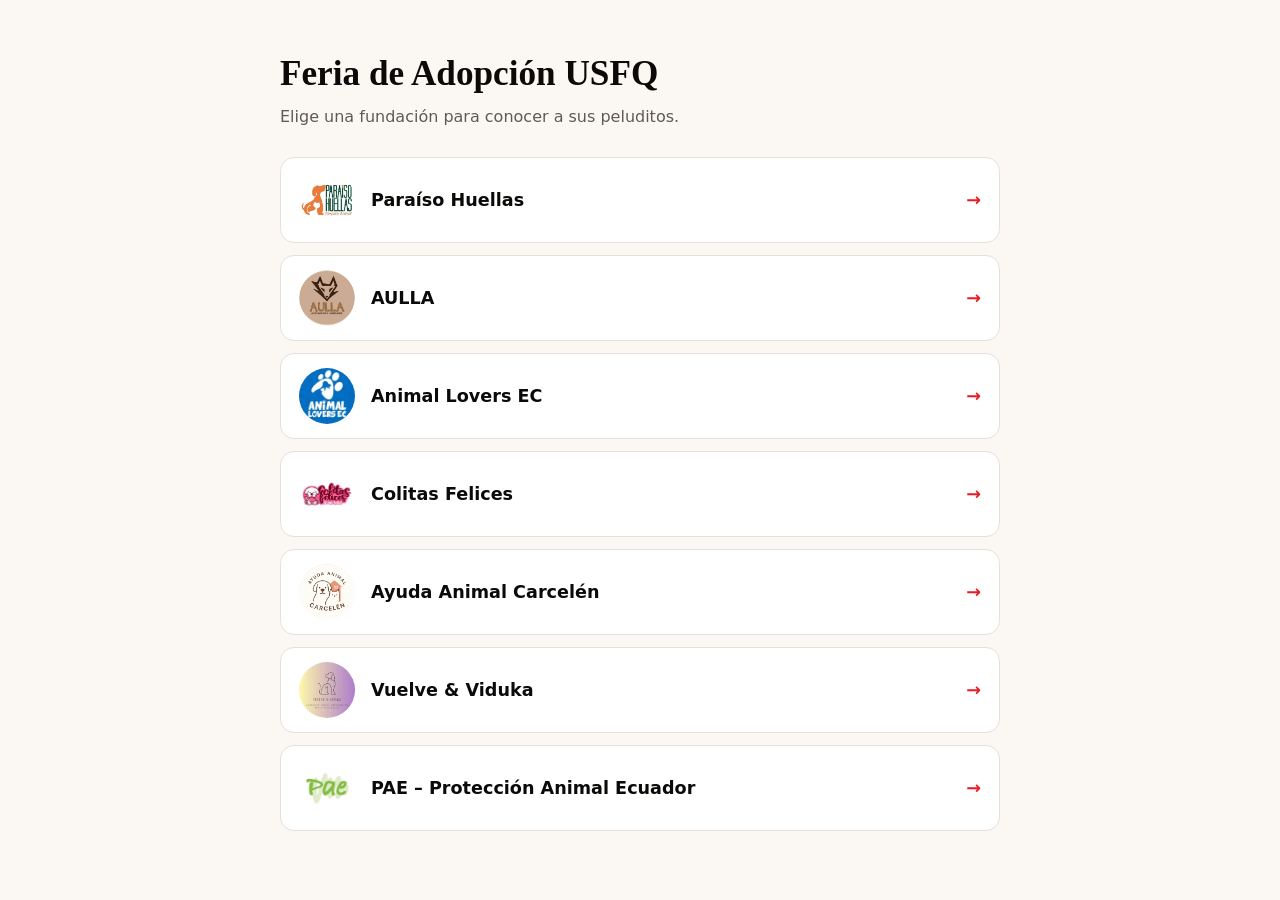
<file: index.html>
<!doctype html>
<html lang="es">
  <head>
    <meta charset="utf-8" />
    <meta name="viewport" content="width=device-width, initial-scale=1" />
    <title>Feria de Adopción USFQ</title>
    <meta name="description" content="Conoce a los peluditos de las fundaciones de la Feria de Adopción USFQ." />
    <style>
      :root { --ink: #0b0a09; --cream: #fbf8f4; --line: #e6e0d8; --muted: #5f5a54; --red: #e71d26; }
      * { box-sizing: border-box; }
      body { margin: 0; background: var(--cream); color: var(--ink);
        font-family: system-ui, -apple-system, "Segoe UI", Roboto, Helvetica, Arial, sans-serif; line-height: 1.5; }
      main { width: min(720px, 100% - 32px); margin: 0 auto; padding: 48px 0; }
      h1 { font-family: "Libre Baskerville", Georgia, serif; font-size: clamp(1.6rem, 5vw, 2.2rem); margin: 0 0 4px; }
      p { margin: 0 0 28px; color: var(--muted); }
      ul { list-style: none; margin: 0; padding: 0; display: grid; gap: 12px; }
      a { display: flex; align-items: center; gap: 16px; padding: 14px 18px; background: #fff;
        border: 1px solid var(--line); border-radius: 14px; color: inherit; text-decoration: none; font-weight: 600; font-size: 1.1rem; }
      a:hover, a:focus-visible { border-color: var(--red); }
      a img { width: 56px; height: 56px; border-radius: 50%; object-fit: cover; flex: none; }
      a span { margin-left: auto; color: var(--red); }
    </style>
  </head>
  <body>
    <main>
      <h1>Feria de Adopción USFQ</h1>
      <p>Elige una fundación para conocer a sus peluditos.</p>
      <ul>
        <li><a href="paraiso-huellas/index.html"><img src="paraiso-huellas/img/logo.webp" alt="" />Paraíso Huellas<span>→</span></a></li>
        <li><a href="aulla/index.html"><img src="aulla/img/logo.webp" alt="" />AULLA<span>→</span></a></li>
        <li><a href="animal-lovers/index.html"><img src="animal-lovers/img/logo.webp" alt="" />Animal Lovers EC<span>→</span></a></li>
        <li><a href="colitas-felices/index.html"><img src="colitas-felices/img/logo.webp" alt="" />Colitas Felices<span>→</span></a></li>
        <li><a href="ayuda-animal-carcelen/index.html"><img src="ayuda-animal-carcelen/img/logo.webp" alt="" />Ayuda Animal Carcelén<span>→</span></a></li>
        <li><a href="vuelve-y-viduka/index.html"><img src="vuelve-y-viduka/img/logo.webp" alt="" />Vuelve &amp; Viduka<span>→</span></a></li>
        <li><a href="pae/index.html"><img src="pae/img/logo.webp" alt="" />PAE – Protección Animal Ecuador<span>→</span></a></li>
      </ul>
    </main>
  </body>
</html>
</file>
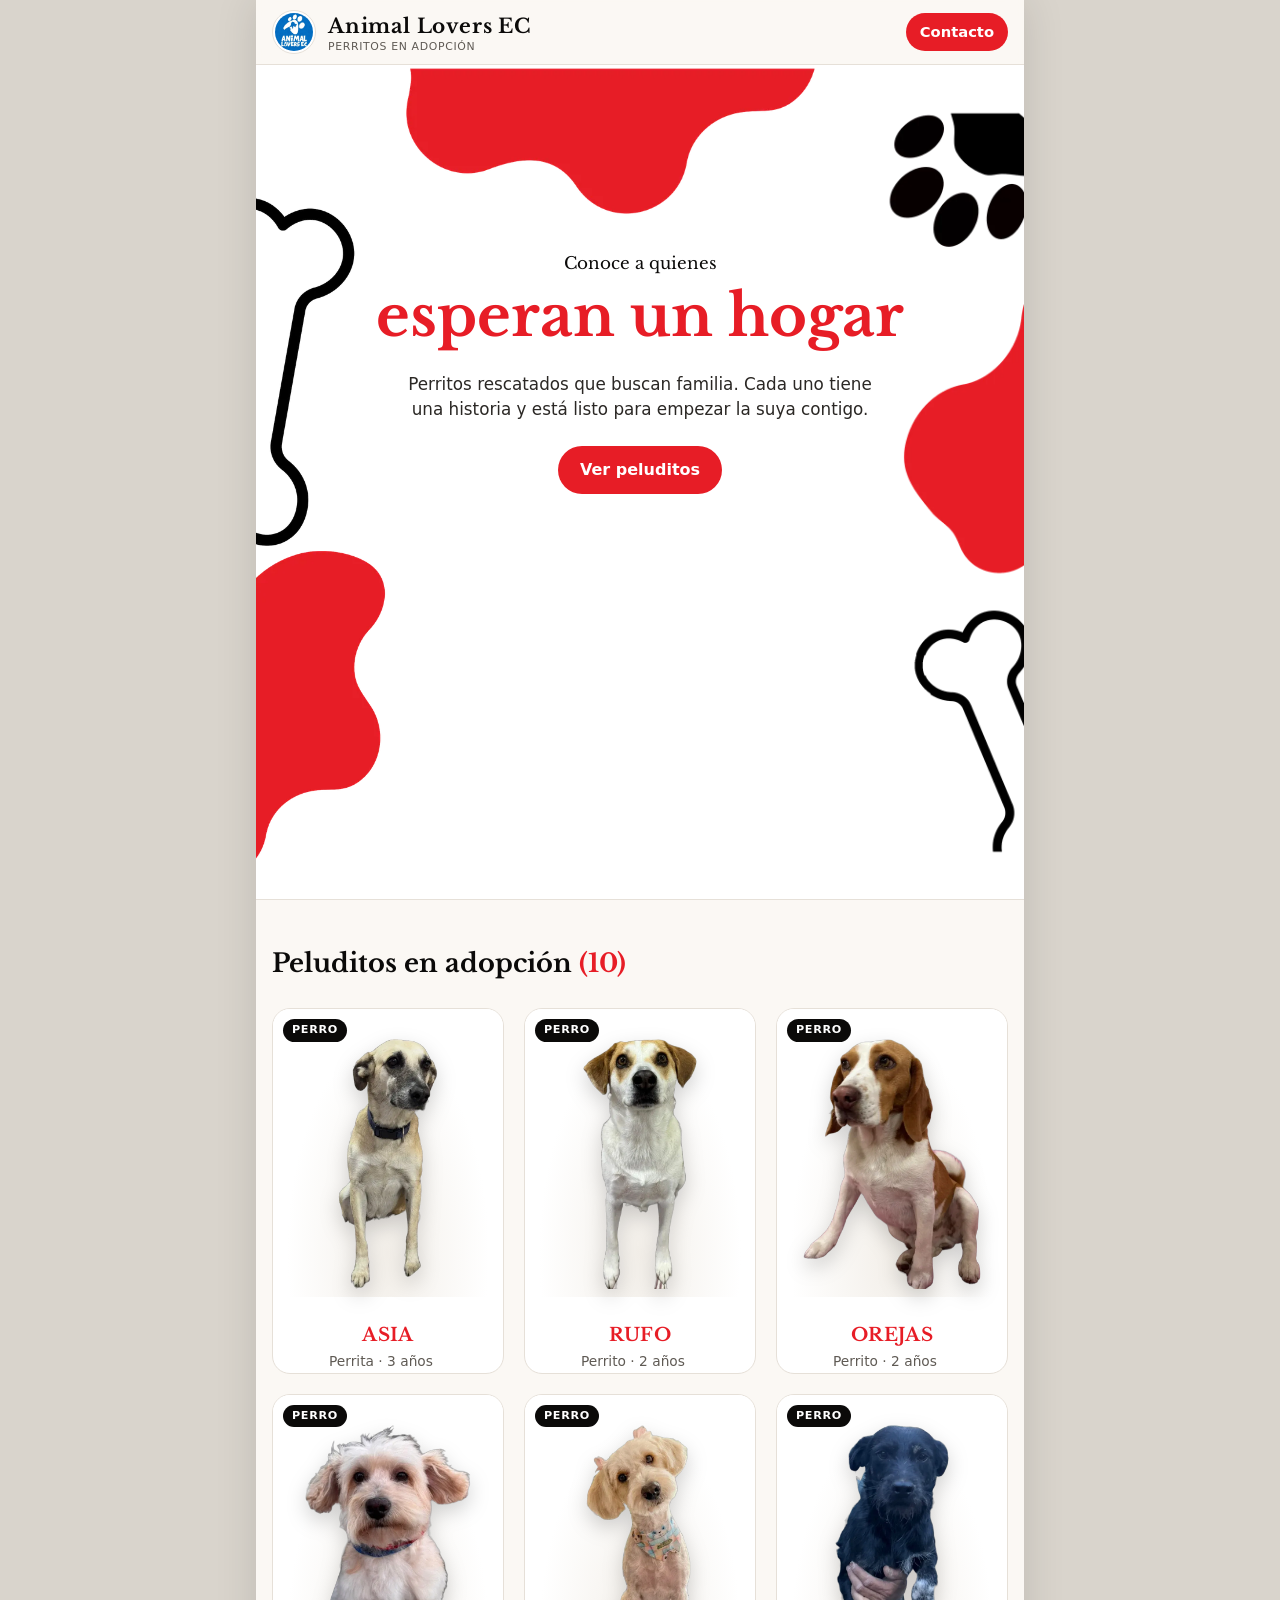
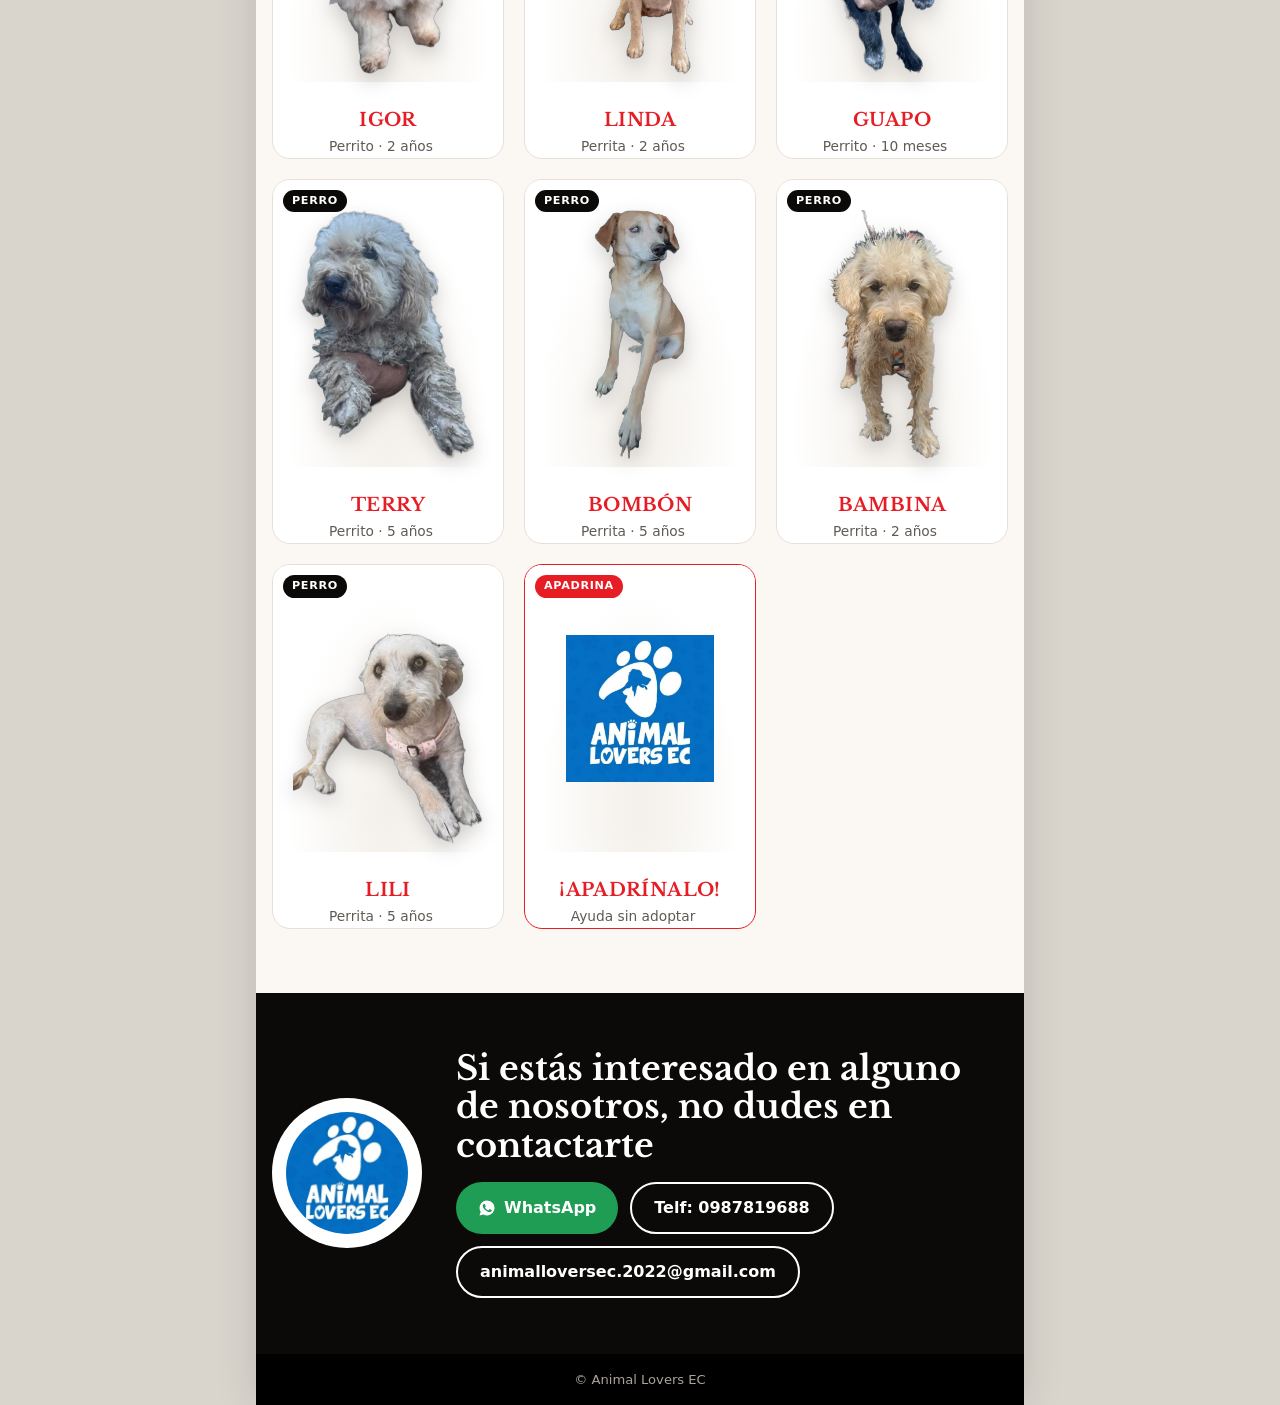
<file: animal-lovers/index.html>
<!doctype html>
<html lang="es">
  <head>
    <meta charset="utf-8" />
    <meta name="viewport" content="width=device-width, initial-scale=1" />
    <title>Animal Lovers EC · Catálogo de adopción</title>
    <meta
      name="description"
      content="Conoce a los perritos de Animal Lovers EC que esperan un hogar. Ven a la feria de adopción."
    />
    <link rel="icon" href="img/logo.webp" type="image/webp" />
    <link rel="preconnect" href="https://fonts.googleapis.com" />
    <link rel="preconnect" href="https://fonts.gstatic.com" crossorigin />
    <link
      href="https://fonts.googleapis.com/css2?family=Libre+Baskerville:wght@400;700&display=swap"
      rel="stylesheet"
    />
    <link rel="stylesheet" href="../comun/css/styles.css" />
  </head>
  <body>
    <header class="top">
      <div class="wrap">
        <a class="brand" href="#inicio" aria-label="Animal Lovers EC, inicio">
          <img src="img/logo.webp" alt="" width="44" height="44" />
          <span><b>Animal Lovers EC</b><small>Perritos en adopción</small></span>
        </a>
        <nav aria-label="Principal">
          <a class="cta" href="#contacto">Contacto</a>
        </nav>
      </div>
    </header>

    <main id="inicio">
      <section class="hero">
        <img
          class="deco d-left"
          src="../comun/img/capas/perros_1_izquierda.webp"
          alt=""
        />
        <img
          class="deco d-right"
          src="../comun/img/capas/perros_3_derecha.webp"
          alt=""
        />
        <img
          class="deco d-top"
          src="../comun/img/capas/perros_2_centro_superior.webp"
          alt=""
        />
        <div class="wrap">
          <div class="inner">
            <p class="kicker">Conoce a quienes</p>
            <h1>esperan un hogar</h1>
            <p class="lead">
              Perritos rescatados que buscan familia. Cada uno tiene una
              historia y está listo para empezar la suya contigo.
            </p>
            <a class="btn" href="#peluditos">Ver peluditos</a>
          </div>
        </div>
      </section>

      <section class="catalog" id="peluditos" aria-labelledby="t-masc">
        <div class="wrap">
          <div class="bar">
            <h2 id="t-masc">Peluditos en adopción <span id="count"></span></h2>
          </div>
          <ul class="grid" id="grid"></ul>
          <p class="empty" id="empty">
            Estamos actualizando las fichas. Escríbenos para conocer los
            peluditos disponibles.
          </p>
        </div>
      </section>
    </main>

    <section class="contact" id="contacto">
      <div class="wrap">
        <img
          src="img/logo.webp"
          alt="Logo de Animal Lovers EC"
          width="150"
          height="150"
          loading="lazy"
        />
        <div>
          <h2>
            Si estás interesado en alguno de nosotros, no dudes en contactarte
          </h2>
          <div class="row">
            <a
              class="btn wa"
              id="wa-main"
              href="#"
              target="_blank"
              rel="noopener"
              ><svg viewBox="0 0 24 24" aria-hidden="true">
                <path
                  d="M12.04 2a9.9 9.9 0 0 0-8.5 14.95L2 22l5.2-1.5A9.9 9.9 0 1 0 12.04 2Zm5.8 14.05c-.25.7-1.45 1.33-2 1.4-.5.07-1.13.1-1.8-.12-.42-.13-.95-.31-1.63-.6-2.87-1.24-4.74-4.13-4.88-4.32-.14-.19-1.17-1.56-1.17-2.97 0-1.42.74-2.12 1-2.4.27-.3.58-.37.78-.37h.56c.18 0 .43-.07.67.52.25.6.85 2.07.92 2.22.08.15.13.33.03.52-.1.2-.15.31-.3.48l-.45.52c-.15.15-.3.31-.13.6.18.3.78 1.28 1.67 2.07 1.14 1.02 2.1 1.33 2.4 1.48.3.15.47.13.65-.08.18-.2.75-.88.95-1.18.2-.3.4-.25.67-.15.27.1 1.73.82 2.03.97.3.15.5.22.57.35.08.12.08.72-.17 1.42Z"
                /></svg
              >WhatsApp</a
            >
            <a class="btn ghost" href="tel:+593987819688">Telf: 0987819688</a>
            <a class="btn ghost" href="mailto:animalloversec.2022@gmail.com"
              >animalloversec.2022@gmail.com</a
            >
          </div>
        </div>
      </div>
    </section>
    <footer>© Animal Lovers EC</footer>

    <!-- Tablet y escritorio (≥ 768 px): modal de una ficha -->
    <dialog id="dlgm" aria-label="Ficha del peludito">
      <div class="sheet" id="sheet">
        <div class="panel">
          <button class="m-close" id="m-close" aria-label="Cerrar">×</button>
          <div id="mficha"></div>
          <aside class="info">
            <p class="eyebrow" id="i-eyebrow">Perro en adopción</p>
            <h3 id="i-name"></h3>
            <div class="chips" id="i-chips"></div>
            <p class="note" id="i-text"></p>
            <p class="note">Escríbenos y coordinamos la adopción.</p>
            <div class="actions">
              <a
                class="btn wa"
                id="i-wa"
                href="#"
                target="_blank"
                rel="noopener"
                ><svg viewBox="0 0 24 24" aria-hidden="true">
                  <path
                    d="M12.04 2a9.9 9.9 0 0 0-8.5 14.95L2 22l5.2-1.5A9.9 9.9 0 1 0 12.04 2Zm5.8 14.05c-.25.7-1.45 1.33-2 1.4-.5.07-1.13.1-1.8-.12-.42-.13-.95-.31-1.63-.6-2.87-1.24-4.74-4.13-4.88-4.32-.14-.19-1.17-1.56-1.17-2.97 0-1.42.74-2.12 1-2.4.27-.3.58-.37.78-.37h.56c.18 0 .43-.07.67.52.25.6.85 2.07.92 2.22.08.15.13.33.03.52-.1.2-.15.31-.3.48l-.45.52c-.15.15-.3.31-.13.6.18.3.78 1.28 1.67 2.07 1.14 1.02 2.1 1.33 2.4 1.48.3.15.47.13.65-.08.18-.2.75-.88.95-1.18.2-.3.4-.25.67-.15.27.1 1.73.82 2.03.97.3.15.5.22.57.35.08.12.08.72-.17 1.42Z"
                  /></svg
                ><span>Quiero adoptar</span></a
              >
              <a class="btn dark" href="tel:+593987819688"
                >Llamar · 0987819688</a
              >
              <a class="btn ghost" id="i-mail" href="#">Escribir por correo</a>
            </div>
            <div class="navrow">
              <button class="btn ghost" id="prev">← Anterior</button>
              <button class="btn ghost" id="next">Siguiente →</button>
            </div>
          </aside>
        </div>
      </div>
    </dialog>

    <!-- Móvil (< 768 px): todas las fichas en un solo scroll -->
    <dialog id="dlg" aria-label="Fichas de adopción">
      <span class="counter" id="counter" aria-live="polite"></span>
      <button class="close" id="close" aria-label="Volver al catálogo">
        ×
      </button>
      <div class="feed" id="feed"></div>
      <div class="adoptbar">
        <p class="who" style="margin: 0">Adopta a <span id="b-name"></span></p>
        <a class="btn wa" id="b-wa" href="#" target="_blank" rel="noopener"
          ><svg viewBox="0 0 24 24" aria-hidden="true">
            <path
              d="M12.04 2a9.9 9.9 0 0 0-8.5 14.95L2 22l5.2-1.5A9.9 9.9 0 1 0 12.04 2Zm5.8 14.05c-.25.7-1.45 1.33-2 1.4-.5.07-1.13.1-1.8-.12-.42-.13-.95-.31-1.63-.6-2.87-1.24-4.74-4.13-4.88-4.32-.14-.19-1.17-1.56-1.17-2.97 0-1.42.74-2.12 1-2.4.27-.3.58-.37.78-.37h.56c.18 0 .43-.07.67.52.25.6.85 2.07.92 2.22.08.15.13.33.03.52-.1.2-.15.31-.3.48l-.45.52c-.15.15-.3.31-.13.6.18.3.78 1.28 1.67 2.07 1.14 1.02 2.1 1.33 2.4 1.48.3.15.47.13.65-.08.18-.2.75-.88.95-1.18.2-.3.4-.25.67-.15.27.1 1.73.82 2.03.97.3.15.5.22.57.35.08.12.08.72-.17 1.42Z"
            /></svg
          ><span>Quiero adoptar</span></a
        >
        <a class="btn ghost" href="tel:+593987819688"
          ><span>Llamar<span class="hide-sm"> · 0987819688</span></span></a
        >
        <a class="btn ghost" id="b-mail" href="#">Correo</a>
      </div>
    </dialog>

    <script src="js/pets.js"></script>
    <script src="../comun/js/app.js"></script>
  </body>
</html>
</file>
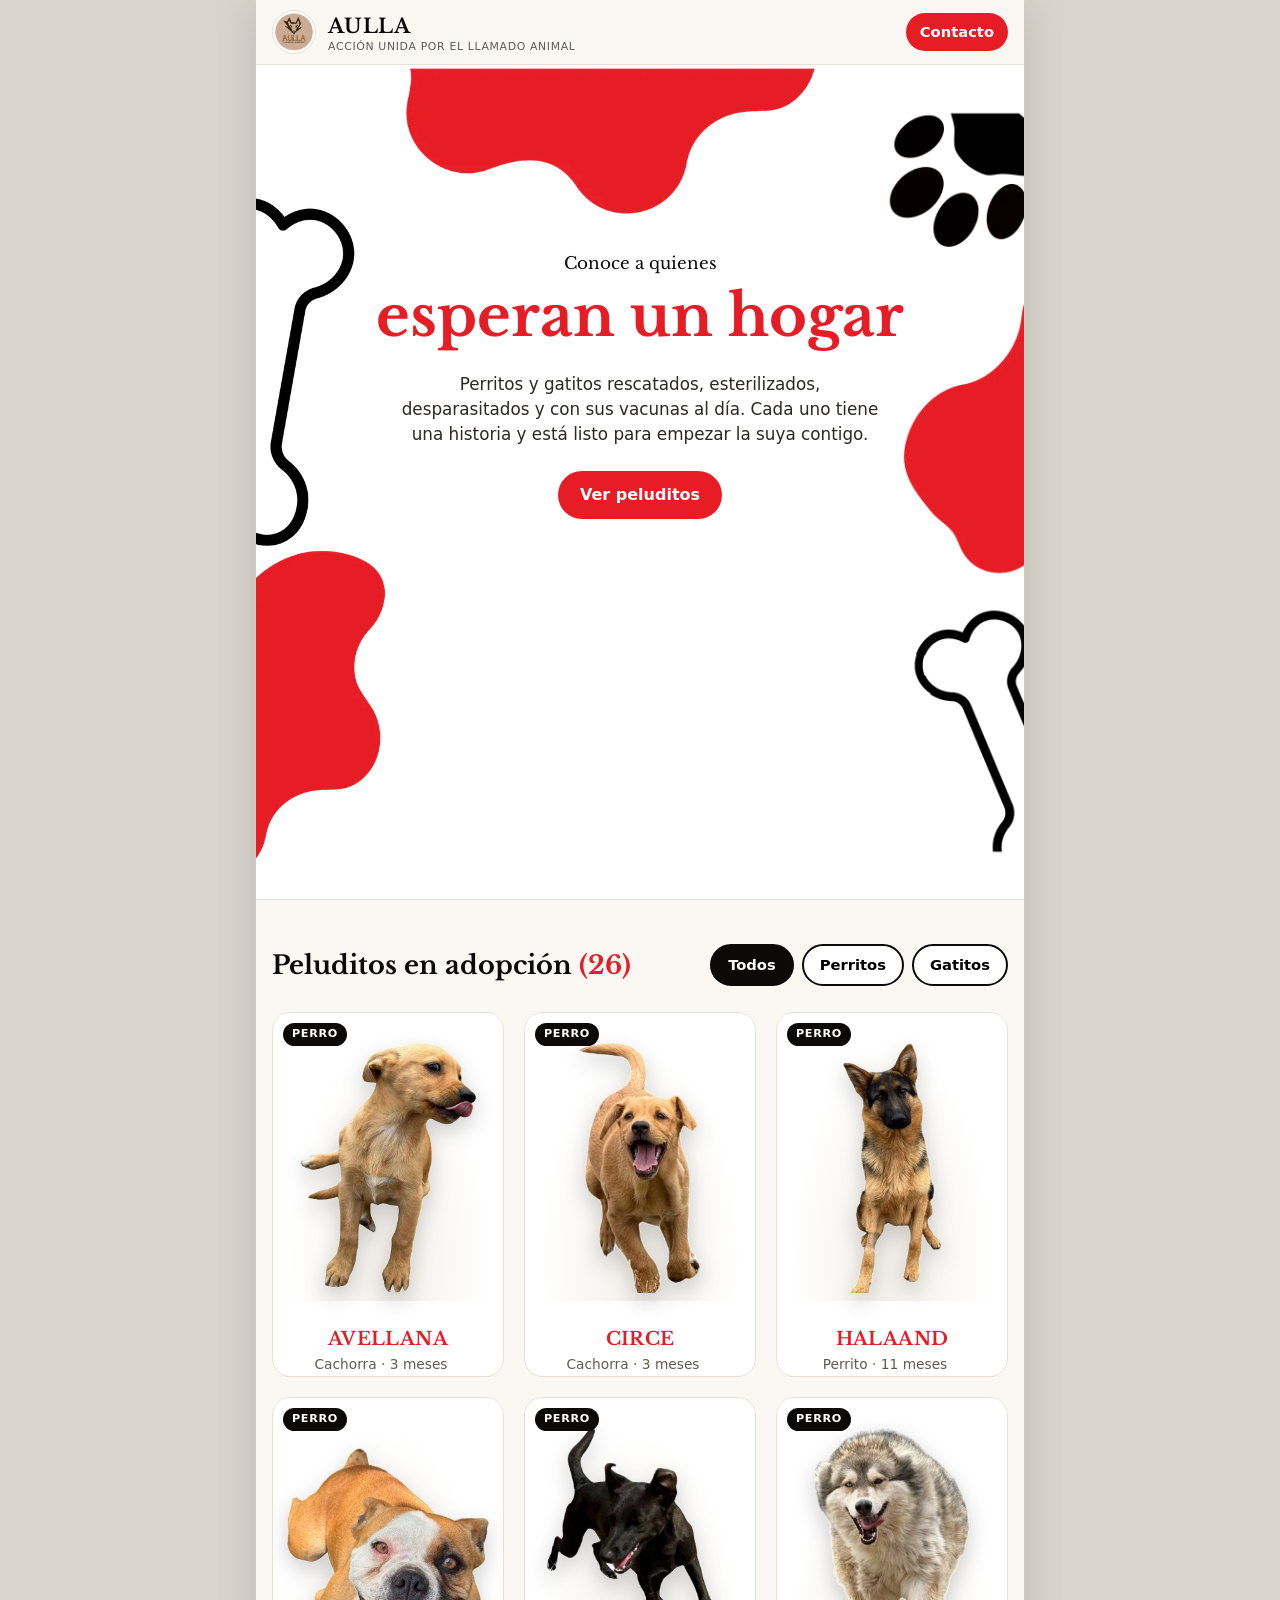
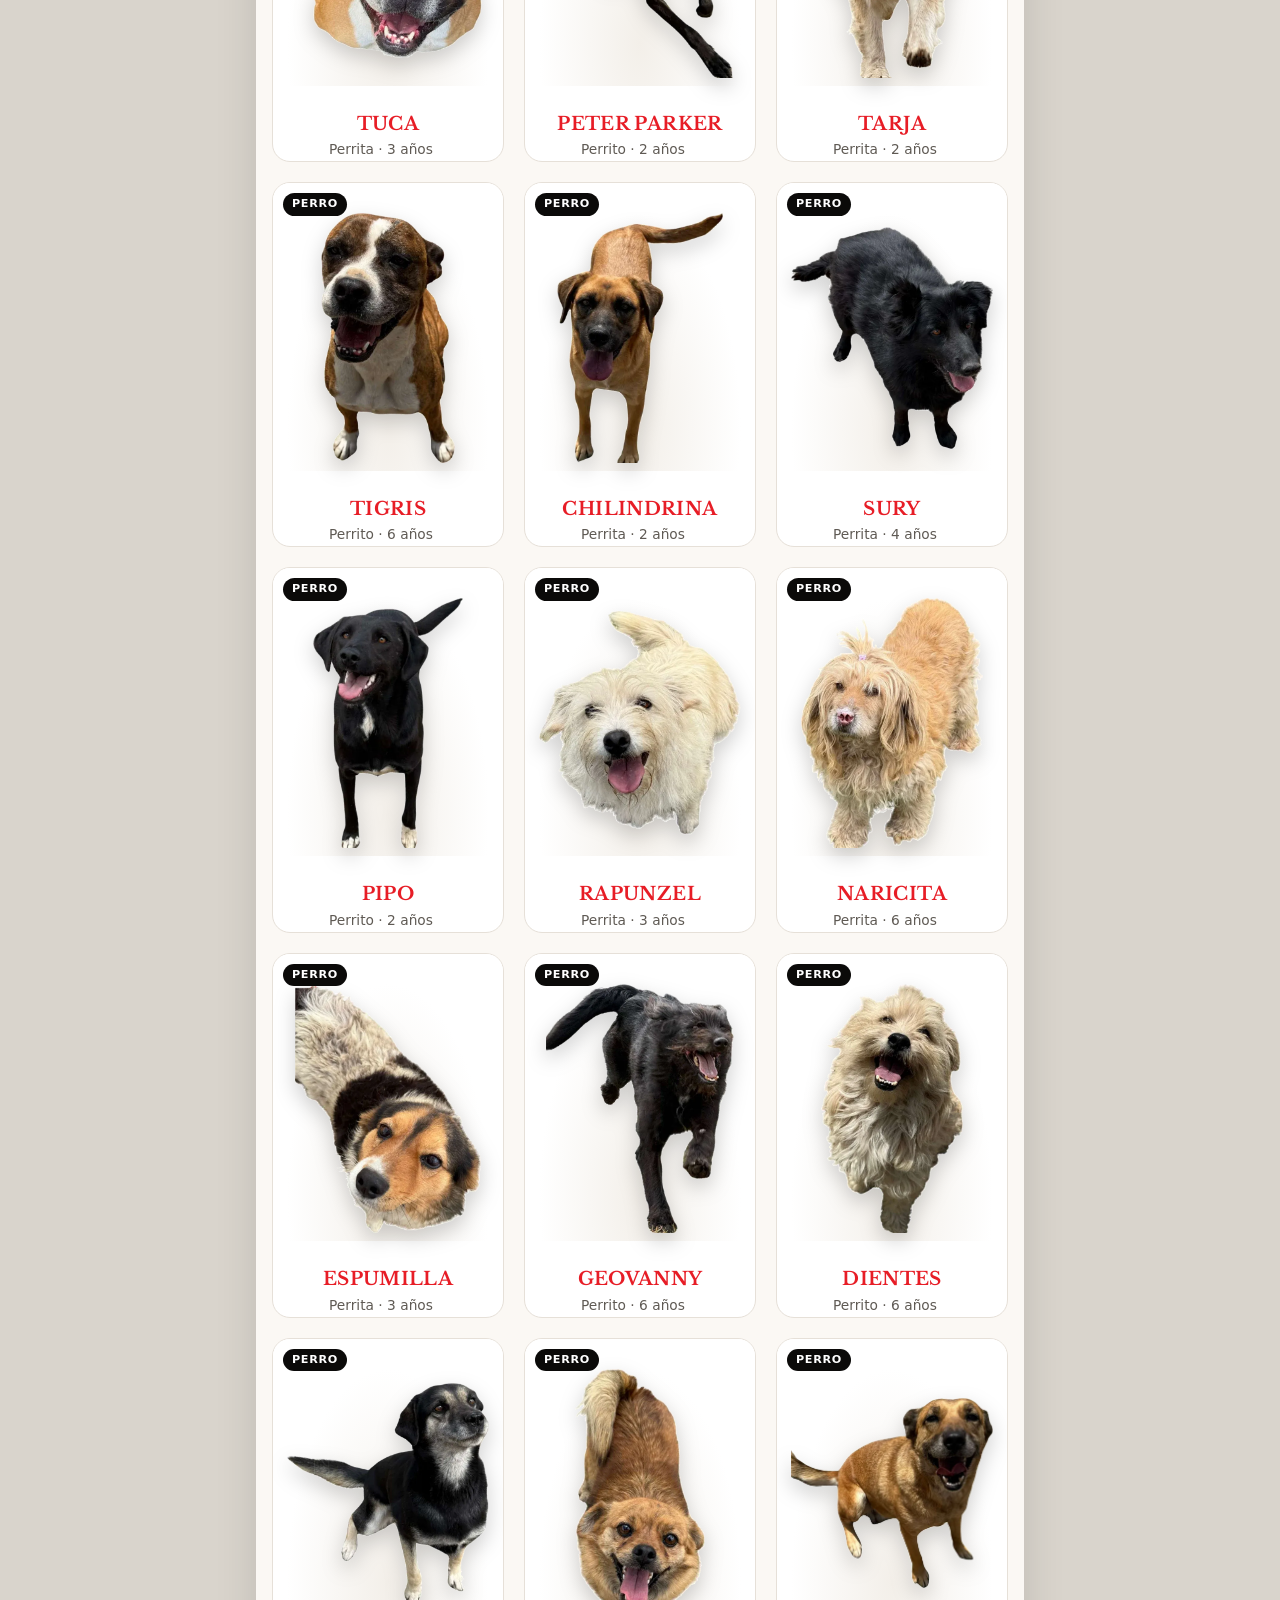
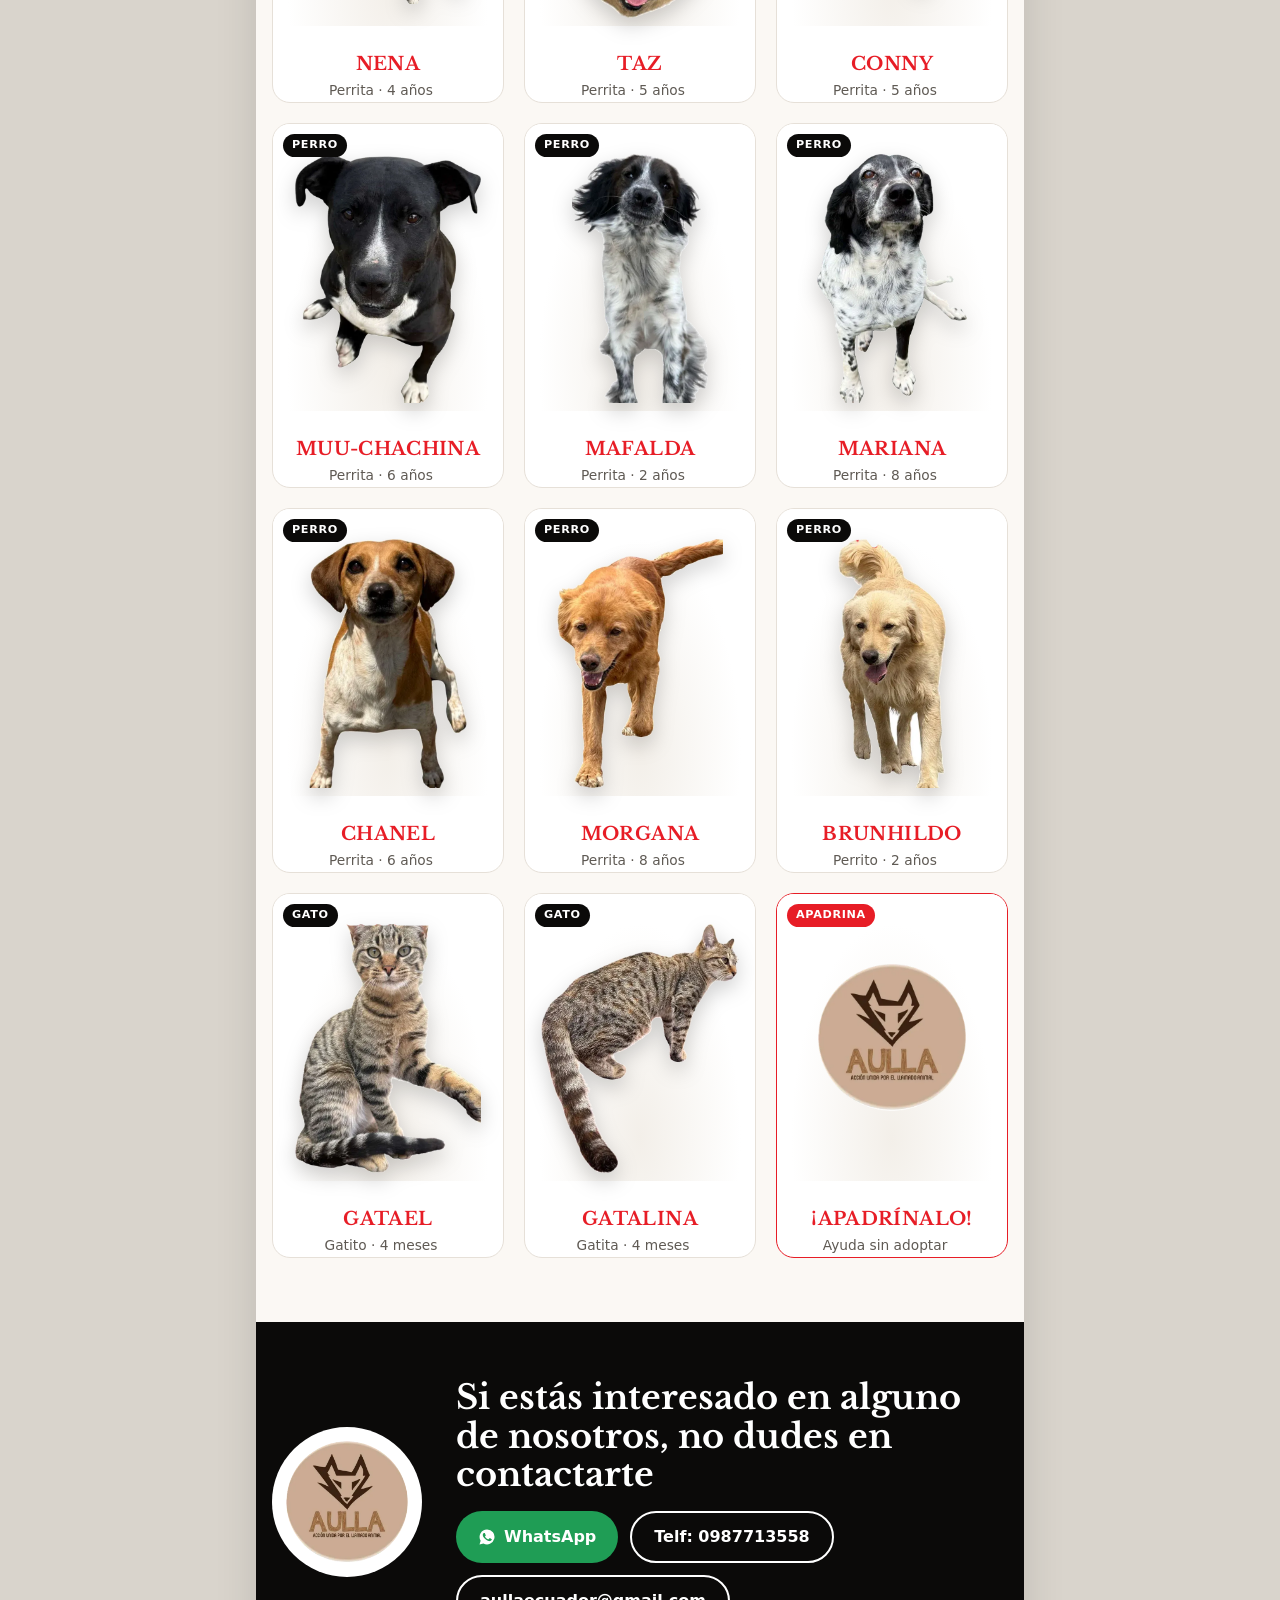
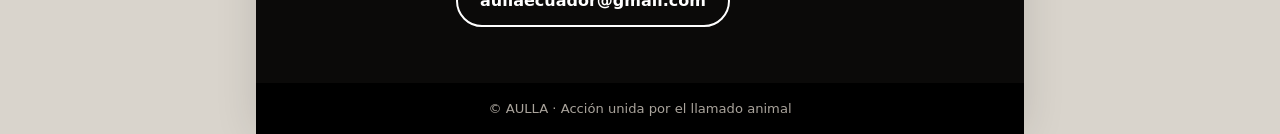
<file: aulla/index.html>
<!doctype html>
<html lang="es">
  <head>
    <meta charset="utf-8" />
    <meta name="viewport" content="width=device-width, initial-scale=1" />
    <title>AULLA · Catálogo de adopción</title>
    <meta
      name="description"
      content="Conoce a los perritos y gatitos de AULLA (Acción unida por el llamado animal) que esperan un hogar. Ven a la feria de adopción."
    />
    <link rel="icon" href="img/logo.webp" type="image/webp" />
    <link rel="preconnect" href="https://fonts.googleapis.com" />
    <link rel="preconnect" href="https://fonts.gstatic.com" crossorigin />
    <link
      href="https://fonts.googleapis.com/css2?family=Libre+Baskerville:wght@400;700&display=swap"
      rel="stylesheet"
    />
    <link rel="stylesheet" href="../comun/css/styles.css" />
  </head>
  <body>
    <header class="top">
      <div class="wrap">
        <a class="brand" href="#inicio" aria-label="AULLA, inicio">
          <img src="img/logo.webp" alt="" width="44" height="44" />
          <span><b>AULLA</b><small>Acción unida por el llamado animal</small></span>
        </a>
        <nav aria-label="Principal">
          <a class="cta" href="#contacto">Contacto</a>
        </nav>
      </div>
    </header>

    <main id="inicio">
      <section class="hero">
        <img
          class="deco d-left"
          src="../comun/img/capas/perros_1_izquierda.webp"
          alt=""
        />
        <img
          class="deco d-right"
          src="../comun/img/capas/perros_3_derecha.webp"
          alt=""
        />
        <img
          class="deco d-top"
          src="../comun/img/capas/perros_2_centro_superior.webp"
          alt=""
        />
        <div class="wrap">
          <div class="inner">
            <p class="kicker">Conoce a quienes</p>
            <h1>esperan un hogar</h1>
            <p class="lead">
              Perritos y gatitos rescatados, esterilizados, desparasitados y con sus vacunas al día. Cada uno tiene una historia y está listo para empezar la suya contigo.
            </p>
            <a class="btn" href="#peluditos">Ver peluditos</a>
          </div>
        </div>
      </section>

      <section class="catalog" id="peluditos" aria-labelledby="t-masc">
        <div class="wrap">
          <div class="bar">
            <h2 id="t-masc">Peluditos en adopción <span id="count"></span></h2>
            <div class="pills" role="group" aria-label="Filtrar por especie">
              <button class="pill" data-f="todos" aria-pressed="true">Todos</button>
              <button class="pill" data-f="perro" aria-pressed="false">Perritos</button>
              <button class="pill" data-f="gato" aria-pressed="false">Gatitos</button>
            </div>
          </div>
          <ul class="grid" id="grid"></ul>
          <p class="empty" id="empty">
            Estamos actualizando las fichas. Escríbenos para conocer los
            peluditos disponibles.
          </p>
        </div>
      </section>
    </main>

    <section class="contact" id="contacto">
      <div class="wrap">
        <img
          src="img/logo.webp"
          alt="Logo de AULLA"
          width="150"
          height="150"
          loading="lazy"
        />
        <div>
          <h2>
            Si estás interesado en alguno de nosotros, no dudes en contactarte
          </h2>
          <div class="row">
            <a
              class="btn wa"
              id="wa-main"
              href="#"
              target="_blank"
              rel="noopener"
              ><svg viewBox="0 0 24 24" aria-hidden="true">
                <path
                  d="M12.04 2a9.9 9.9 0 0 0-8.5 14.95L2 22l5.2-1.5A9.9 9.9 0 1 0 12.04 2Zm5.8 14.05c-.25.7-1.45 1.33-2 1.4-.5.07-1.13.1-1.8-.12-.42-.13-.95-.31-1.63-.6-2.87-1.24-4.74-4.13-4.88-4.32-.14-.19-1.17-1.56-1.17-2.97 0-1.42.74-2.12 1-2.4.27-.3.58-.37.78-.37h.56c.18 0 .43-.07.67.52.25.6.85 2.07.92 2.22.08.15.13.33.03.52-.1.2-.15.31-.3.48l-.45.52c-.15.15-.3.31-.13.6.18.3.78 1.28 1.67 2.07 1.14 1.02 2.1 1.33 2.4 1.48.3.15.47.13.65-.08.18-.2.75-.88.95-1.18.2-.3.4-.25.67-.15.27.1 1.73.82 2.03.97.3.15.5.22.57.35.08.12.08.72-.17 1.42Z"
                /></svg
              >WhatsApp</a
            >
            <a class="btn ghost" href="tel:+593987713558">Telf: 0987713558</a>
            <a class="btn ghost" href="mailto:aullaecuador@gmail.com"
              >aullaecuador@gmail.com</a
            >
          </div>
        </div>
      </div>
    </section>
    <footer>© AULLA · Acción unida por el llamado animal</footer>

    <!-- Tablet y escritorio (≥ 768 px): modal de una ficha -->
    <dialog id="dlgm" aria-label="Ficha del peludito">
      <div class="sheet" id="sheet">
        <div class="panel">
          <button class="m-close" id="m-close" aria-label="Cerrar">×</button>
          <div id="mficha"></div>
          <aside class="info">
            <p class="eyebrow" id="i-eyebrow">Perro en adopción</p>
            <h3 id="i-name"></h3>
            <div class="chips" id="i-chips"></div>
            <p class="note" id="i-text"></p>
            <p class="note">Escríbenos y coordinamos la adopción.</p>
            <div class="actions">
              <a
                class="btn wa"
                id="i-wa"
                href="#"
                target="_blank"
                rel="noopener"
                ><svg viewBox="0 0 24 24" aria-hidden="true">
                  <path
                    d="M12.04 2a9.9 9.9 0 0 0-8.5 14.95L2 22l5.2-1.5A9.9 9.9 0 1 0 12.04 2Zm5.8 14.05c-.25.7-1.45 1.33-2 1.4-.5.07-1.13.1-1.8-.12-.42-.13-.95-.31-1.63-.6-2.87-1.24-4.74-4.13-4.88-4.32-.14-.19-1.17-1.56-1.17-2.97 0-1.42.74-2.12 1-2.4.27-.3.58-.37.78-.37h.56c.18 0 .43-.07.67.52.25.6.85 2.07.92 2.22.08.15.13.33.03.52-.1.2-.15.31-.3.48l-.45.52c-.15.15-.3.31-.13.6.18.3.78 1.28 1.67 2.07 1.14 1.02 2.1 1.33 2.4 1.48.3.15.47.13.65-.08.18-.2.75-.88.95-1.18.2-.3.4-.25.67-.15.27.1 1.73.82 2.03.97.3.15.5.22.57.35.08.12.08.72-.17 1.42Z"
                  /></svg
                ><span>Quiero adoptar</span></a
              >
              <a class="btn dark" href="tel:+593987713558"
                >Llamar · 0987713558</a
              >
              <a class="btn ghost" id="i-mail" href="#">Escribir por correo</a>
            </div>
            <div class="navrow">
              <button class="btn ghost" id="prev">← Anterior</button>
              <button class="btn ghost" id="next">Siguiente →</button>
            </div>
          </aside>
        </div>
      </div>
    </dialog>

    <!-- Móvil (< 768 px): todas las fichas en un solo scroll -->
    <dialog id="dlg" aria-label="Fichas de adopción">
      <span class="counter" id="counter" aria-live="polite"></span>
      <button class="close" id="close" aria-label="Volver al catálogo">
        ×
      </button>
      <div class="feed" id="feed"></div>
      <div class="adoptbar">
        <p class="who" style="margin: 0">Adopta a <span id="b-name"></span></p>
        <a class="btn wa" id="b-wa" href="#" target="_blank" rel="noopener"
          ><svg viewBox="0 0 24 24" aria-hidden="true">
            <path
              d="M12.04 2a9.9 9.9 0 0 0-8.5 14.95L2 22l5.2-1.5A9.9 9.9 0 1 0 12.04 2Zm5.8 14.05c-.25.7-1.45 1.33-2 1.4-.5.07-1.13.1-1.8-.12-.42-.13-.95-.31-1.63-.6-2.87-1.24-4.74-4.13-4.88-4.32-.14-.19-1.17-1.56-1.17-2.97 0-1.42.74-2.12 1-2.4.27-.3.58-.37.78-.37h.56c.18 0 .43-.07.67.52.25.6.85 2.07.92 2.22.08.15.13.33.03.52-.1.2-.15.31-.3.48l-.45.52c-.15.15-.3.31-.13.6.18.3.78 1.28 1.67 2.07 1.14 1.02 2.1 1.33 2.4 1.48.3.15.47.13.65-.08.18-.2.75-.88.95-1.18.2-.3.4-.25.67-.15.27.1 1.73.82 2.03.97.3.15.5.22.57.35.08.12.08.72-.17 1.42Z"
            /></svg
          ><span>Quiero adoptar</span></a
        >
        <a class="btn ghost" href="tel:+593987713558"
          ><span>Llamar<span class="hide-sm"> · 0987713558</span></span></a
        >
        <a class="btn ghost" id="b-mail" href="#">Correo</a>
      </div>
    </dialog>

    <script src="js/pets.js"></script>
    <script src="../comun/js/app.js"></script>
  </body>
</html>
</file>
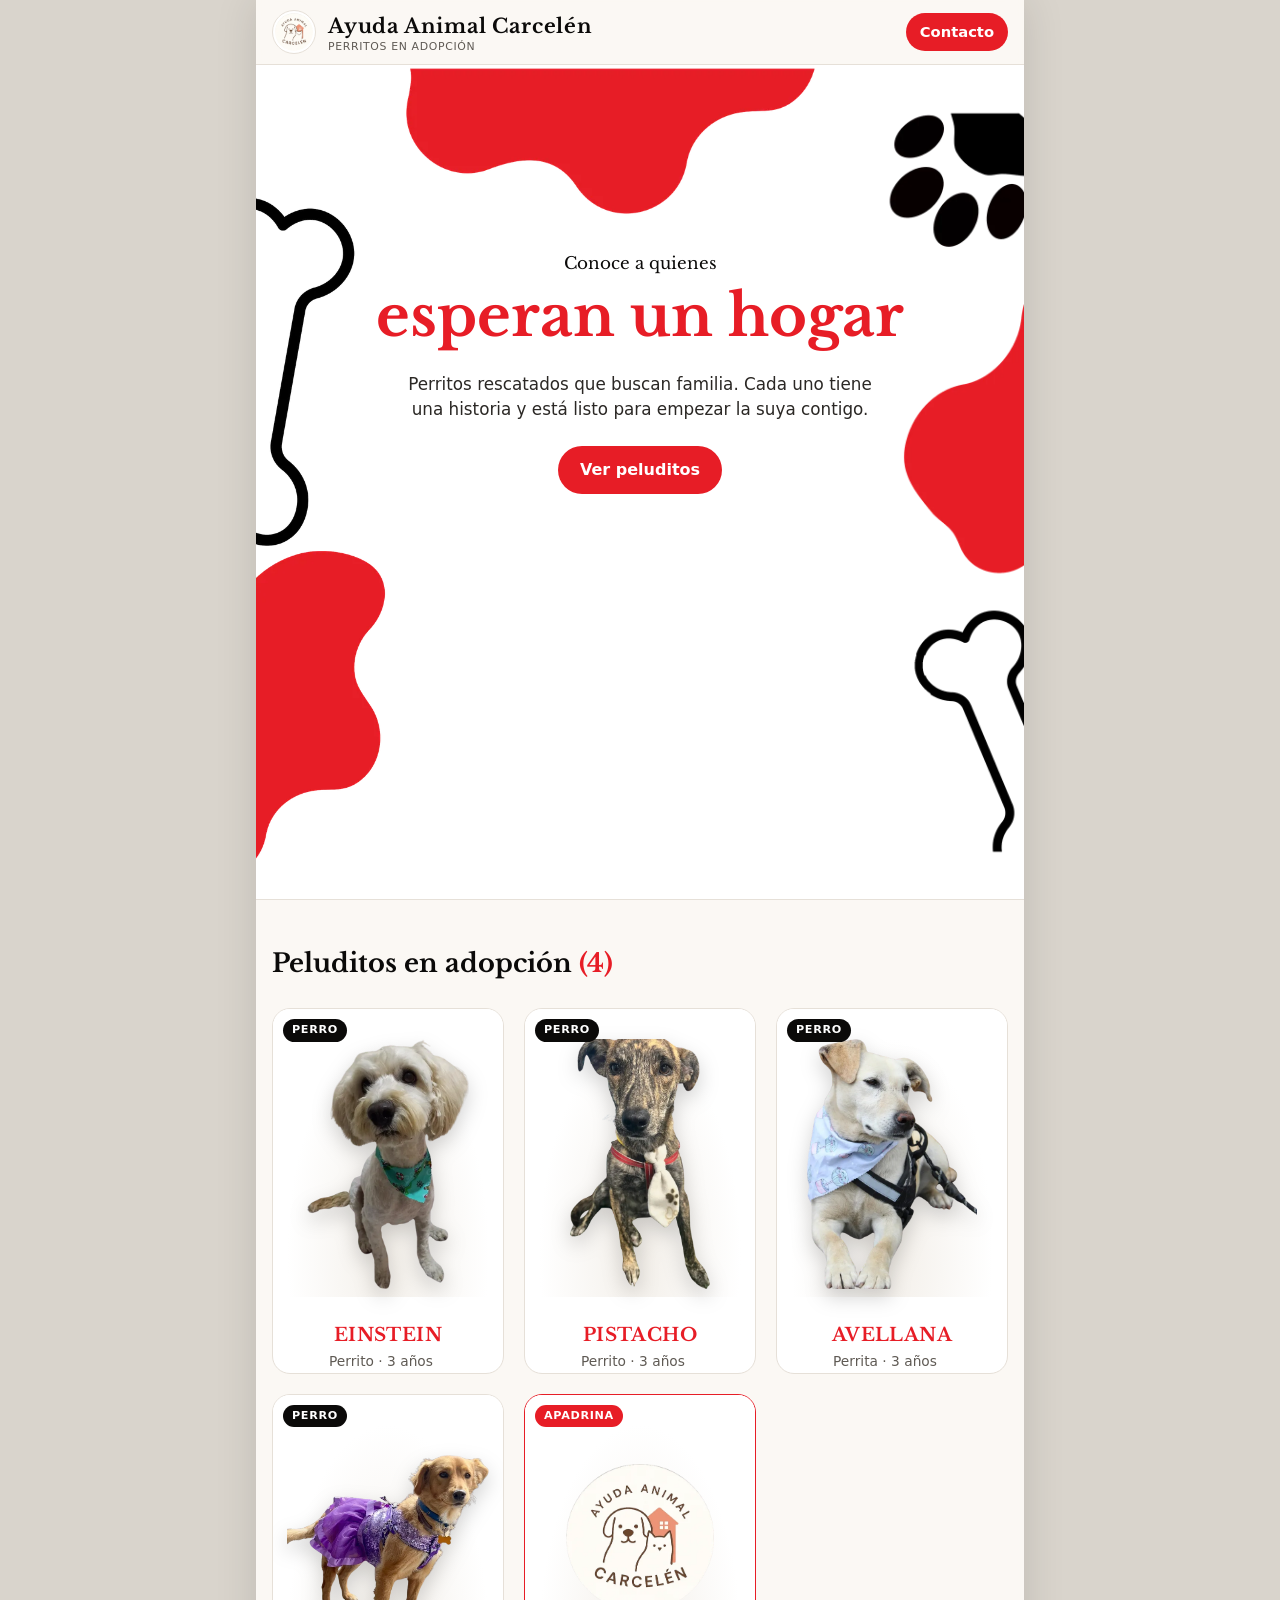
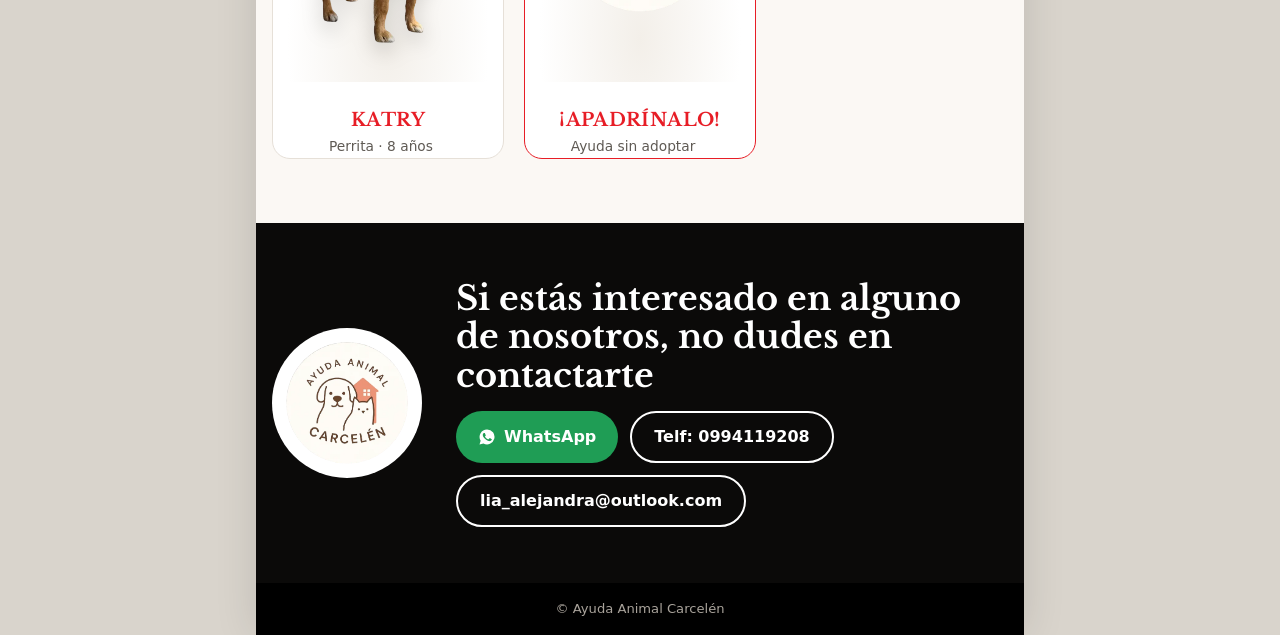
<file: ayuda-animal-carcelen/index.html>
<!doctype html>
<html lang="es">
  <head>
    <meta charset="utf-8" />
    <meta name="viewport" content="width=device-width, initial-scale=1" />
    <title>Ayuda Animal Carcelén · Catálogo de adopción</title>
    <meta
      name="description"
      content="Conoce a los perritos de Ayuda Animal Carcelén que esperan un hogar. Ven a la feria de adopción."
    />
    <link rel="icon" href="img/logo.webp" type="image/webp" />
    <link rel="preconnect" href="https://fonts.googleapis.com" />
    <link rel="preconnect" href="https://fonts.gstatic.com" crossorigin />
    <link
      href="https://fonts.googleapis.com/css2?family=Libre+Baskerville:wght@400;700&display=swap"
      rel="stylesheet"
    />
    <link rel="stylesheet" href="../comun/css/styles.css" />
  </head>
  <body>
    <header class="top">
      <div class="wrap">
        <a class="brand" href="#inicio" aria-label="Ayuda Animal Carcelén, inicio">
          <img src="img/logo.webp" alt="" width="44" height="44" />
          <span><b>Ayuda Animal Carcelén</b><small>Perritos en adopción</small></span>
        </a>
        <nav aria-label="Principal">
          <a class="cta" href="#contacto">Contacto</a>
        </nav>
      </div>
    </header>

    <main id="inicio">
      <section class="hero">
        <img
          class="deco d-left"
          src="../comun/img/capas/perros_1_izquierda.webp"
          alt=""
        />
        <img
          class="deco d-right"
          src="../comun/img/capas/perros_3_derecha.webp"
          alt=""
        />
        <img
          class="deco d-top"
          src="../comun/img/capas/perros_2_centro_superior.webp"
          alt=""
        />
        <div class="wrap">
          <div class="inner">
            <p class="kicker">Conoce a quienes</p>
            <h1>esperan un hogar</h1>
            <p class="lead">
              Perritos rescatados que buscan familia. Cada uno tiene una
              historia y está listo para empezar la suya contigo.
            </p>
            <a class="btn" href="#peluditos">Ver peluditos</a>
          </div>
        </div>
      </section>

      <section class="catalog" id="peluditos" aria-labelledby="t-masc">
        <div class="wrap">
          <div class="bar">
            <h2 id="t-masc">Peluditos en adopción <span id="count"></span></h2>
          </div>
          <ul class="grid" id="grid"></ul>
          <p class="empty" id="empty">
            Estamos actualizando las fichas. Escríbenos para conocer los
            peluditos disponibles.
          </p>
        </div>
      </section>
    </main>

    <section class="contact" id="contacto">
      <div class="wrap">
        <img
          src="img/logo.webp"
          alt="Logo de Ayuda Animal Carcelén"
          width="150"
          height="150"
          loading="lazy"
        />
        <div>
          <h2>
            Si estás interesado en alguno de nosotros, no dudes en contactarte
          </h2>
          <div class="row">
            <a
              class="btn wa"
              id="wa-main"
              href="#"
              target="_blank"
              rel="noopener"
              ><svg viewBox="0 0 24 24" aria-hidden="true">
                <path
                  d="M12.04 2a9.9 9.9 0 0 0-8.5 14.95L2 22l5.2-1.5A9.9 9.9 0 1 0 12.04 2Zm5.8 14.05c-.25.7-1.45 1.33-2 1.4-.5.07-1.13.1-1.8-.12-.42-.13-.95-.31-1.63-.6-2.87-1.24-4.74-4.13-4.88-4.32-.14-.19-1.17-1.56-1.17-2.97 0-1.42.74-2.12 1-2.4.27-.3.58-.37.78-.37h.56c.18 0 .43-.07.67.52.25.6.85 2.07.92 2.22.08.15.13.33.03.52-.1.2-.15.31-.3.48l-.45.52c-.15.15-.3.31-.13.6.18.3.78 1.28 1.67 2.07 1.14 1.02 2.1 1.33 2.4 1.48.3.15.47.13.65-.08.18-.2.75-.88.95-1.18.2-.3.4-.25.67-.15.27.1 1.73.82 2.03.97.3.15.5.22.57.35.08.12.08.72-.17 1.42Z"
                /></svg
              >WhatsApp</a
            >
            <a class="btn ghost" href="tel:+593994119208">Telf: 0994119208</a>
            <a class="btn ghost" href="mailto:lia_alejandra@outlook.com"
              >lia_alejandra@outlook.com</a
            >
          </div>
        </div>
      </div>
    </section>
    <footer>© Ayuda Animal Carcelén</footer>

    <!-- Tablet y escritorio (≥ 768 px): modal de una ficha -->
    <dialog id="dlgm" aria-label="Ficha del peludito">
      <div class="sheet" id="sheet">
        <div class="panel">
          <button class="m-close" id="m-close" aria-label="Cerrar">×</button>
          <div id="mficha"></div>
          <aside class="info">
            <p class="eyebrow" id="i-eyebrow">Perro en adopción</p>
            <h3 id="i-name"></h3>
            <div class="chips" id="i-chips"></div>
            <p class="note" id="i-text"></p>
            <p class="note">Escríbenos y coordinamos la adopción.</p>
            <div class="actions">
              <a
                class="btn wa"
                id="i-wa"
                href="#"
                target="_blank"
                rel="noopener"
                ><svg viewBox="0 0 24 24" aria-hidden="true">
                  <path
                    d="M12.04 2a9.9 9.9 0 0 0-8.5 14.95L2 22l5.2-1.5A9.9 9.9 0 1 0 12.04 2Zm5.8 14.05c-.25.7-1.45 1.33-2 1.4-.5.07-1.13.1-1.8-.12-.42-.13-.95-.31-1.63-.6-2.87-1.24-4.74-4.13-4.88-4.32-.14-.19-1.17-1.56-1.17-2.97 0-1.42.74-2.12 1-2.4.27-.3.58-.37.78-.37h.56c.18 0 .43-.07.67.52.25.6.85 2.07.92 2.22.08.15.13.33.03.52-.1.2-.15.31-.3.48l-.45.52c-.15.15-.3.31-.13.6.18.3.78 1.28 1.67 2.07 1.14 1.02 2.1 1.33 2.4 1.48.3.15.47.13.65-.08.18-.2.75-.88.95-1.18.2-.3.4-.25.67-.15.27.1 1.73.82 2.03.97.3.15.5.22.57.35.08.12.08.72-.17 1.42Z"
                  /></svg
                ><span>Quiero adoptar</span></a
              >
              <a class="btn dark" href="tel:+593994119208"
                >Llamar · 0994119208</a
              >
              <a class="btn ghost" id="i-mail" href="#">Escribir por correo</a>
            </div>
            <div class="navrow">
              <button class="btn ghost" id="prev">← Anterior</button>
              <button class="btn ghost" id="next">Siguiente →</button>
            </div>
          </aside>
        </div>
      </div>
    </dialog>

    <!-- Móvil (< 768 px): todas las fichas en un solo scroll -->
    <dialog id="dlg" aria-label="Fichas de adopción">
      <span class="counter" id="counter" aria-live="polite"></span>
      <button class="close" id="close" aria-label="Volver al catálogo">
        ×
      </button>
      <div class="feed" id="feed"></div>
      <div class="adoptbar">
        <p class="who" style="margin: 0">Adopta a <span id="b-name"></span></p>
        <a class="btn wa" id="b-wa" href="#" target="_blank" rel="noopener"
          ><svg viewBox="0 0 24 24" aria-hidden="true">
            <path
              d="M12.04 2a9.9 9.9 0 0 0-8.5 14.95L2 22l5.2-1.5A9.9 9.9 0 1 0 12.04 2Zm5.8 14.05c-.25.7-1.45 1.33-2 1.4-.5.07-1.13.1-1.8-.12-.42-.13-.95-.31-1.63-.6-2.87-1.24-4.74-4.13-4.88-4.32-.14-.19-1.17-1.56-1.17-2.97 0-1.42.74-2.12 1-2.4.27-.3.58-.37.78-.37h.56c.18 0 .43-.07.67.52.25.6.85 2.07.92 2.22.08.15.13.33.03.52-.1.2-.15.31-.3.48l-.45.52c-.15.15-.3.31-.13.6.18.3.78 1.28 1.67 2.07 1.14 1.02 2.1 1.33 2.4 1.48.3.15.47.13.65-.08.18-.2.75-.88.95-1.18.2-.3.4-.25.67-.15.27.1 1.73.82 2.03.97.3.15.5.22.57.35.08.12.08.72-.17 1.42Z"
            /></svg
          ><span>Quiero adoptar</span></a
        >
        <a class="btn ghost" href="tel:+593994119208"
          ><span>Llamar<span class="hide-sm"> · 0994119208</span></span></a
        >
        <a class="btn ghost" id="b-mail" href="#">Correo</a>
      </div>
    </dialog>

    <script src="js/pets.js"></script>
    <script src="../comun/js/app.js"></script>
  </body>
</html>
</file>
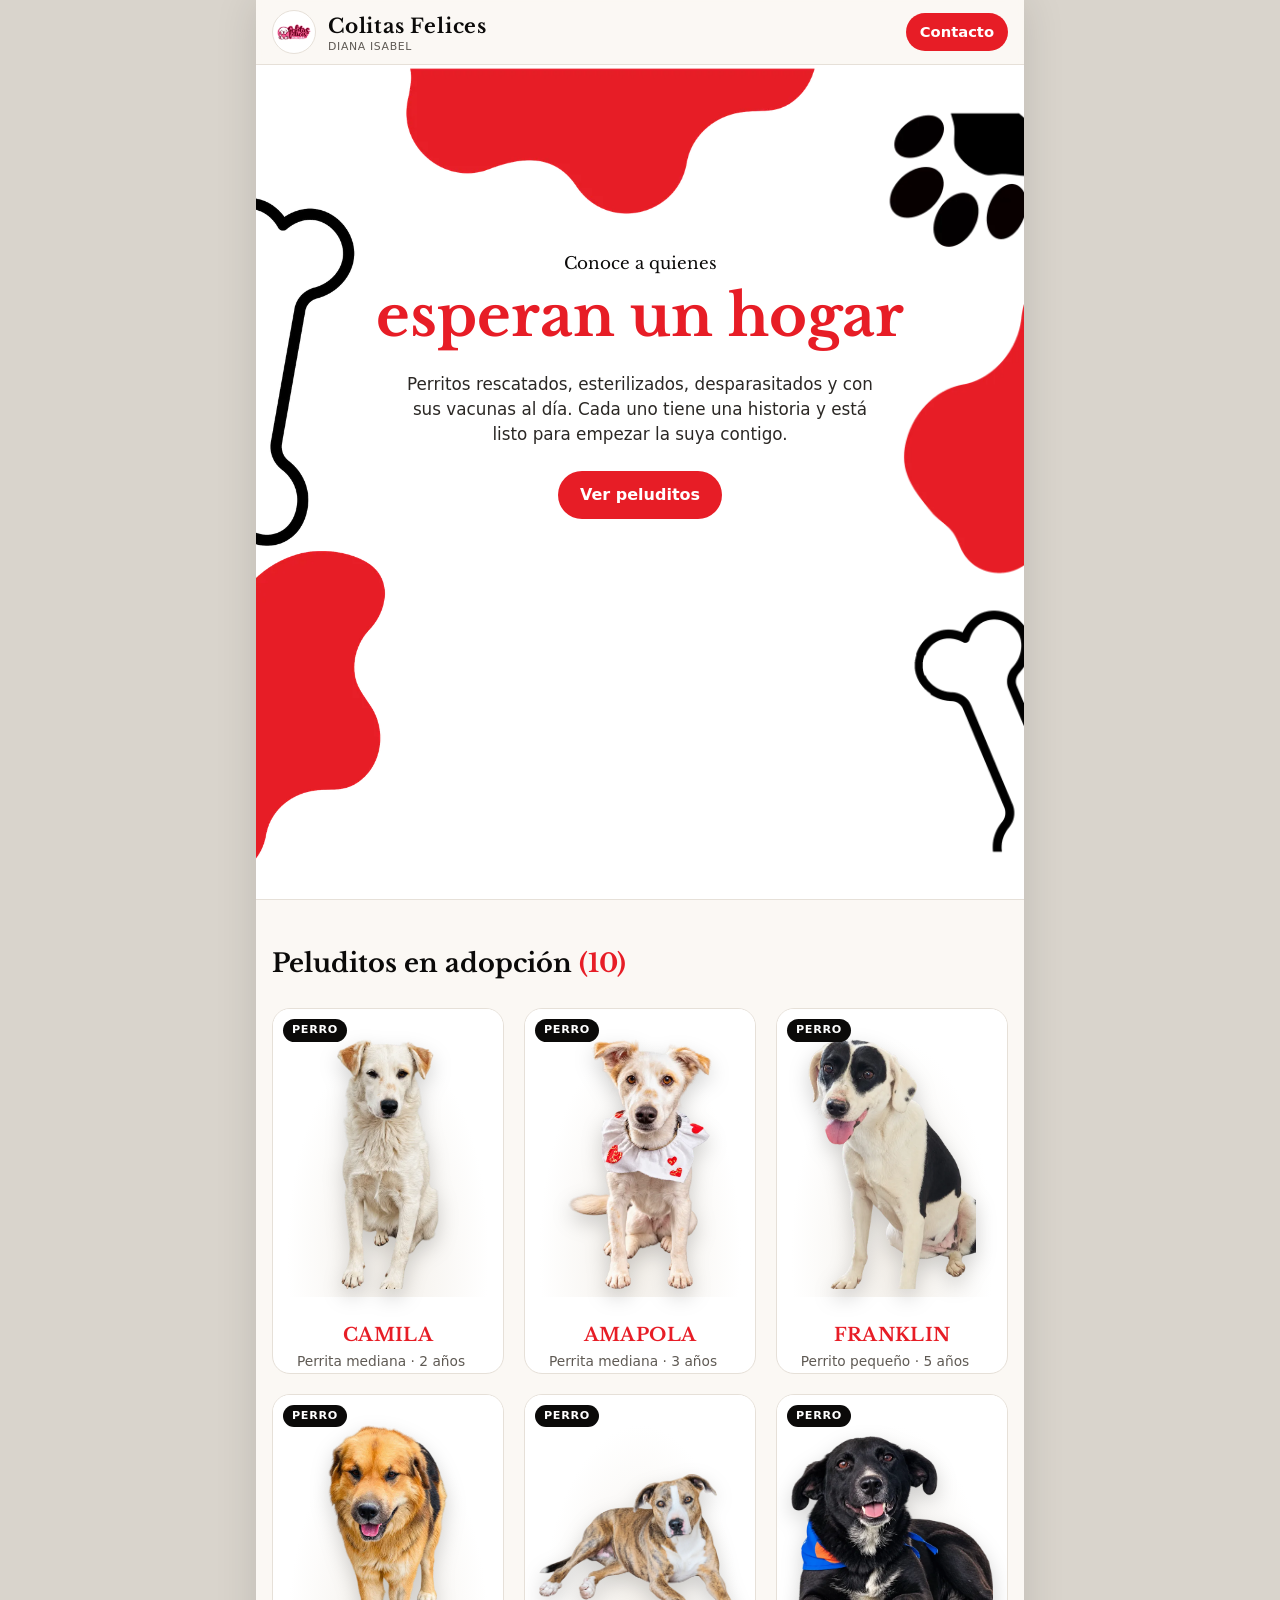
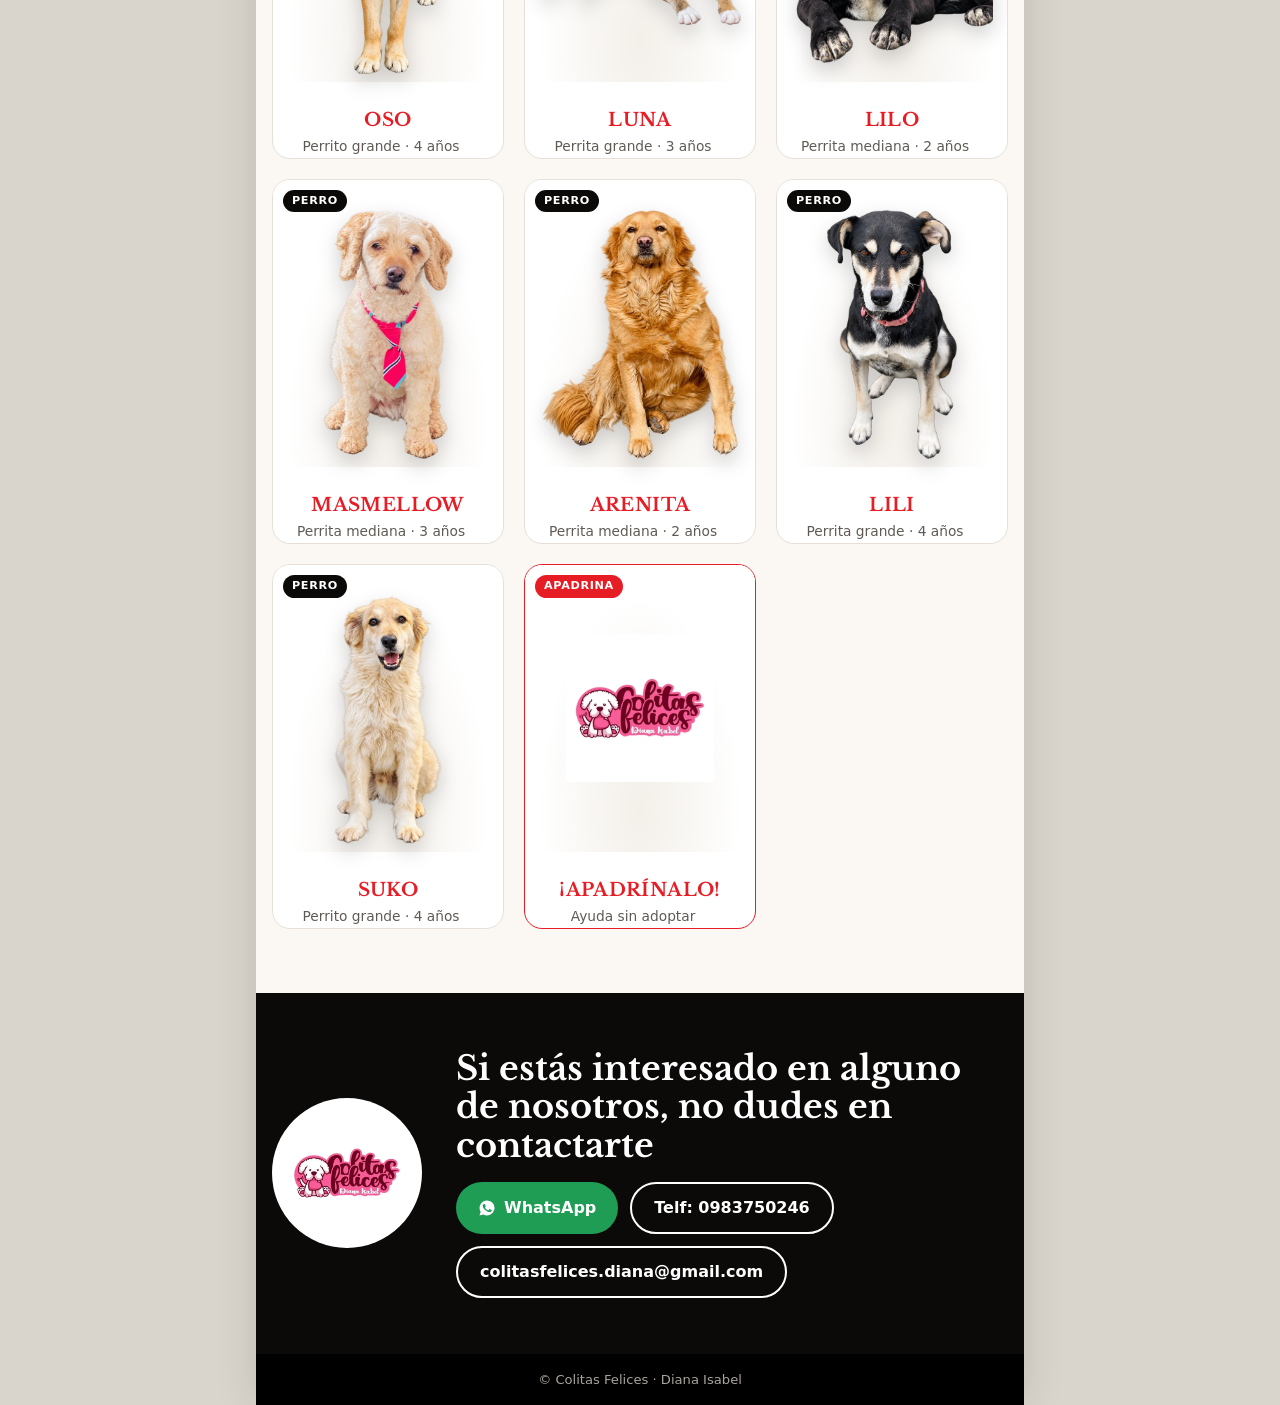
<file: colitas-felices/index.html>
<!doctype html>
<html lang="es">
  <head>
    <meta charset="utf-8" />
    <meta name="viewport" content="width=device-width, initial-scale=1" />
    <title>Colitas Felices · Catálogo de adopción</title>
    <meta
      name="description"
      content="Conoce a los perritos de Colitas Felices que esperan un hogar. Ven a la feria de adopción."
    />
    <link rel="icon" href="img/logo.webp" type="image/webp" />
    <link rel="preconnect" href="https://fonts.googleapis.com" />
    <link rel="preconnect" href="https://fonts.gstatic.com" crossorigin />
    <link
      href="https://fonts.googleapis.com/css2?family=Libre+Baskerville:wght@400;700&display=swap"
      rel="stylesheet"
    />
    <link rel="stylesheet" href="../comun/css/styles.css" />
  </head>
  <body>
    <header class="top">
      <div class="wrap">
        <a class="brand" href="#inicio" aria-label="Colitas Felices, inicio">
          <img src="img/logo.webp" alt="" width="44" height="44" />
          <span><b>Colitas Felices</b><small>Diana Isabel</small></span>
        </a>
        <nav aria-label="Principal">
          <a class="cta" href="#contacto">Contacto</a>
        </nav>
      </div>
    </header>

    <main id="inicio">
      <section class="hero">
        <img
          class="deco d-left"
          src="../comun/img/capas/perros_1_izquierda.webp"
          alt=""
        />
        <img
          class="deco d-right"
          src="../comun/img/capas/perros_3_derecha.webp"
          alt=""
        />
        <img
          class="deco d-top"
          src="../comun/img/capas/perros_2_centro_superior.webp"
          alt=""
        />
        <div class="wrap">
          <div class="inner">
            <p class="kicker">Conoce a quienes</p>
            <h1>esperan un hogar</h1>
            <p class="lead">
              Perritos rescatados, esterilizados, desparasitados y con sus vacunas al día. Cada uno tiene una historia y está listo para empezar la suya contigo.
            </p>
            <a class="btn" href="#peluditos">Ver peluditos</a>
          </div>
        </div>
      </section>

      <section class="catalog" id="peluditos" aria-labelledby="t-masc">
        <div class="wrap">
          <div class="bar">
            <h2 id="t-masc">Peluditos en adopción <span id="count"></span></h2>
          </div>
          <ul class="grid" id="grid"></ul>
          <p class="empty" id="empty">
            Estamos actualizando las fichas. Escríbenos para conocer los
            peluditos disponibles.
          </p>
        </div>
      </section>
    </main>

    <section class="contact" id="contacto">
      <div class="wrap">
        <img
          src="img/logo.webp"
          alt="Logo de Colitas Felices"
          width="150"
          height="150"
          loading="lazy"
        />
        <div>
          <h2>
            Si estás interesado en alguno de nosotros, no dudes en contactarte
          </h2>
          <div class="row">
            <a
              class="btn wa"
              id="wa-main"
              href="#"
              target="_blank"
              rel="noopener"
              ><svg viewBox="0 0 24 24" aria-hidden="true">
                <path
                  d="M12.04 2a9.9 9.9 0 0 0-8.5 14.95L2 22l5.2-1.5A9.9 9.9 0 1 0 12.04 2Zm5.8 14.05c-.25.7-1.45 1.33-2 1.4-.5.07-1.13.1-1.8-.12-.42-.13-.95-.31-1.63-.6-2.87-1.24-4.74-4.13-4.88-4.32-.14-.19-1.17-1.56-1.17-2.97 0-1.42.74-2.12 1-2.4.27-.3.58-.37.78-.37h.56c.18 0 .43-.07.67.52.25.6.85 2.07.92 2.22.08.15.13.33.03.52-.1.2-.15.31-.3.48l-.45.52c-.15.15-.3.31-.13.6.18.3.78 1.28 1.67 2.07 1.14 1.02 2.1 1.33 2.4 1.48.3.15.47.13.65-.08.18-.2.75-.88.95-1.18.2-.3.4-.25.67-.15.27.1 1.73.82 2.03.97.3.15.5.22.57.35.08.12.08.72-.17 1.42Z"
                /></svg
              >WhatsApp</a
            >
            <a class="btn ghost" href="tel:+593983750246">Telf: 0983750246</a>
            <a class="btn ghost" href="mailto:colitasfelices.diana@gmail.com"
              >colitasfelices.diana@gmail.com</a
            >
          </div>
        </div>
      </div>
    </section>
    <footer>© Colitas Felices · Diana Isabel</footer>

    <!-- Tablet y escritorio (≥ 768 px): modal de una ficha -->
    <dialog id="dlgm" aria-label="Ficha del peludito">
      <div class="sheet" id="sheet">
        <div class="panel">
          <button class="m-close" id="m-close" aria-label="Cerrar">×</button>
          <div id="mficha"></div>
          <aside class="info">
            <p class="eyebrow" id="i-eyebrow">Perro en adopción</p>
            <h3 id="i-name"></h3>
            <div class="chips" id="i-chips"></div>
            <p class="note" id="i-text"></p>
            <p class="note">Escríbenos y coordinamos la adopción.</p>
            <div class="actions">
              <a
                class="btn wa"
                id="i-wa"
                href="#"
                target="_blank"
                rel="noopener"
                ><svg viewBox="0 0 24 24" aria-hidden="true">
                  <path
                    d="M12.04 2a9.9 9.9 0 0 0-8.5 14.95L2 22l5.2-1.5A9.9 9.9 0 1 0 12.04 2Zm5.8 14.05c-.25.7-1.45 1.33-2 1.4-.5.07-1.13.1-1.8-.12-.42-.13-.95-.31-1.63-.6-2.87-1.24-4.74-4.13-4.88-4.32-.14-.19-1.17-1.56-1.17-2.97 0-1.42.74-2.12 1-2.4.27-.3.58-.37.78-.37h.56c.18 0 .43-.07.67.52.25.6.85 2.07.92 2.22.08.15.13.33.03.52-.1.2-.15.31-.3.48l-.45.52c-.15.15-.3.31-.13.6.18.3.78 1.28 1.67 2.07 1.14 1.02 2.1 1.33 2.4 1.48.3.15.47.13.65-.08.18-.2.75-.88.95-1.18.2-.3.4-.25.67-.15.27.1 1.73.82 2.03.97.3.15.5.22.57.35.08.12.08.72-.17 1.42Z"
                  /></svg
                ><span>Quiero adoptar</span></a
              >
              <a class="btn dark" href="tel:+593983750246"
                >Llamar · 0983750246</a
              >
              <a class="btn ghost" id="i-mail" href="#">Escribir por correo</a>
            </div>
            <div class="navrow">
              <button class="btn ghost" id="prev">← Anterior</button>
              <button class="btn ghost" id="next">Siguiente →</button>
            </div>
          </aside>
        </div>
      </div>
    </dialog>

    <!-- Móvil (< 768 px): todas las fichas en un solo scroll -->
    <dialog id="dlg" aria-label="Fichas de adopción">
      <span class="counter" id="counter" aria-live="polite"></span>
      <button class="close" id="close" aria-label="Volver al catálogo">
        ×
      </button>
      <div class="feed" id="feed"></div>
      <div class="adoptbar">
        <p class="who" style="margin: 0">Adopta a <span id="b-name"></span></p>
        <a class="btn wa" id="b-wa" href="#" target="_blank" rel="noopener"
          ><svg viewBox="0 0 24 24" aria-hidden="true">
            <path
              d="M12.04 2a9.9 9.9 0 0 0-8.5 14.95L2 22l5.2-1.5A9.9 9.9 0 1 0 12.04 2Zm5.8 14.05c-.25.7-1.45 1.33-2 1.4-.5.07-1.13.1-1.8-.12-.42-.13-.95-.31-1.63-.6-2.87-1.24-4.74-4.13-4.88-4.32-.14-.19-1.17-1.56-1.17-2.97 0-1.42.74-2.12 1-2.4.27-.3.58-.37.78-.37h.56c.18 0 .43-.07.67.52.25.6.85 2.07.92 2.22.08.15.13.33.03.52-.1.2-.15.31-.3.48l-.45.52c-.15.15-.3.31-.13.6.18.3.78 1.28 1.67 2.07 1.14 1.02 2.1 1.33 2.4 1.48.3.15.47.13.65-.08.18-.2.75-.88.95-1.18.2-.3.4-.25.67-.15.27.1 1.73.82 2.03.97.3.15.5.22.57.35.08.12.08.72-.17 1.42Z"
            /></svg
          ><span>Quiero adoptar</span></a
        >
        <a class="btn ghost" href="tel:+593983750246"
          ><span>Llamar<span class="hide-sm"> · 0983750246</span></span></a
        >
        <a class="btn ghost" id="b-mail" href="#">Correo</a>
      </div>
    </dialog>

    <script src="js/pets.js"></script>
    <script src="../comun/js/app.js"></script>
  </body>
</html>
</file>
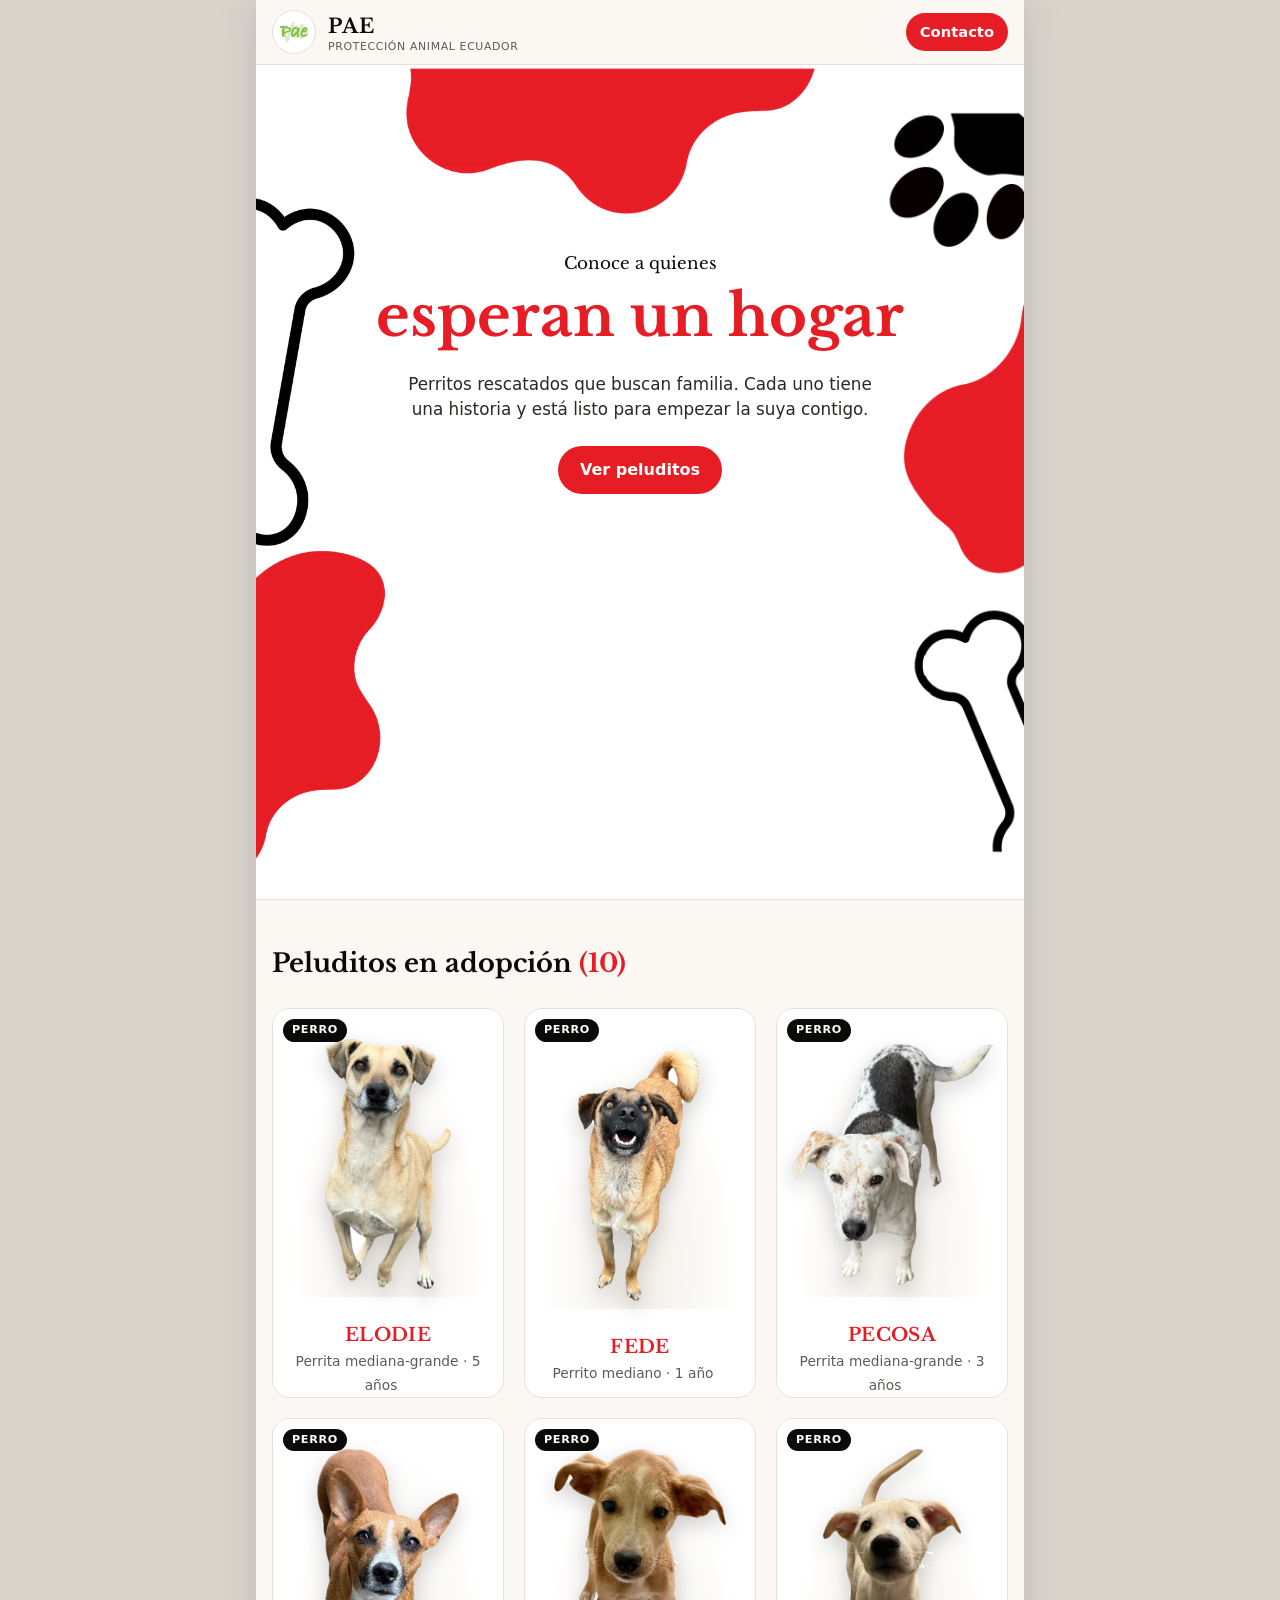
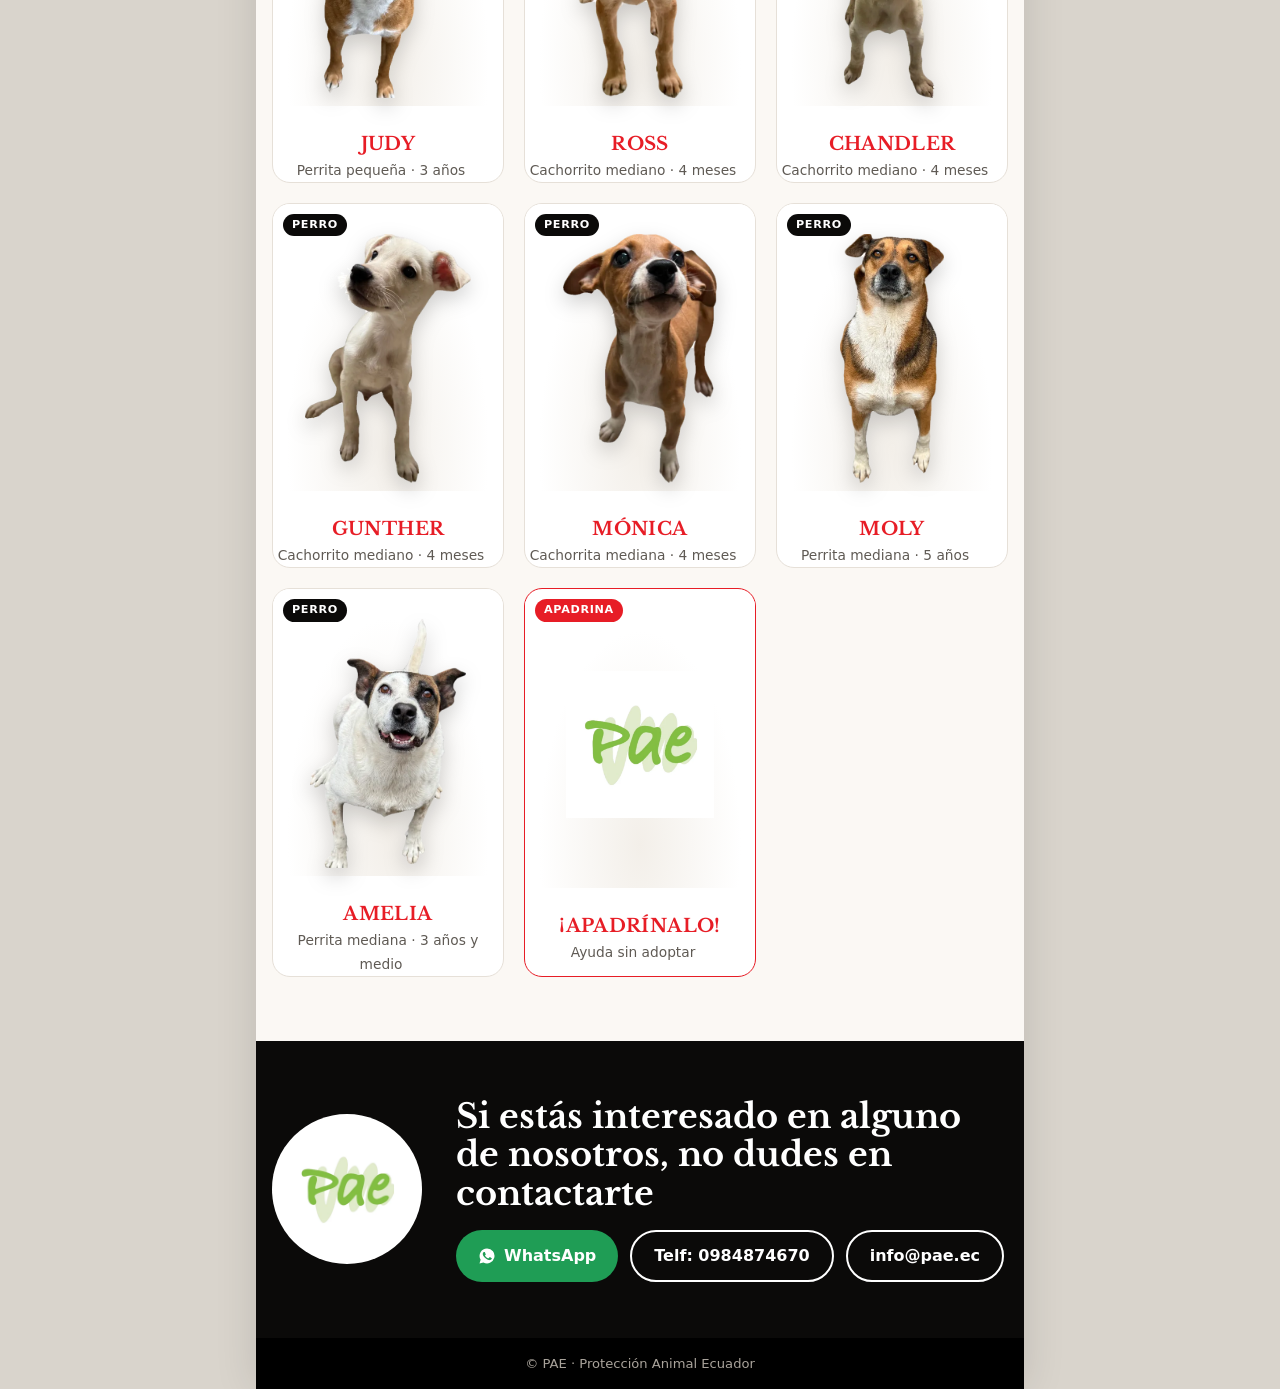
<file: pae/index.html>
<!doctype html>
<html lang="es">
  <head>
    <meta charset="utf-8" />
    <meta name="viewport" content="width=device-width, initial-scale=1" />
    <title>PAE · Catálogo de adopción</title>
    <meta
      name="description"
      content="Conoce a los perritos de PAE – Protección Animal Ecuador que esperan un hogar. Ven a la feria de adopción."
    />
    <link rel="icon" href="img/logo.webp" type="image/webp" />
    <link rel="preconnect" href="https://fonts.googleapis.com" />
    <link rel="preconnect" href="https://fonts.gstatic.com" crossorigin />
    <link
      href="https://fonts.googleapis.com/css2?family=Libre+Baskerville:wght@400;700&display=swap"
      rel="stylesheet"
    />
    <link rel="stylesheet" href="../comun/css/styles.css" />
  </head>
  <body>
    <header class="top">
      <div class="wrap">
        <a class="brand" href="#inicio" aria-label="PAE, inicio">
          <img src="img/logo.webp" alt="" width="44" height="44" />
          <span><b>PAE</b><small>Protección Animal Ecuador</small></span>
        </a>
        <nav aria-label="Principal">
          <a class="cta" href="#contacto">Contacto</a>
        </nav>
      </div>
    </header>

    <main id="inicio">
      <section class="hero">
        <img
          class="deco d-left"
          src="../comun/img/capas/perros_1_izquierda.webp"
          alt=""
        />
        <img
          class="deco d-right"
          src="../comun/img/capas/perros_3_derecha.webp"
          alt=""
        />
        <img
          class="deco d-top"
          src="../comun/img/capas/perros_2_centro_superior.webp"
          alt=""
        />
        <div class="wrap">
          <div class="inner">
            <p class="kicker">Conoce a quienes</p>
            <h1>esperan un hogar</h1>
            <p class="lead">
              Perritos rescatados que buscan familia. Cada uno tiene una
              historia y está listo para empezar la suya contigo.
            </p>
            <a class="btn" href="#peluditos">Ver peluditos</a>
          </div>
        </div>
      </section>

      <section class="catalog" id="peluditos" aria-labelledby="t-masc">
        <div class="wrap">
          <div class="bar">
            <h2 id="t-masc">Peluditos en adopción <span id="count"></span></h2>
          </div>
          <ul class="grid" id="grid"></ul>
          <p class="empty" id="empty">
            Estamos actualizando las fichas. Escríbenos para conocer los
            peluditos disponibles.
          </p>
        </div>
      </section>
    </main>

    <section class="contact" id="contacto">
      <div class="wrap">
        <img
          src="img/logo.webp"
          alt="Logo de PAE"
          width="150"
          height="150"
          loading="lazy"
        />
        <div>
          <h2>
            Si estás interesado en alguno de nosotros, no dudes en contactarte
          </h2>
          <div class="row">
            <a
              class="btn wa"
              id="wa-main"
              href="#"
              target="_blank"
              rel="noopener"
              ><svg viewBox="0 0 24 24" aria-hidden="true">
                <path
                  d="M12.04 2a9.9 9.9 0 0 0-8.5 14.95L2 22l5.2-1.5A9.9 9.9 0 1 0 12.04 2Zm5.8 14.05c-.25.7-1.45 1.33-2 1.4-.5.07-1.13.1-1.8-.12-.42-.13-.95-.31-1.63-.6-2.87-1.24-4.74-4.13-4.88-4.32-.14-.19-1.17-1.56-1.17-2.97 0-1.42.74-2.12 1-2.4.27-.3.58-.37.78-.37h.56c.18 0 .43-.07.67.52.25.6.85 2.07.92 2.22.08.15.13.33.03.52-.1.2-.15.31-.3.48l-.45.52c-.15.15-.3.31-.13.6.18.3.78 1.28 1.67 2.07 1.14 1.02 2.1 1.33 2.4 1.48.3.15.47.13.65-.08.18-.2.75-.88.95-1.18.2-.3.4-.25.67-.15.27.1 1.73.82 2.03.97.3.15.5.22.57.35.08.12.08.72-.17 1.42Z"
                /></svg
              >WhatsApp</a
            >
            <a class="btn ghost" href="tel:+593984874670">Telf: 0984874670</a>
            <a class="btn ghost" href="mailto:info@pae.ec"
              >info@pae.ec</a
            >
          </div>
        </div>
      </div>
    </section>
    <footer>© PAE · Protección Animal Ecuador</footer>

    <!-- Tablet y escritorio (≥ 768 px): modal de una ficha -->
    <dialog id="dlgm" aria-label="Ficha del peludito">
      <div class="sheet" id="sheet">
        <div class="panel">
          <button class="m-close" id="m-close" aria-label="Cerrar">×</button>
          <div id="mficha"></div>
          <aside class="info">
            <p class="eyebrow" id="i-eyebrow">Perro en adopción</p>
            <h3 id="i-name"></h3>
            <div class="chips" id="i-chips"></div>
            <p class="note" id="i-text"></p>
            <p class="note">Escríbenos y coordinamos la adopción.</p>
            <div class="actions">
              <a
                class="btn wa"
                id="i-wa"
                href="#"
                target="_blank"
                rel="noopener"
                ><svg viewBox="0 0 24 24" aria-hidden="true">
                  <path
                    d="M12.04 2a9.9 9.9 0 0 0-8.5 14.95L2 22l5.2-1.5A9.9 9.9 0 1 0 12.04 2Zm5.8 14.05c-.25.7-1.45 1.33-2 1.4-.5.07-1.13.1-1.8-.12-.42-.13-.95-.31-1.63-.6-2.87-1.24-4.74-4.13-4.88-4.32-.14-.19-1.17-1.56-1.17-2.97 0-1.42.74-2.12 1-2.4.27-.3.58-.37.78-.37h.56c.18 0 .43-.07.67.52.25.6.85 2.07.92 2.22.08.15.13.33.03.52-.1.2-.15.31-.3.48l-.45.52c-.15.15-.3.31-.13.6.18.3.78 1.28 1.67 2.07 1.14 1.02 2.1 1.33 2.4 1.48.3.15.47.13.65-.08.18-.2.75-.88.95-1.18.2-.3.4-.25.67-.15.27.1 1.73.82 2.03.97.3.15.5.22.57.35.08.12.08.72-.17 1.42Z"
                  /></svg
                ><span>Quiero adoptar</span></a
              >
              <a class="btn dark" href="tel:+593984874670"
                >Llamar · 0984874670</a
              >
              <a class="btn ghost" id="i-mail" href="#">Escribir por correo</a>
            </div>
            <div class="navrow">
              <button class="btn ghost" id="prev">← Anterior</button>
              <button class="btn ghost" id="next">Siguiente →</button>
            </div>
          </aside>
        </div>
      </div>
    </dialog>

    <!-- Móvil (< 768 px): todas las fichas en un solo scroll -->
    <dialog id="dlg" aria-label="Fichas de adopción">
      <span class="counter" id="counter" aria-live="polite"></span>
      <button class="close" id="close" aria-label="Volver al catálogo">
        ×
      </button>
      <div class="feed" id="feed"></div>
      <div class="adoptbar">
        <p class="who" style="margin: 0">Adopta a <span id="b-name"></span></p>
        <a class="btn wa" id="b-wa" href="#" target="_blank" rel="noopener"
          ><svg viewBox="0 0 24 24" aria-hidden="true">
            <path
              d="M12.04 2a9.9 9.9 0 0 0-8.5 14.95L2 22l5.2-1.5A9.9 9.9 0 1 0 12.04 2Zm5.8 14.05c-.25.7-1.45 1.33-2 1.4-.5.07-1.13.1-1.8-.12-.42-.13-.95-.31-1.63-.6-2.87-1.24-4.74-4.13-4.88-4.32-.14-.19-1.17-1.56-1.17-2.97 0-1.42.74-2.12 1-2.4.27-.3.58-.37.78-.37h.56c.18 0 .43-.07.67.52.25.6.85 2.07.92 2.22.08.15.13.33.03.52-.1.2-.15.31-.3.48l-.45.52c-.15.15-.3.31-.13.6.18.3.78 1.28 1.67 2.07 1.14 1.02 2.1 1.33 2.4 1.48.3.15.47.13.65-.08.18-.2.75-.88.95-1.18.2-.3.4-.25.67-.15.27.1 1.73.82 2.03.97.3.15.5.22.57.35.08.12.08.72-.17 1.42Z"
            /></svg
          ><span>Quiero adoptar</span></a
        >
        <a class="btn ghost" href="tel:+593984874670"
          ><span>Llamar<span class="hide-sm"> · 0984874670</span></span></a
        >
        <a class="btn ghost" id="b-mail" href="#">Correo</a>
      </div>
    </dialog>

    <script src="js/pets.js"></script>
    <script src="../comun/js/app.js"></script>
  </body>
</html>
</file>
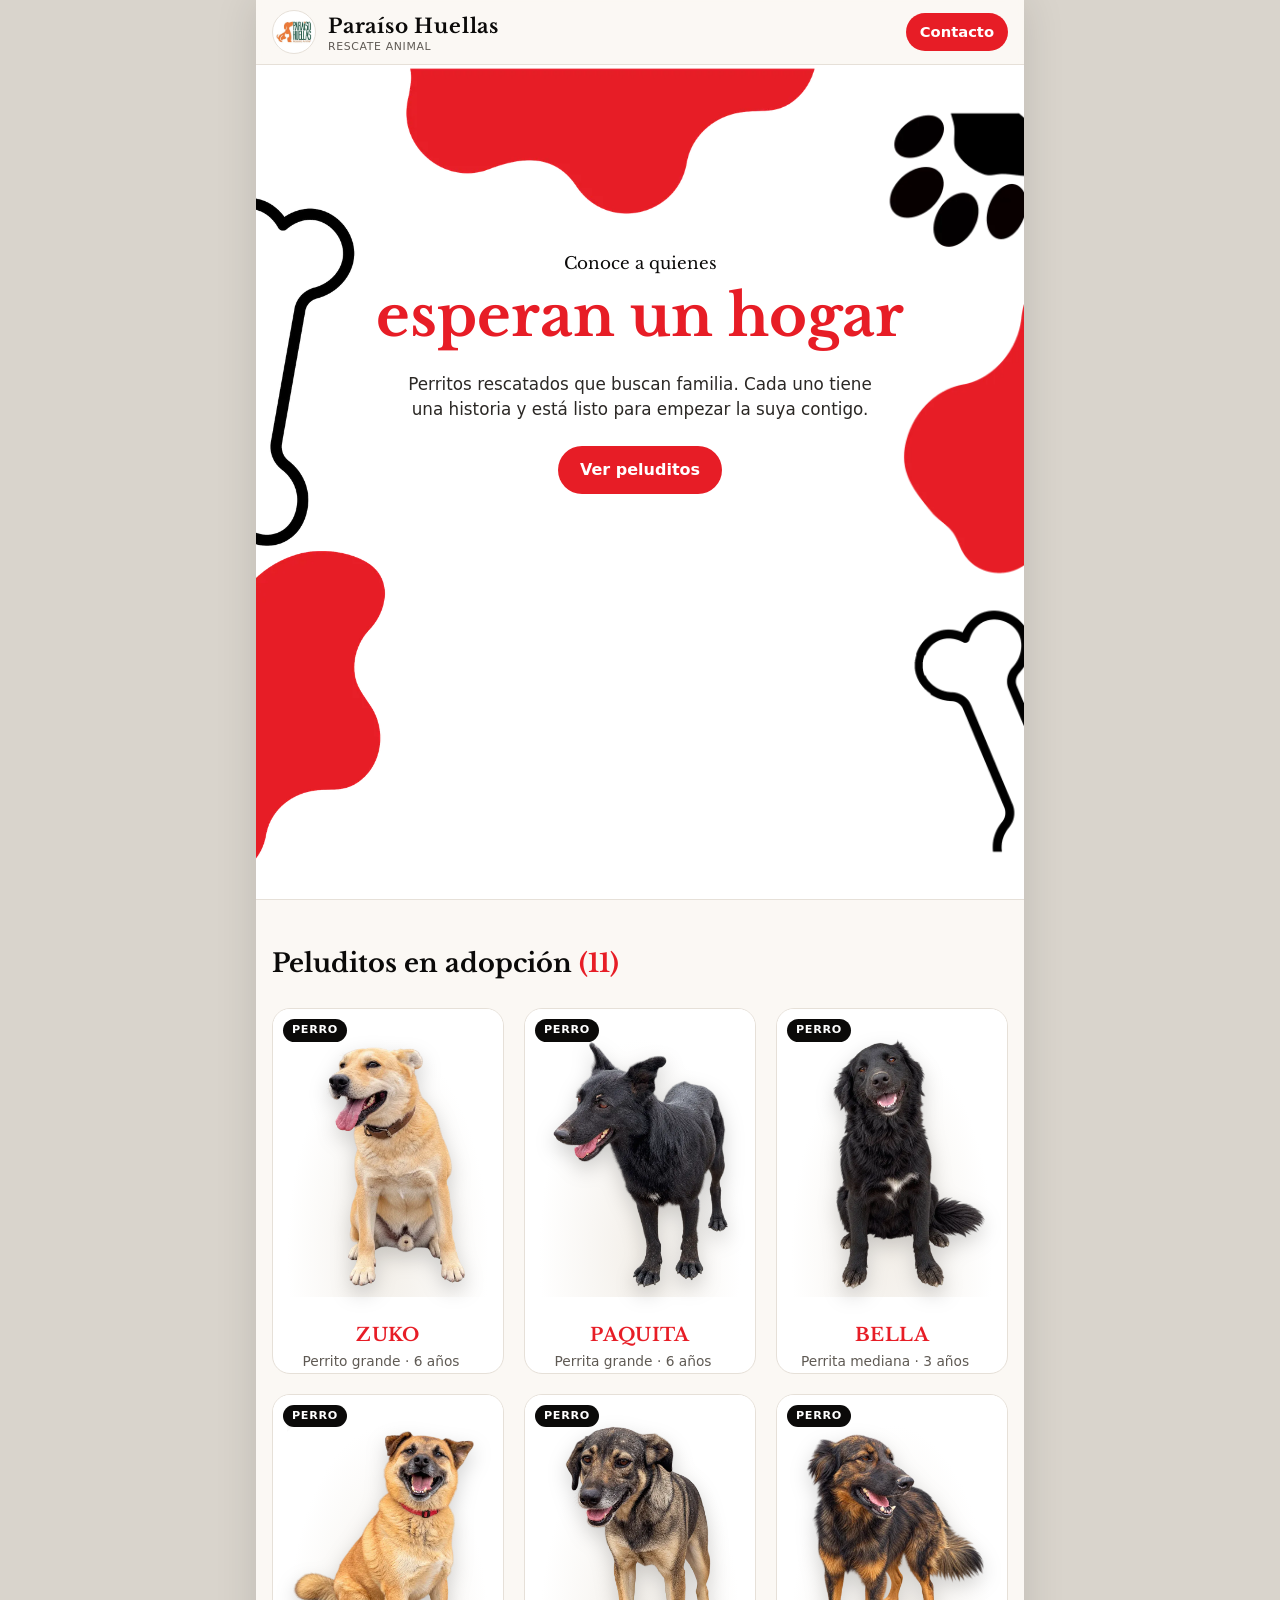
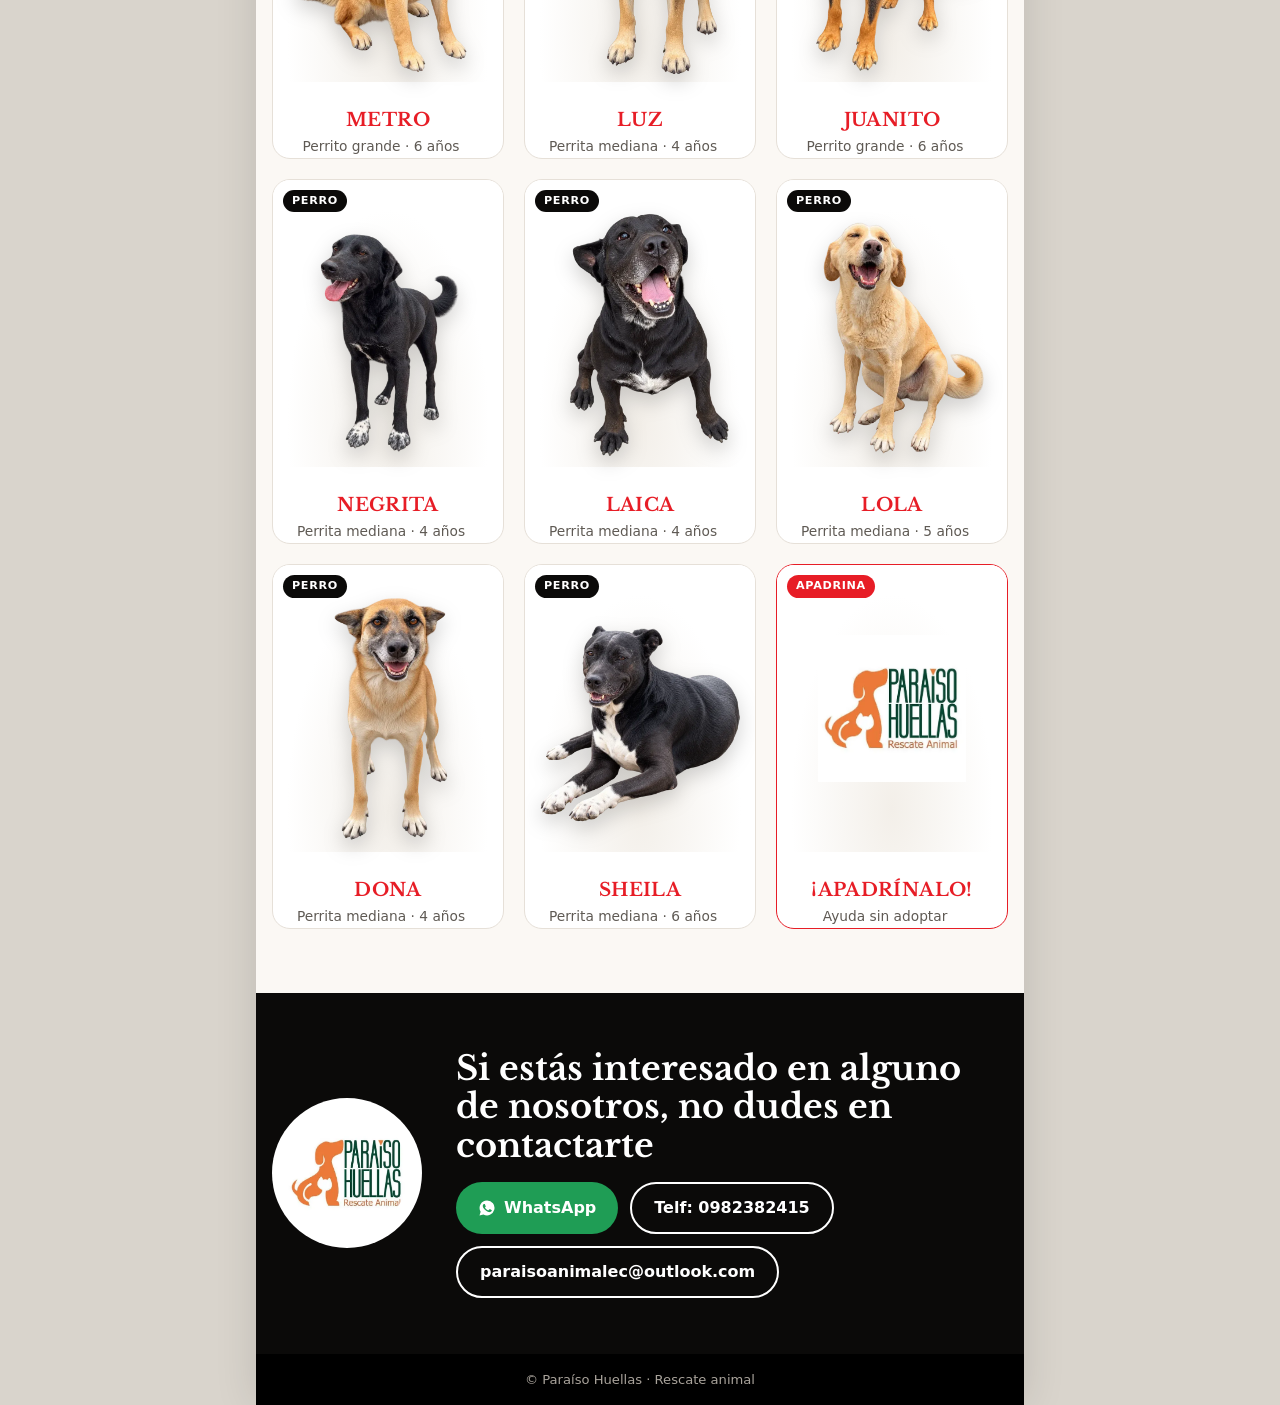
<file: paraiso-huellas/index.html>
<!doctype html>
<html lang="es">
  <head>
    <meta charset="utf-8" />
    <meta name="viewport" content="width=device-width, initial-scale=1" />
    <title>Paraíso Huellas · Catálogo de adopción</title>
    <meta
      name="description"
      content="Conoce a los perritos de Paraíso Huellas – Rescate Animal que esperan un hogar. Ven a la feria de adopción."
    />
    <link rel="icon" href="img/logo.webp" type="image/webp" />
    <link rel="preconnect" href="https://fonts.googleapis.com" />
    <link rel="preconnect" href="https://fonts.gstatic.com" crossorigin />
    <link
      href="https://fonts.googleapis.com/css2?family=Libre+Baskerville:wght@400;700&display=swap"
      rel="stylesheet"
    />
    <link rel="stylesheet" href="../comun/css/styles.css" />
  </head>
  <body>
    <header class="top">
      <div class="wrap">
        <a class="brand" href="#inicio" aria-label="Paraíso Huellas, inicio">
          <img src="img/logo.webp" alt="" width="44" height="44" />
          <span><b>Paraíso Huellas</b><small>Rescate animal</small></span>
        </a>
        <nav aria-label="Principal">
          <a class="cta" href="#contacto">Contacto</a>
        </nav>
      </div>
    </header>

    <main id="inicio">
      <section class="hero">
        <img
          class="deco d-left"
          src="../comun/img/capas/perros_1_izquierda.webp"
          alt=""
        />
        <img
          class="deco d-right"
          src="../comun/img/capas/perros_3_derecha.webp"
          alt=""
        />
        <img
          class="deco d-top"
          src="../comun/img/capas/perros_2_centro_superior.webp"
          alt=""
        />
        <div class="wrap">
          <div class="inner">
            <p class="kicker">Conoce a quienes</p>
            <h1>esperan un hogar</h1>
            <p class="lead">
              Perritos rescatados que buscan familia. Cada uno tiene una
              historia y está listo para empezar la suya contigo.
            </p>
            <a class="btn" href="#peluditos">Ver peluditos</a>
          </div>
        </div>
      </section>

      <section class="catalog" id="peluditos" aria-labelledby="t-masc">
        <div class="wrap">
          <div class="bar">
            <h2 id="t-masc">Peluditos en adopción <span id="count"></span></h2>
          </div>
          <ul class="grid" id="grid"></ul>
          <p class="empty" id="empty">
            Estamos actualizando las fichas. Escríbenos para conocer los
            peluditos disponibles.
          </p>
        </div>
      </section>
    </main>

    <section class="contact" id="contacto">
      <div class="wrap">
        <img
          src="img/logo.webp"
          alt="Logo de Paraíso Huellas"
          width="150"
          height="150"
          loading="lazy"
        />
        <div>
          <h2>
            Si estás interesado en alguno de nosotros, no dudes en contactarte
          </h2>
          <div class="row">
            <a
              class="btn wa"
              id="wa-main"
              href="#"
              target="_blank"
              rel="noopener"
              ><svg viewBox="0 0 24 24" aria-hidden="true">
                <path
                  d="M12.04 2a9.9 9.9 0 0 0-8.5 14.95L2 22l5.2-1.5A9.9 9.9 0 1 0 12.04 2Zm5.8 14.05c-.25.7-1.45 1.33-2 1.4-.5.07-1.13.1-1.8-.12-.42-.13-.95-.31-1.63-.6-2.87-1.24-4.74-4.13-4.88-4.32-.14-.19-1.17-1.56-1.17-2.97 0-1.42.74-2.12 1-2.4.27-.3.58-.37.78-.37h.56c.18 0 .43-.07.67.52.25.6.85 2.07.92 2.22.08.15.13.33.03.52-.1.2-.15.31-.3.48l-.45.52c-.15.15-.3.31-.13.6.18.3.78 1.28 1.67 2.07 1.14 1.02 2.1 1.33 2.4 1.48.3.15.47.13.65-.08.18-.2.75-.88.95-1.18.2-.3.4-.25.67-.15.27.1 1.73.82 2.03.97.3.15.5.22.57.35.08.12.08.72-.17 1.42Z"
                /></svg
              >WhatsApp</a
            >
            <a class="btn ghost" href="tel:+593982382415">Telf: 0982382415</a>
            <a class="btn ghost" href="mailto:paraisoanimalec@outlook.com"
              >paraisoanimalec@outlook.com</a
            >
          </div>
        </div>
      </div>
    </section>
    <footer>© Paraíso Huellas · Rescate animal</footer>

    <!-- Tablet y escritorio (≥ 768 px): modal de una ficha -->
    <dialog id="dlgm" aria-label="Ficha del peludito">
      <div class="sheet" id="sheet">
        <div class="panel">
          <button class="m-close" id="m-close" aria-label="Cerrar">×</button>
          <div id="mficha"></div>
          <aside class="info">
            <p class="eyebrow" id="i-eyebrow">Perro en adopción</p>
            <h3 id="i-name"></h3>
            <div class="chips" id="i-chips"></div>
            <p class="note" id="i-text"></p>
            <p class="note">Escríbenos y coordinamos la adopción.</p>
            <div class="actions">
              <a
                class="btn wa"
                id="i-wa"
                href="#"
                target="_blank"
                rel="noopener"
                ><svg viewBox="0 0 24 24" aria-hidden="true">
                  <path
                    d="M12.04 2a9.9 9.9 0 0 0-8.5 14.95L2 22l5.2-1.5A9.9 9.9 0 1 0 12.04 2Zm5.8 14.05c-.25.7-1.45 1.33-2 1.4-.5.07-1.13.1-1.8-.12-.42-.13-.95-.31-1.63-.6-2.87-1.24-4.74-4.13-4.88-4.32-.14-.19-1.17-1.56-1.17-2.97 0-1.42.74-2.12 1-2.4.27-.3.58-.37.78-.37h.56c.18 0 .43-.07.67.52.25.6.85 2.07.92 2.22.08.15.13.33.03.52-.1.2-.15.31-.3.48l-.45.52c-.15.15-.3.31-.13.6.18.3.78 1.28 1.67 2.07 1.14 1.02 2.1 1.33 2.4 1.48.3.15.47.13.65-.08.18-.2.75-.88.95-1.18.2-.3.4-.25.67-.15.27.1 1.73.82 2.03.97.3.15.5.22.57.35.08.12.08.72-.17 1.42Z"
                  /></svg
                ><span>Quiero adoptar</span></a
              >
              <a class="btn dark" href="tel:+593982382415"
                >Llamar · 0982382415</a
              >
              <a class="btn ghost" id="i-mail" href="#">Escribir por correo</a>
            </div>
            <div class="navrow">
              <button class="btn ghost" id="prev">← Anterior</button>
              <button class="btn ghost" id="next">Siguiente →</button>
            </div>
          </aside>
        </div>
      </div>
    </dialog>

    <!-- Móvil (< 768 px): todas las fichas en un solo scroll -->
    <dialog id="dlg" aria-label="Fichas de adopción">
      <span class="counter" id="counter" aria-live="polite"></span>
      <button class="close" id="close" aria-label="Volver al catálogo">
        ×
      </button>
      <div class="feed" id="feed"></div>
      <div class="adoptbar">
        <p class="who" style="margin: 0">Adopta a <span id="b-name"></span></p>
        <a class="btn wa" id="b-wa" href="#" target="_blank" rel="noopener"
          ><svg viewBox="0 0 24 24" aria-hidden="true">
            <path
              d="M12.04 2a9.9 9.9 0 0 0-8.5 14.95L2 22l5.2-1.5A9.9 9.9 0 1 0 12.04 2Zm5.8 14.05c-.25.7-1.45 1.33-2 1.4-.5.07-1.13.1-1.8-.12-.42-.13-.95-.31-1.63-.6-2.87-1.24-4.74-4.13-4.88-4.32-.14-.19-1.17-1.56-1.17-2.97 0-1.42.74-2.12 1-2.4.27-.3.58-.37.78-.37h.56c.18 0 .43-.07.67.52.25.6.85 2.07.92 2.22.08.15.13.33.03.52-.1.2-.15.31-.3.48l-.45.52c-.15.15-.3.31-.13.6.18.3.78 1.28 1.67 2.07 1.14 1.02 2.1 1.33 2.4 1.48.3.15.47.13.65-.08.18-.2.75-.88.95-1.18.2-.3.4-.25.67-.15.27.1 1.73.82 2.03.97.3.15.5.22.57.35.08.12.08.72-.17 1.42Z"
            /></svg
          ><span>Quiero adoptar</span></a
        >
        <a class="btn ghost" href="tel:+593982382415"
          ><span>Llamar<span class="hide-sm"> · 0982382415</span></span></a
        >
        <a class="btn ghost" id="b-mail" href="#">Correo</a>
      </div>
    </dialog>

    <script src="js/pets.js"></script>
    <script src="../comun/js/app.js"></script>
  </body>
</html>
</file>
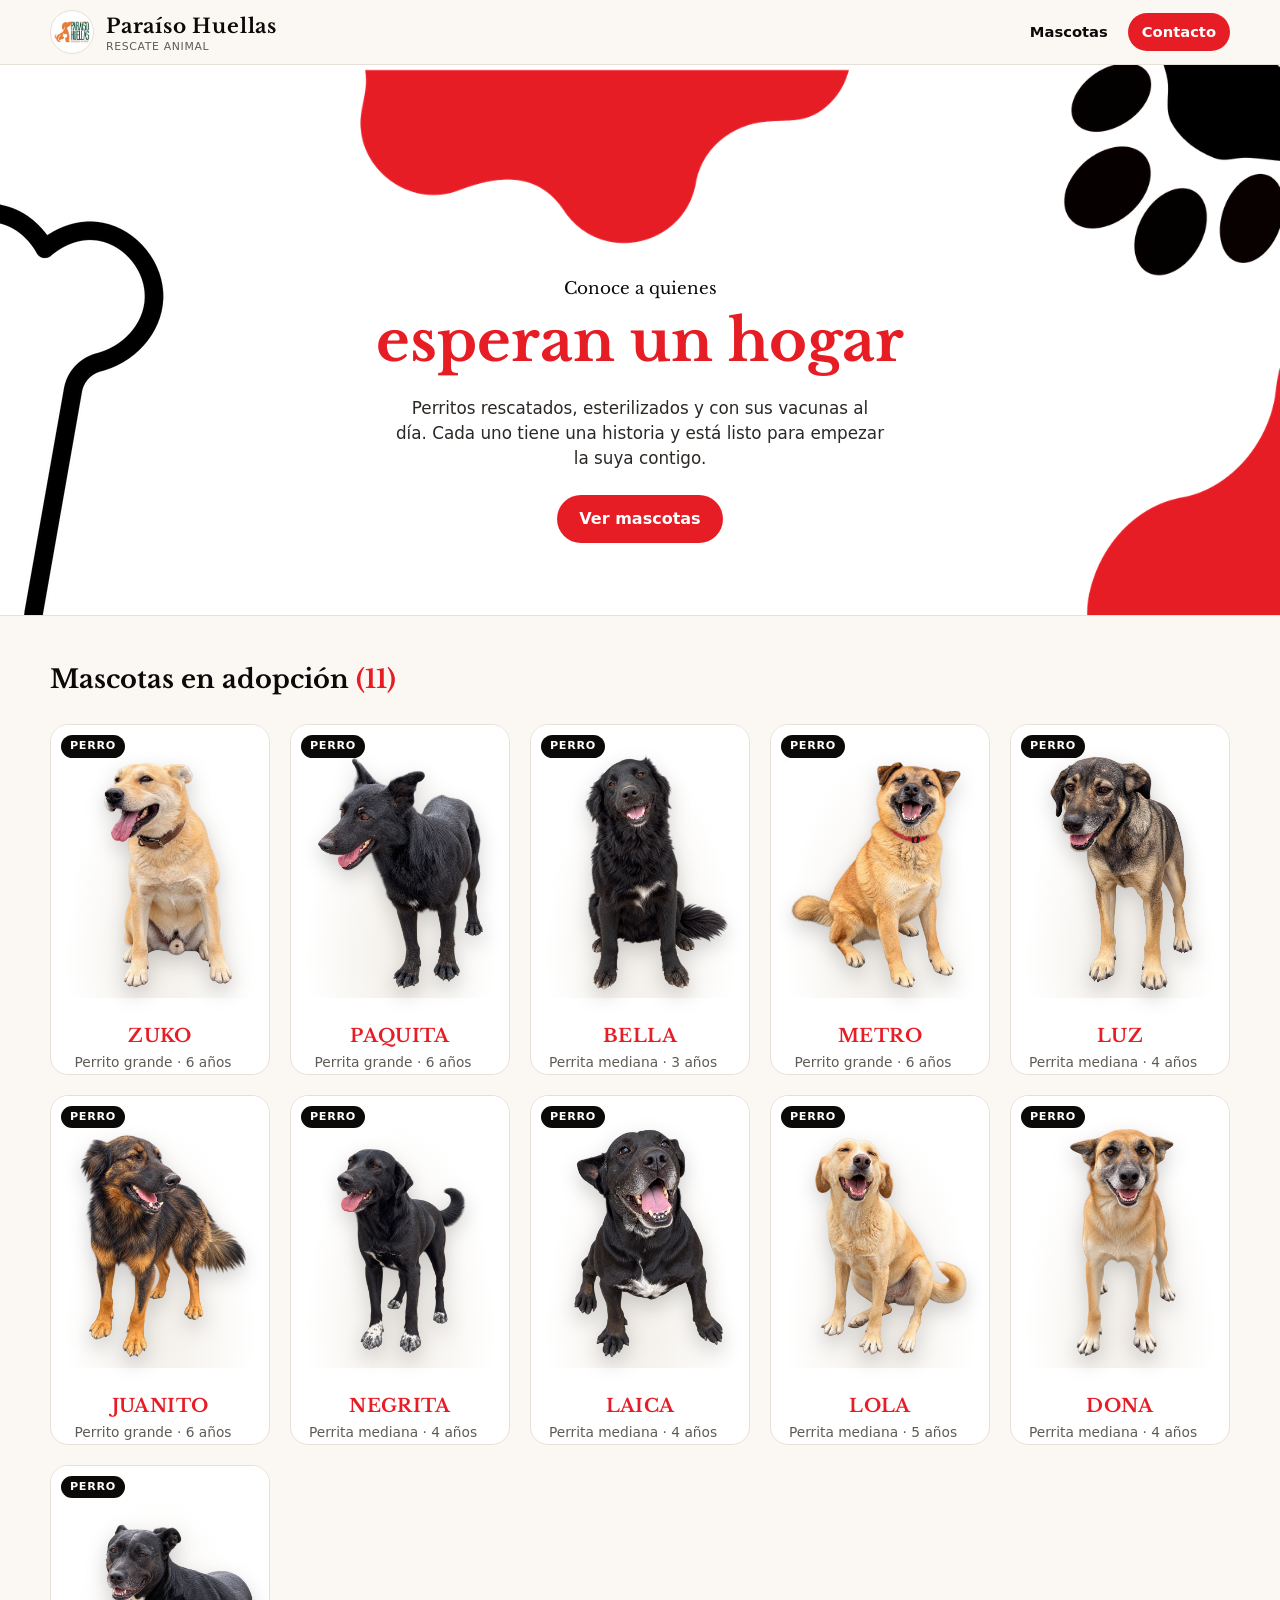
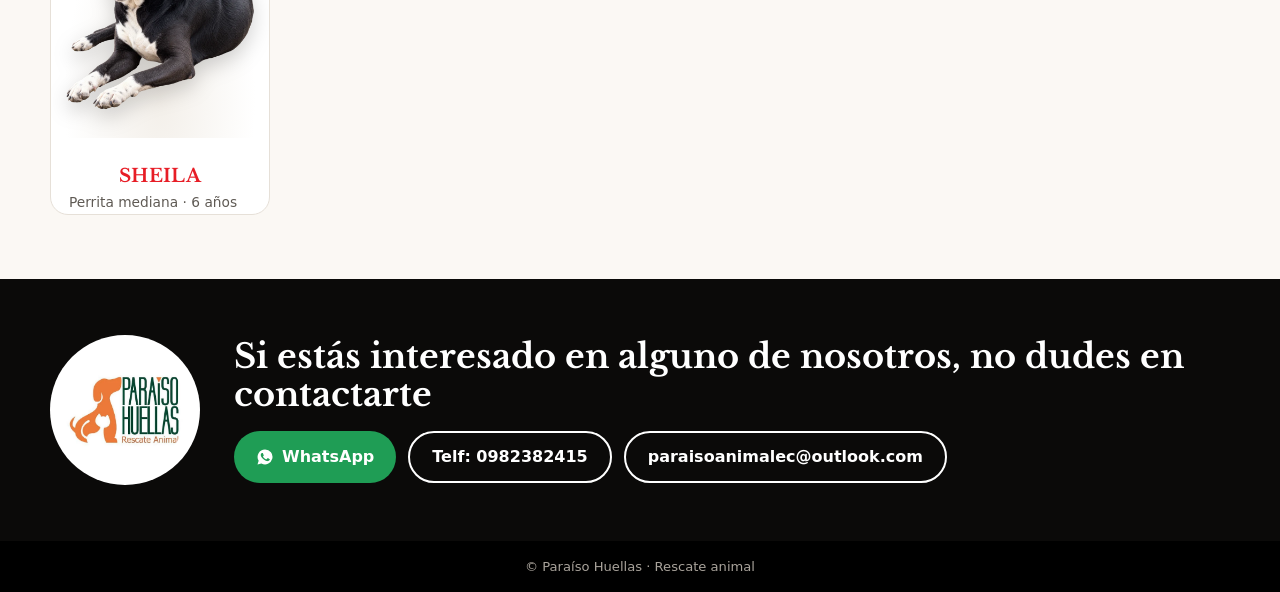
<file: paraiso-huellitas/index.html>
<!doctype html>
<html lang="es">
<head>
<meta charset="utf-8">
<meta name="viewport" content="width=device-width, initial-scale=1">
<title>Paraíso Huellitas · Catálogo de adopción</title>
<meta name="description" content="Conoce a los perritos de Paraíso Huellas – Rescate Animal que esperan un hogar. Esterilizados y con sus vacunas al día.">
<link rel="icon" href="img/logo.webp" type="image/webp">
<link rel="preconnect" href="https://fonts.googleapis.com">
<link rel="preconnect" href="https://fonts.gstatic.com" crossorigin>
<link href="https://fonts.googleapis.com/css2?family=Libre+Baskerville:wght@400;700&display=swap" rel="stylesheet">
<style>
@font-face{font-family:"LB Ficha";src:url(fonts/LibreBaskerville-Bold-subset.woff) format("woff");font-weight:700;font-display:block;
  unicode-range:U+0020,U+003A,U+0041-0045,U+0047-0055,U+005A,U+0061,U+0063,U+0065,U+006E,U+006F}
:root{
  /* Glifos del PDF original (Libre Baskerville Bold, OFL) para la ficha sin internet */
  --red:#E71D26; --red-dark:#B9141A; --ink:#0B0A09; --paper:#EDEAE6; --cream:#FBF8F4; --line:#E6E0D8; --muted:#5f5a54;
  --serif:'Libre Baskerville','Baskerville','Georgia','Times New Roman',serif;
  --sans:system-ui,-apple-system,'Segoe UI',Roboto,Helvetica,Arial,sans-serif;
}
*{box-sizing:border-box}
html{scroll-behavior:smooth}
#mascotas,#contacto{scroll-margin-top:64px}
body{margin:0;background:var(--cream);color:var(--ink);font-family:var(--sans);line-height:1.5;-webkit-font-smoothing:antialiased}
img{display:block}
a{color:inherit}
.wrap{width:min(1180px,100% - 32px);margin-inline:auto}

/* ---------- Cabecera ---------- */
.top{position:sticky;top:0;z-index:20;background:rgba(251,248,244,.92);backdrop-filter:blur(8px);border-bottom:1px solid var(--line)}
.top .wrap{display:flex;align-items:center;gap:14px;height:64px}
.brand{display:flex;align-items:center;gap:12px;text-decoration:none}
.brand img{width:44px;height:44px;border-radius:50%;background:#fff;object-fit:contain;padding:2px;border:1px solid var(--line)}
.brand b{font-family:var(--serif);font-size:1.25rem;letter-spacing:.04em}
.brand small{display:block;font-size:.68rem;letter-spacing:.06em;text-transform:uppercase;color:var(--muted);line-height:1.1}
.top nav{margin-left:auto;display:flex;gap:6px}
.top nav a{text-decoration:none;font-weight:600;font-size:.92rem;padding:8px 14px;border-radius:999px}
.top nav a:hover{background:var(--paper)}
.top nav a.cta{background:var(--red);color:#fff}
.top nav a.cta:hover{background:var(--red-dark)}

/* ---------- Hero ---------- */
.hero{position:relative;overflow:hidden;background:#fff;border-bottom:1px solid var(--line)}
.hero .deco{position:absolute;pointer-events:none;user-select:none}
.hero{--blob:min(560px,86vw)}
.hero .d-top{top:calc(var(--blob) * -0.14);left:50%;width:var(--blob);transform:translateX(-50%)}
.hero .d-left{left:0;top:-6.5vw;width:clamp(64px,20vw,300px)}
.hero .d-right{right:0;top:-6.5vw;width:clamp(56px,18vw,260px)}
.hero .inner{position:relative;text-align:center;padding:calc(var(--blob) * .33 + 26px) 0 clamp(44px,6vw,72px);max-width:640px;margin-inline:auto}
@media (max-width:560px){.hero .inner{padding-inline:46px}.brand small{display:none}.hero .d-left,.hero .d-right{opacity:.9}}
.hero .kicker{font-family:var(--serif);font-size:1.05rem;margin:0}
.hero h1{font-family:var(--serif);font-size:clamp(2rem,5.4vw,3.6rem);line-height:1.1;margin:.15em 0 .4em;color:var(--red)}
.hero p.lead{margin:0 auto 1.4em;max-width:46ch;color:#2b2825;font-size:1.05rem}
.btn{display:inline-flex;align-items:center;gap:8px;border:0;cursor:pointer;font:inherit;font-weight:700;text-decoration:none;padding:12px 22px;border-radius:999px;background:var(--red);color:#fff;transition:background .15s,transform .15s}
.btn:hover{background:var(--red-dark)}
.btn:active{transform:translateY(1px)}
.btn.ghost{background:#fff;color:var(--ink);border:2px solid var(--ink)}
.btn.ghost:hover{background:var(--ink);color:#fff}
.btn.wa{background:#1f9d55}.btn.wa:hover{background:#17803f}
.btn.dark{background:var(--ink)}.btn.dark:hover{background:#2a2724}
.btn svg{width:18px;height:18px;fill:currentColor;flex:none}
:focus-visible{outline:3px solid var(--ink);outline-offset:2px}

/* ---------- Catálogo ---------- */
.catalog{padding:44px 0 64px}
.bar{display:flex;flex-wrap:wrap;align-items:center;gap:12px;margin-bottom:26px}
.bar h2{font-family:var(--serif);font-size:1.6rem;margin:0 auto 0 0}
.bar h2 span{color:var(--red)}
.pills{display:flex;gap:8px;flex-wrap:wrap}
.pill{font:inherit;font-weight:600;font-size:.92rem;padding:8px 16px;border-radius:999px;border:2px solid var(--ink);background:#fff;cursor:pointer}
.pill[aria-pressed=true]{background:var(--ink);color:#fff}
.pill:hover:not([aria-pressed=true]){background:var(--paper)}
.grid{display:grid;gap:20px;grid-template-columns:repeat(auto-fill,minmax(210px,1fr));list-style:none;margin:0;padding:0}
.grid li{display:flex}
.card{position:relative;height:100%;background:#fff;border:1px solid var(--line);border-radius:18px;overflow:hidden;cursor:pointer;text-align:center;padding:0;font:inherit;color:inherit;width:100%;transition:transform .18s,box-shadow .18s,border-color .18s;display:block}
.card:hover{transform:translateY(-4px);box-shadow:0 14px 30px -14px rgba(0,0,0,.35);border-color:var(--ink)}
.card .ph{position:relative;display:block;aspect-ratio:4/5;background:radial-gradient(ellipse at 50% 85%,#f3efe9 0,#fff 62%)}
.card .ph img{position:absolute;left:14px;top:30px;width:calc(100% - 28px);height:calc(100% - 38px);object-fit:contain;filter:drop-shadow(0 8px 10px rgba(0,0,0,.18))}
.card .meta{padding:8px 14px 18px}
.card .nm{font-family:var(--serif);font-weight:700;font-size:1.15rem;color:var(--red);letter-spacing:.02em;text-transform:uppercase;display:block}
.card .sub{font-size:.86rem;color:var(--muted)}
.card .tag{z-index:2;position:absolute;top:10px;left:10px;font-size:.7rem;font-weight:700;letter-spacing:.06em;text-transform:uppercase;background:var(--ink);color:#fff;padding:3px 9px;border-radius:999px}
.empty{display:none;text-align:center;color:var(--muted);padding:40px 0}

/* ---------- Ficha (diseño original por capas) ----------
   Contenedor con la proporción de la página (810 × 1012,5 pt = 4:5); capas en %, textos en cqw.
   Las capas vienen de una página A4: Canva las muestra al mismo ancho y recortadas arriba y abajo
   (3509/2481 − 1,25) / 2 / 1,25 = 6,57 % de la altura. */
.ficha{position:relative;container-type:inline-size;aspect-ratio:810/1012.5;background:#fff;overflow:hidden;width:100%;color:#000}
.ficha > *{position:absolute;margin:0}
.ficha img{user-select:none;-webkit-user-drag:none}
.ficha .l,.ficha .c,.ficha .r{top:-6.57%;height:auto;z-index:0}
.ficha .l{left:0;width:20.64%}
.ficha .c{left:20.64%;width:55.18%}
.ficha .r{left:75.82%;width:24.18%}
.ficha .pet{z-index:1;object-fit:contain}
.ficha .hello{z-index:2;left:0;right:0;top:14.78%;text-align:center;font-family:"LB Ficha",var(--serif);font-weight:700;font-size:5.185cqw;line-height:1;white-space:nowrap}
.ficha .pname{z-index:2;left:0;right:0;top:21%;text-align:center;font-family:"LB Ficha",var(--serif);font-weight:700;color:var(--red);text-transform:uppercase;font-size:7.406cqw;line-height:1;white-space:nowrap}
.ficha .story{z-index:2;left:20.835%;width:58.33%;top:74.35%;font-family:"Helvetica Neue",Helvetica,Arial,"Liberation Sans",sans-serif;font-size:3.209cqw;line-height:1.3846;letter-spacing:-.022em}
/* Cada renglón respeta el corte del original y se justifica igual (el último a la izquierda) */
.ficha .story span{display:block;text-align:justify;text-align-last:justify;white-space:nowrap}
.ficha .story span:last-child{text-align-last:left}

/* ---------- Vista de adopción: todas las fichas en un solo scroll ---------- */
dialog#dlg{border:0;padding:0;margin:0;background:#2a2421;max-width:none;max-height:none;width:100vw;height:100dvh;overflow:hidden;color:var(--ink)}
dialog#dlg::backdrop{background:#2a2421}
.feed{height:100%;overflow-y:auto;overscroll-behavior:contain;scroll-snap-type:y proximity;
  --barh:76px;padding:16px 16px calc(var(--barh) + 16px)}
.feed article{scroll-snap-align:center;scroll-margin-block:16px calc(var(--barh) + 16px);display:flex;justify-content:center;margin:0 auto 24px}
.feed article:last-child{margin-bottom:0}
/* Cada ficha cabe completa en pantalla: el ancho se limita por la altura disponible (4:5) */
.feed .ficha{width:min(100%,640px,calc((100dvh - var(--barh) - 32px) * 0.8));border-radius:6px;box-shadow:0 18px 50px rgba(0,0,0,.45)}
.close{position:fixed;top:14px;right:14px;z-index:10;width:44px;height:44px;border-radius:50%;border:0;background:#fff;color:var(--ink);font-size:1.5rem;line-height:1;cursor:pointer;display:grid;place-items:center;box-shadow:0 4px 14px rgba(0,0,0,.35)}
.close:hover{background:var(--red);color:#fff}
.counter{position:fixed;top:14px;left:14px;z-index:10;background:rgba(255,255,255,.92);border-radius:999px;padding:8px 14px;font-size:.85rem;font-weight:700}
/* Barra de contacto fija */
.adoptbar{position:fixed;left:0;right:0;bottom:0;z-index:10;min-height:76px;display:flex;align-items:center;justify-content:center;flex-wrap:wrap;gap:10px;padding:12px 16px;background:var(--ink);color:#fff}
.adoptbar .who{font-family:var(--serif);font-weight:700;font-size:1.05rem;margin-right:8px}
.adoptbar .who span{color:var(--red)}
.adoptbar .btn{padding:10px 18px;font-size:.92rem}
.adoptbar .btn.ghost{background:transparent;color:#fff;border-color:#fff}
.adoptbar .btn.ghost:hover{background:#fff;color:var(--ink)}
@media (max-width:620px){
  .feed{--barh:112px;padding-inline:0}
  .feed .ficha{border-radius:0}
  .adoptbar .who{width:100%;text-align:center;margin:0}
  .adoptbar .btn{padding:9px 14px;font-size:.85rem}
  .adoptbar .hide-sm{display:none}
}

/* ---------- Tablet y escritorio: modal con ficha + panel de información ---------- */
dialog#dlgm{border:0;padding:0;background:transparent;max-width:none;max-height:none;width:100%;height:100%;overflow:auto}
dialog#dlgm::backdrop{background:rgba(11,10,9,.72);backdrop-filter:blur(3px)}
#dlgm .sheet{min-height:100%;display:grid;place-items:center;padding:16px}
#dlgm .panel{position:relative;display:grid;grid-template-columns:minmax(0,min(560px,calc((100vh - 48px) * 0.8))) minmax(260px,340px);background:#fff;border-radius:22px;overflow:hidden;box-shadow:0 30px 80px rgba(0,0,0,.5);width:max-content;max-width:100%}
#dlgm .info{padding:30px 26px;display:flex;flex-direction:column;gap:14px;background:var(--cream);border-left:1px solid var(--line)}
#dlgm .eyebrow{font-size:.78rem;letter-spacing:.08em;text-transform:uppercase;color:var(--muted);margin:0}
#dlgm h3{font-family:var(--serif);font-size:1.9rem;line-height:1.1;margin:0;color:var(--red);text-transform:uppercase}
#dlgm .chips{display:flex;gap:8px;flex-wrap:wrap}
#dlgm .chip{font-size:.82rem;font-weight:600;background:#fff;border:1px solid var(--line);border-radius:999px;padding:4px 12px}
#dlgm .note{margin:0;color:#2b2825;font-size:.95rem}
#dlgm .actions{display:grid;gap:10px;margin-top:4px}
#dlgm .actions .btn{justify-content:center}
#dlgm .navrow{display:flex;gap:8px;margin-top:auto;padding-top:10px}
#dlgm .navrow .btn{flex:1;justify-content:center;padding:10px 12px;font-size:.9rem}
#dlgm .m-close{position:absolute;top:10px;right:10px;z-index:10;width:40px;height:40px;border-radius:50%;border:0;background:var(--ink);color:#fff;font-size:1.4rem;line-height:1;cursor:pointer;display:grid;place-items:center}
#dlgm .m-close:hover{background:var(--red)}
@media (max-width:820px){
  #dlgm .sheet{padding:0;place-items:start center}
  #dlgm .panel{grid-template-columns:1fr;border-radius:0;width:100%;min-height:100%}
  #dlgm .info{border-left:0;border-top:1px solid var(--line)}
}

/* ---------- Contacto ---------- */
.contact{background:var(--ink);color:#fff;padding:56px 0}
.contact .wrap{display:grid;grid-template-columns:auto 1fr;gap:34px;align-items:center}
.contact img{width:150px;height:150px;border-radius:50%;background:#fff;object-fit:contain;padding:14px}
.contact h2{font-family:var(--serif);font-size:clamp(1.5rem,3.4vw,2.1rem);line-height:1.15;margin:0 0 .5em}
.contact .row{display:flex;flex-wrap:wrap;gap:12px}
.contact a.btn.ghost{background:transparent;color:#fff;border-color:#fff}
.contact a.btn.ghost:hover{background:#fff;color:var(--ink)}
@media (max-width:620px){.contact .wrap{grid-template-columns:1fr;text-align:center;justify-items:center}.contact .row{justify-content:center}}
footer{background:#000;color:#a9a39b;font-size:.82rem;text-align:center;padding:16px}
@media (prefers-reduced-motion:reduce){*{transition:none!important;scroll-behavior:auto!important}}
</style>
</head>
<body>

<header class="top">
  <div class="wrap">
    <a class="brand" href="#inicio" aria-label="Paraíso Huellas, inicio">
      <img src="img/logo.webp" alt="" width="44" height="44">
      <span><b>Paraíso Huellas</b><small>Rescate animal</small></span>
    </a>
    <nav aria-label="Principal">
      <a href="#mascotas">Mascotas</a>
      <a class="cta" href="#contacto">Contacto</a>
    </nav>
  </div>
</header>

<main id="inicio">
  <section class="hero">
    <img class="deco d-left" src="img/capas/perros_1_izquierda.webp" alt="">
    <img class="deco d-right" src="img/capas/perros_3_derecha.webp" alt="">
    <img class="deco d-top" src="img/capas/perros_2_centro_superior.webp" alt="">
    <div class="wrap">
      <div class="inner">
        <p class="kicker">Conoce a quienes</p>
        <h1>esperan un hogar</h1>
        <p class="lead">Perritos rescatados, esterilizados y con sus vacunas al día. Cada uno tiene una historia y está listo para empezar la suya contigo.</p>
        <a class="btn" href="#mascotas">Ver mascotas</a>
      </div>
    </div>
  </section>

  <section class="catalog" id="mascotas" aria-labelledby="t-masc">
    <div class="wrap">
      <div class="bar">
        <h2 id="t-masc">Mascotas en adopción <span id="count"></span></h2>
      </div>
      <ul class="grid" id="grid"></ul>
    </div>
  </section>
</main>

<section class="contact" id="contacto">
  <div class="wrap">
    <img src="img/logo.webp" alt="Logo de Paraíso Huellas" width="150" height="150" loading="lazy">
    <div>
      <h2>Si estás interesado en alguno de nosotros, no dudes en contactarte</h2>
      <div class="row">
        <a class="btn wa" id="wa-main" href="#" target="_blank" rel="noopener"><svg viewBox="0 0 24 24" aria-hidden="true"><path d="M12.04 2a9.9 9.9 0 0 0-8.5 14.95L2 22l5.2-1.5A9.9 9.9 0 1 0 12.04 2Zm5.8 14.05c-.25.7-1.45 1.33-2 1.4-.5.07-1.13.1-1.8-.12-.42-.13-.95-.31-1.63-.6-2.87-1.24-4.74-4.13-4.88-4.32-.14-.19-1.17-1.56-1.17-2.97 0-1.42.74-2.12 1-2.4.27-.3.58-.37.78-.37h.56c.18 0 .43-.07.67.52.25.6.85 2.07.92 2.22.08.15.13.33.03.52-.1.2-.15.31-.3.48l-.45.52c-.15.15-.3.31-.13.6.18.3.78 1.28 1.67 2.07 1.14 1.02 2.1 1.33 2.4 1.48.3.15.47.13.65-.08.18-.2.75-.88.95-1.18.2-.3.4-.25.67-.15.27.1 1.73.82 2.03.97.3.15.5.22.57.35.08.12.08.72-.17 1.42Z"/></svg>WhatsApp</a>
        <a class="btn ghost" href="tel:+593982382415">Telf: 0982382415</a>
        <a class="btn ghost" href="mailto:paraisoanimalec@outlook.com">paraisoanimalec@outlook.com</a>
      </div>
    </div>
  </div>
</section>
<footer>© Paraíso Huellas · Rescate animal</footer>

<!-- Tablet y escritorio (≥ 768 px): modal de una ficha -->
<dialog id="dlgm" aria-label="Ficha de la mascota">
  <div class="sheet" id="sheet">
    <div class="panel">
      <button class="m-close" id="m-close" aria-label="Cerrar">×</button>
      <div id="mficha"></div>
      <aside class="info">
        <p class="eyebrow">Perro en adopción</p>
        <h3 id="i-name"></h3>
        <div class="chips" id="i-chips"></div>
        <p class="note">Esterilizado/a y con sus vacunas al día. Escríbenos y coordinamos una visita.</p>
        <div class="actions">
          <a class="btn wa" id="i-wa" href="#" target="_blank" rel="noopener"><svg viewBox="0 0 24 24" aria-hidden="true"><path d="M12.04 2a9.9 9.9 0 0 0-8.5 14.95L2 22l5.2-1.5A9.9 9.9 0 1 0 12.04 2Zm5.8 14.05c-.25.7-1.45 1.33-2 1.4-.5.07-1.13.1-1.8-.12-.42-.13-.95-.31-1.63-.6-2.87-1.24-4.74-4.13-4.88-4.32-.14-.19-1.17-1.56-1.17-2.97 0-1.42.74-2.12 1-2.4.27-.3.58-.37.78-.37h.56c.18 0 .43-.07.67.52.25.6.85 2.07.92 2.22.08.15.13.33.03.52-.1.2-.15.31-.3.48l-.45.52c-.15.15-.3.31-.13.6.18.3.78 1.28 1.67 2.07 1.14 1.02 2.1 1.33 2.4 1.48.3.15.47.13.65-.08.18-.2.75-.88.95-1.18.2-.3.4-.25.67-.15.27.1 1.73.82 2.03.97.3.15.5.22.57.35.08.12.08.72-.17 1.42Z"/></svg><span>Quiero adoptar</span></a>
          <a class="btn dark" href="tel:+593982382415">Llamar · 0982382415</a>
          <a class="btn ghost" id="i-mail" href="#">Escribir por correo</a>
        </div>
        <div class="navrow">
          <button class="btn ghost" id="prev">← Anterior</button>
          <button class="btn ghost" id="next">Siguiente →</button>
        </div>
      </aside>
    </div>
  </div>
</dialog>

<!-- Móvil (< 768 px): todas las fichas en un solo scroll -->
<dialog id="dlg" aria-label="Fichas de adopción">
  <span class="counter" id="counter" aria-live="polite"></span>
  <button class="close" id="close" aria-label="Volver al catálogo">×</button>
  <div class="feed" id="feed"></div>
  <div class="adoptbar">
    <p class="who" style="margin:0">Adopta a <span id="b-name"></span></p>
    <a class="btn wa" id="b-wa" href="#" target="_blank" rel="noopener"><svg viewBox="0 0 24 24" aria-hidden="true"><path d="M12.04 2a9.9 9.9 0 0 0-8.5 14.95L2 22l5.2-1.5A9.9 9.9 0 1 0 12.04 2Zm5.8 14.05c-.25.7-1.45 1.33-2 1.4-.5.07-1.13.1-1.8-.12-.42-.13-.95-.31-1.63-.6-2.87-1.24-4.74-4.13-4.88-4.32-.14-.19-1.17-1.56-1.17-2.97 0-1.42.74-2.12 1-2.4.27-.3.58-.37.78-.37h.56c.18 0 .43-.07.67.52.25.6.85 2.07.92 2.22.08.15.13.33.03.52-.1.2-.15.31-.3.48l-.45.52c-.15.15-.3.31-.13.6.18.3.78 1.28 1.67 2.07 1.14 1.02 2.1 1.33 2.4 1.48.3.15.47.13.65-.08.18-.2.75-.88.95-1.18.2-.3.4-.25.67-.15.27.1 1.73.82 2.03.97.3.15.5.22.57.35.08.12.08.72-.17 1.42Z"/></svg><span>Quiero adoptar</span></a>
    <a class="btn ghost" href="tel:+593982382415"><span>Llamar<span class="hide-sm"> · 0982382415</span></span></a>
    <a class="btn ghost" id="b-mail" href="#">Correo</a>
  </div>
</dialog>

<script>
const PETS = [
{
"id": "zuko",
"name": "Zuko",
"sp": "perro",
"label": "Perrito grande",
"age": "6 años",
"text": "Soy Zuko, un macho de tamaño grande y unos 6 años. Soy juguetón, amoroso y disfruto de los paseos tranquilos. Estoy esterilizado y tengo mis vacunas al día. ¡Caminemos sin prisa y llenemos nuestros días de cariño!",
"lines": [
"Soy Zuko, un macho de tamaño grande",
"y unos 6 años. Soy juguetón, amoroso y",
"disfruto de los paseos tranquilos. Estoy",
"esterilizado y tengo mis vacunas al día.",
"¡Caminemos sin prisa y llenemos",
"nuestros días de cariño!"
],
"x": 28.559,
"y": 26.568,
"w": 42.87,
"h": 46.148
},
{
"id": "paquita",
"name": "Paquita",
"sp": "perro",
"label": "Perrita grande",
"age": "6 años",
"text": "Soy Paquita, una perrita grande de unos 6 años. Soy activa, inteligente y muy amorosa; me encantan los paseos. Estoy esterilizada y tengo mis vacunas al día. ¡Compartamos paseos, aventuras y mucho cariño!",
"lines": [
"Soy Paquita, una perrita grande de unos",
"6 años. Soy activa, inteligente y muy",
"amorosa; me encantan los paseos.",
"Estoy esterilizada y tengo mis vacunas",
"al día. ¡Compartamos paseos, aventuras",
"y mucho cariño!"
],
"x": 27.983,
"y": 26.568,
"w": 44.074,
"h": 46.148
},
{
"id": "bella",
"name": "Bella",
"sp": "perro",
"label": "Perrita mediana",
"age": "3 años",
"text": "Soy Bella, una perrita mediana de unos 3 años. Tengo buen temperamento, soy activa y juguetona. Estoy esterilizada y tengo mis vacunas al día. ¡Dale un lugar a mis juegos y a mi alegría en tu hogar!",
"lines": [
"Soy Bella, una perrita mediana de unos",
"3 años. Tengo buen temperamento, soy",
"activa y juguetona. Estoy esterilizada y",
"tengo mis vacunas al día. ¡Dale un lugar",
"a mis juegos y a mi alegría en tu hogar!"
],
"x": 28.019,
"y": 26.568,
"w": 43.981,
"h": 46.148
},
{
"id": "metro",
"name": "Metro",
"sp": "perro",
"label": "Perrito grande",
"age": "6 años",
"text": "Soy Metro, un perro grande de unos 6 años. Soy cariñoso e inteligente, y disfruto de los largos paseos y los juegos. Estoy esterilizado y tengo mis vacunas al día. ¡A tu lado, cada paseo puede ser el inicio de una gran amistad!",
"lines": [
"Soy Metro, un perro grande de unos 6",
"años. Soy cariñoso e inteligente, y",
"disfruto de los largos paseos y los",
"juegos. Estoy esterilizado y tengo mis",
"vacunas al día. ¡A tu lado, cada paseo",
"puede ser el inicio de una gran amistad!"
],
"x": 26.433,
"y": 26.568,
"w": 47.13,
"h": 46.148
},
{
"id": "luz",
"name": "Luz",
"sp": "perro",
"label": "Perrita mediana",
"age": "4 años",
"text": "Soy Luz, una perrita mediana de unos 4 años. Soy juguetona, cariñosa y tranquila. Estoy esterilizada y tengo mis vacunas al día. ¡Me encantaría llenar tus días de juegos, ternura y momentos de calma!",
"lines": [
"Soy Luz, una perrita mediana de unos 4",
"años. Soy juguetona, cariñosa y",
"tranquila. Estoy esterilizada y tengo mis",
"vacunas al día. ¡Me encantaría llenar tus",
"días de juegos, ternura y momentos de",
"calma!"
],
"x": 30.432,
"y": 23.957,
"w": 42.87,
"h": 51.333
},
{
"id": "juanito",
"name": "Juanito",
"sp": "perro",
"label": "Perrito grande",
"age": "6 años",
"text": "Soy Juanito, un perro grande de unos 6 años. Soy activo, muy amoroso e inteligente, y me encantan los paseos. Estoy esterilizado y tengo mis vacunas al día. ¡Busco un hogar donde compartir caminos y regalar todo mi cariño!",
"lines": [
"Soy Juanito, un perro grande de unos 6",
"años. Soy activo, muy amoroso e",
"inteligente, y me encantan los paseos.",
"Estoy esterilizado y tengo mis vacunas",
"al día. ¡Busco un hogar donde compartir",
"caminos y regalar todo mi cariño!"
],
"x": 28.163,
"y": 26.568,
"w": 43.704,
"h": 46.148
},
{
"id": "negrita",
"name": "Negrita",
"sp": "perro",
"label": "Perrita mediana",
"age": "4 años",
"text": "Soy Negrita, una perrita mediana de unos 4 años. Soy juguetona, cariñosa y tranquila. Estoy esterilizada y tengo mis vacunas al día. ¡Tengo ganas de compartir contigo tardes de juegos y ratitos de compañía!",
"lines": [
"Soy Negrita, una perrita mediana de",
"unos 4 años. Soy juguetona, cariñosa y",
"tranquila. Estoy esterilizada y tengo mis",
"vacunas al día. ¡Tengo ganas de",
"compartir contigo tardes de juegos y",
"ratitos de compañía!"
],
"x": 33.333,
"y": 26.983,
"w": 33.333,
"h": 45.259
},
{
"id": "laica",
"name": "Laica",
"sp": "perro",
"label": "Perrita mediana",
"age": "4 años",
"text": "Soy Laica, una perrita mediana de unos 4 años. Soy cariñosa y tranquila. Estoy esterilizada y tengo mis vacunas al día. ¡Sueño con un hogar donde disfrutar de las pequeñas cosas y estar cerquita de ti!",
"lines": [
"Soy Laica, una perrita mediana de unos",
"4 años. Soy cariñosa y tranquila. Estoy",
"esterilizada y tengo mis vacunas al día.",
"¡Sueño con un hogar donde disfrutar de",
"las pequeñas cosas y estar cerquita de",
"ti!"
],
"x": 28.704,
"y": 27.138,
"w": 42.593,
"h": 44.963
},
{
"id": "lola",
"name": "Lola",
"sp": "perro",
"label": "Perrita mediana",
"age": "5 años",
"text": "Soy Lola, una perrita mediana de unos 5 años. Tengo buen temperamento, soy activa y juguetona. Estoy esterilizada y tengo mis vacunas al día. ¡Hagamos de cada día una nueva oportunidad para jugar y ser felices juntos!",
"lines": [
"Soy Lola, una perrita mediana de unos 5",
"años. Tengo buen temperamento, soy",
"activa y juguetona. Estoy esterilizada y",
"tengo mis vacunas al día. ¡Hagamos de",
"cada día una nueva oportunidad para",
"jugar y ser felices juntos!"
],
"x": 28.704,
"y": 27.101,
"w": 42.593,
"h": 45.037
},
{
"id": "dona",
"name": "Dona",
"sp": "perro",
"label": "Perrita mediana",
"age": "4 años",
"text": "Soy Dona, una perrita mediana de unos 4 años. Soy juguetona, cariñosa y tranquila. Estoy esterilizada y tengo mis vacunas al día. ¡Entre juegos y momentos de calma, quiero escribir una bonita historia contigo!",
"lines": [
"Soy Dona, una perrita mediana de unos",
"4 años. Soy juguetona, cariñosa y",
"tranquila. Estoy esterilizada y tengo mis",
"vacunas al día. ¡Entre juegos y",
"momentos de calma, quiero escribir una",
"bonita historia contigo!"
],
"x": 28.704,
"y": 27.176,
"w": 42.593,
"h": 44.889
},
{
"id": "sheila",
"name": "Sheila",
"sp": "perro",
"label": "Perrita mediana",
"age": "6 años",
"text": "Soy Sheila, una perrita mediana de unos 6 años. Soy tranquila, amorosa y muy inteligente. Estoy esterilizada y tengo mis vacunas al día. ¡Quiero encontrar mi lugar a tu lado y llenar de ternura nuestros días!",
"lines": [
"Soy Sheila, una perrita mediana de unos",
"6 años. Soy tranquila, amorosa y muy",
"inteligente. Estoy esterilizada y tengo",
"mis vacunas al día. ¡Quiero encontrar mi",
"lugar a tu lado y llenar de ternura",
"nuestros días!"
],
"x": 25.347,
"y": 27.407,
"w": 49.352,
"h": 44.444
}
];
const PHONE = '593982382415', MAIL = 'paraisoanimalec@outlook.com';
const $ = s => document.querySelector(s);
const grid = $('#grid'), dlg = $('#dlg'), feed = $('#feed'), dlgm = $('#dlgm'), mficha = $('#mficha');
const isMobile = () => matchMedia('(max-width: 767px)').matches;
const wa = t => `https://wa.me/${PHONE}?text=${encodeURIComponent(t)}`;
$('#wa-main').href = wa('Hola Paraíso Huellas, quisiera información sobre la adopción.');

function renderGrid(){
  grid.innerHTML = PETS.map(p => `
    <li><button class="card" data-id="${p.id}" aria-label="Ver ficha de ${p.name}">
      <span class="tag">Perro</span>
      <span class="ph"><img src="img/mascotas/${p.id}.webp" alt="${p.name}, ${p.label.toLowerCase()} de ${p.age}" loading="lazy"></span>
      <span class="meta"><span class="nm">${p.name}</span><span class="sub">${p.label} · ${p.age}</span></span>
    </button></li>`).join('');
  $('#count').textContent = `(${PETS.length})`;
}

/* Ficha = una sola pieza escalable: capas + foto + textos (%, cqw) */
function fichaHTML(p){
  return `<div class="ficha" role="img" aria-label="Ficha de adopción de ${p.name}: ${p.text}">
    <img class="l" src="img/capas/perros_1_izquierda.webp" alt="">
    <img class="c" src="img/capas/perros_2_centro_superior.webp" alt="">
    <img class="r" src="img/capas/perros_3_derecha.webp" alt="">
    <img class="pet" src="img/mascotas/${p.id}.webp" alt="" loading="lazy" decoding="async" style="left:${p.x}%;top:${p.y}%;width:${p.w}%;height:${p.h}%">
    <p class="hello">Conoce a:</p>
    <h2 class="pname">${p.name}</h2>
    <p class="story">${p.lines.map(l => `<span>${l}</span>`).join('')}</p>
  </div>`;
}
// Encoge el nombre si no cabe (mide el texto real, no el contenedor)
function fitNames(root = feed){
  root.querySelectorAll('.pname').forEach(n => {
    n.style.fontSize = '';
    const max = n.parentElement.clientWidth * 0.76;
    const r = document.createRange(); r.selectNodeContents(n);
    const w = r.getBoundingClientRect().width;
    if (w > max) n.style.fontSize = (parseFloat(getComputedStyle(n).fontSize) * max / w) + 'px';
  });
}
const mailTo = p => `mailto:${MAIL}?subject=${encodeURIComponent('Adopción de ' + p.name)}&body=${encodeURIComponent('Hola Paraíso Huellas, me interesa adoptar a ' + p.name + '.')}`;
const waPet = p => wa(`Hola Paraíso Huellas, me interesa adoptar a ${p.name}. ¿Podrían darme más información?`);

feed.innerHTML = PETS.map(p => `<article id="f-${p.id}" data-id="${p.id}">${fichaHTML(p)}</article>`).join('');

let current = null;
function setCurrent(id){
  if (id === current) return; current = id;
  const i = PETS.findIndex(p => p.id === id), p = PETS[i];
  $('#b-name').textContent = p.name;
  $('#counter').textContent = `${i + 1} / ${PETS.length}`;
  $('#b-wa').href = waPet(p);
  $('#b-mail').href = mailTo(p);
  if (dlg.open) history.replaceState({adopt:true}, '', '#' + id);
}
// La ficha más visible define la mascota actual (nombre en la barra, enlace de WhatsApp y #hash)
const io = new IntersectionObserver(es => {
  let best = null;
  es.forEach(e => { if (e.isIntersecting && (!best || e.intersectionRatio > best.intersectionRatio)) best = e; });
  if (best && best.intersectionRatio > 0.5) setCurrent(best.target.dataset.id);
}, {root: feed, threshold: [0.5, 0.75, 1]});
feed.querySelectorAll('article').forEach(a => io.observe(a));

/* ---- Tablet / escritorio: modal ---- */
let mIndex = 0;
function openModal(id, push = true){
  mIndex = PETS.findIndex(p => p.id === id); const p = PETS[mIndex];
  mficha.innerHTML = fichaHTML(p).replace('loading="lazy" ', '');
  $('#i-name').textContent = p.name;
  $('#i-chips').innerHTML = `<span class="chip">${p.label}</span><span class="chip">${p.age}</span>`;
  $('#i-wa').href = waPet(p); $('#i-mail').href = mailTo(p);
  if (!dlgm.open){ dlgm.showModal(); document.body.style.overflow = 'hidden'; if (push) history.pushState({adopt:true}, '', '#' + id); }
  else history.replaceState({adopt:true}, '', '#' + id);
  current = id; dlgm.scrollTop = 0;
  requestAnimationFrame(() => fitNames(mficha));
  if (document.fonts) document.fonts.ready.then(() => fitNames(mficha));
}
const step = d => openModal(PETS[(mIndex + d + PETS.length) % PETS.length].id);
$('#prev').onclick = () => step(-1); $('#next').onclick = () => step(1);
$('#m-close').onclick = () => closeView();
dlgm.addEventListener('click', e => { if (e.target === dlgm || e.target === $('#sheet')) closeView(); });
dlgm.addEventListener('cancel', e => { e.preventDefault(); closeView(); });
dlgm.addEventListener('keydown', e => { if (e.key === 'ArrowLeft') step(-1); if (e.key === 'ArrowRight') step(1); });
dlgm.addEventListener('close', () => { document.body.style.overflow = ''; const c = current && grid.querySelector(`[data-id="${current}"]`); if (c) c.focus({preventScroll: true}); });

/* ---- Móvil: scroll con todas las fichas ---- */
function openPet(id, push = true){
  if (!isMobile()) return openModal(id, push);
  if (!dlg.open){ dlg.showModal(); document.body.style.overflow = 'hidden'; if (push) history.pushState({adopt:true}, '', '#' + id); }
  fitNames();
  const el = document.getElementById('f-' + id);
  feed.style.scrollSnapType = 'none';          // salto directo a la mascota elegida
  el.scrollIntoView({block: 'center'});
  requestAnimationFrame(() => { feed.style.scrollSnapType = ''; });
  current = null; setCurrent(id);
  $('#close').focus({preventScroll: true});
}
function closeAll(){ if (dlg.open) dlg.close(); if (dlgm.open) dlgm.close(); }
function closeView(){ if (history.state && history.state.adopt) history.back(); else closeAll(); }
grid.addEventListener('click', e => { const c = e.target.closest('.card'); if (c) openPet(c.dataset.id); });
$('#close').onclick = closeView;
dlg.addEventListener('cancel', e => { e.preventDefault(); closeView(); });   // tecla Esc
dlg.addEventListener('close', () => {
  document.body.style.overflow = '';
  const card = current && grid.querySelector(`[data-id="${current}"]`);
  if (card){ card.scrollIntoView({block: 'center'}); card.focus({preventScroll: true}); }
});
// Botón "atrás" del navegador cierra la vista
addEventListener('popstate', () => { closeAll(); history.replaceState(null, '', location.pathname + location.search); });
// Flechas arriba/abajo: mascota anterior / siguiente
dlg.addEventListener('keydown', e => {
  if (!['ArrowDown','ArrowUp','PageDown','PageUp'].includes(e.key)) return;
  e.preventDefault();
  const i = PETS.findIndex(p => p.id === current), d = (e.key === 'ArrowDown' || e.key === 'PageDown') ? 1 : -1;
  const n = PETS[Math.min(PETS.length - 1, Math.max(0, i + d))];
  document.getElementById('f-' + n.id).scrollIntoView({block: 'center', behavior: 'smooth'});
});
addEventListener('resize', () => { if (dlg.open) fitNames(); if (dlgm.open) fitNames(mficha); });
if (document.fonts) document.fonts.ready.then(() => dlg.open && fitNames());

renderGrid();
const h = location.hash.slice(1); if (PETS.some(p => p.id === h)) openPet(h, false);
</script>
</body>
</html>
</file>
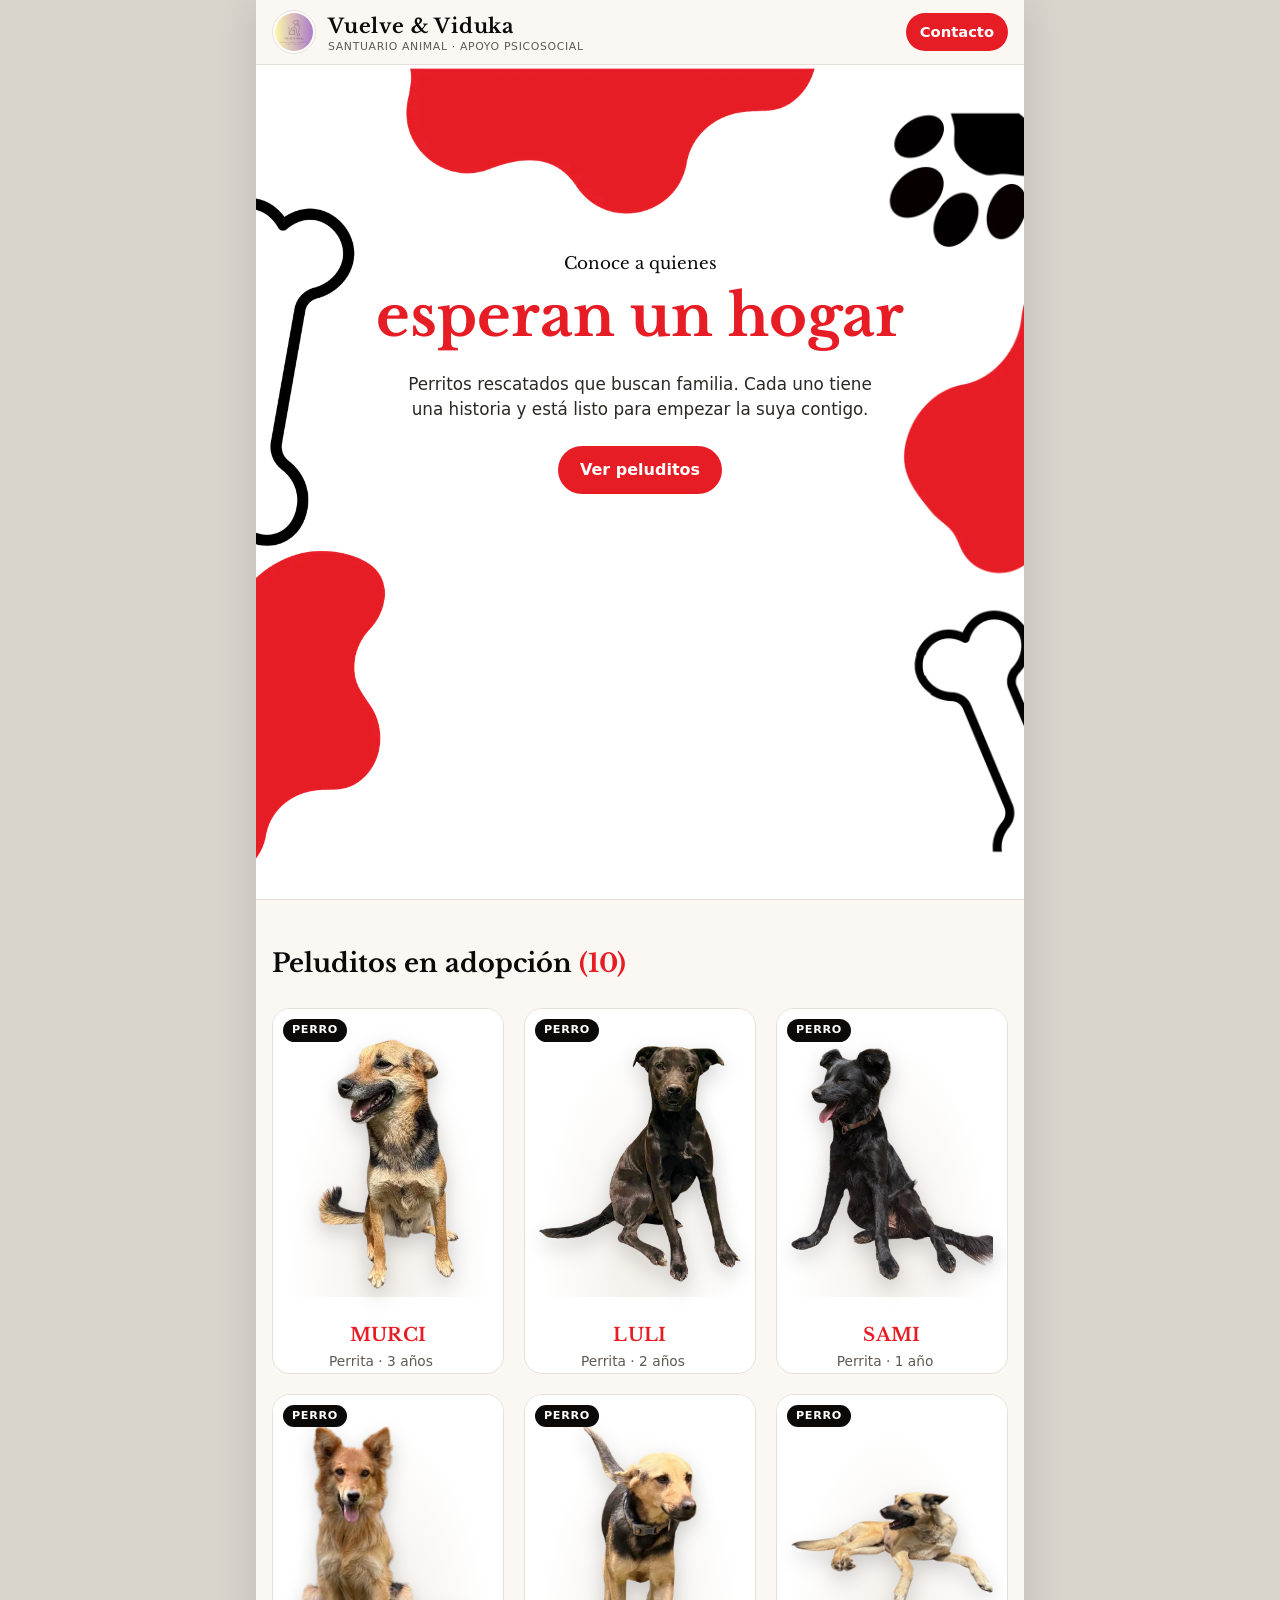
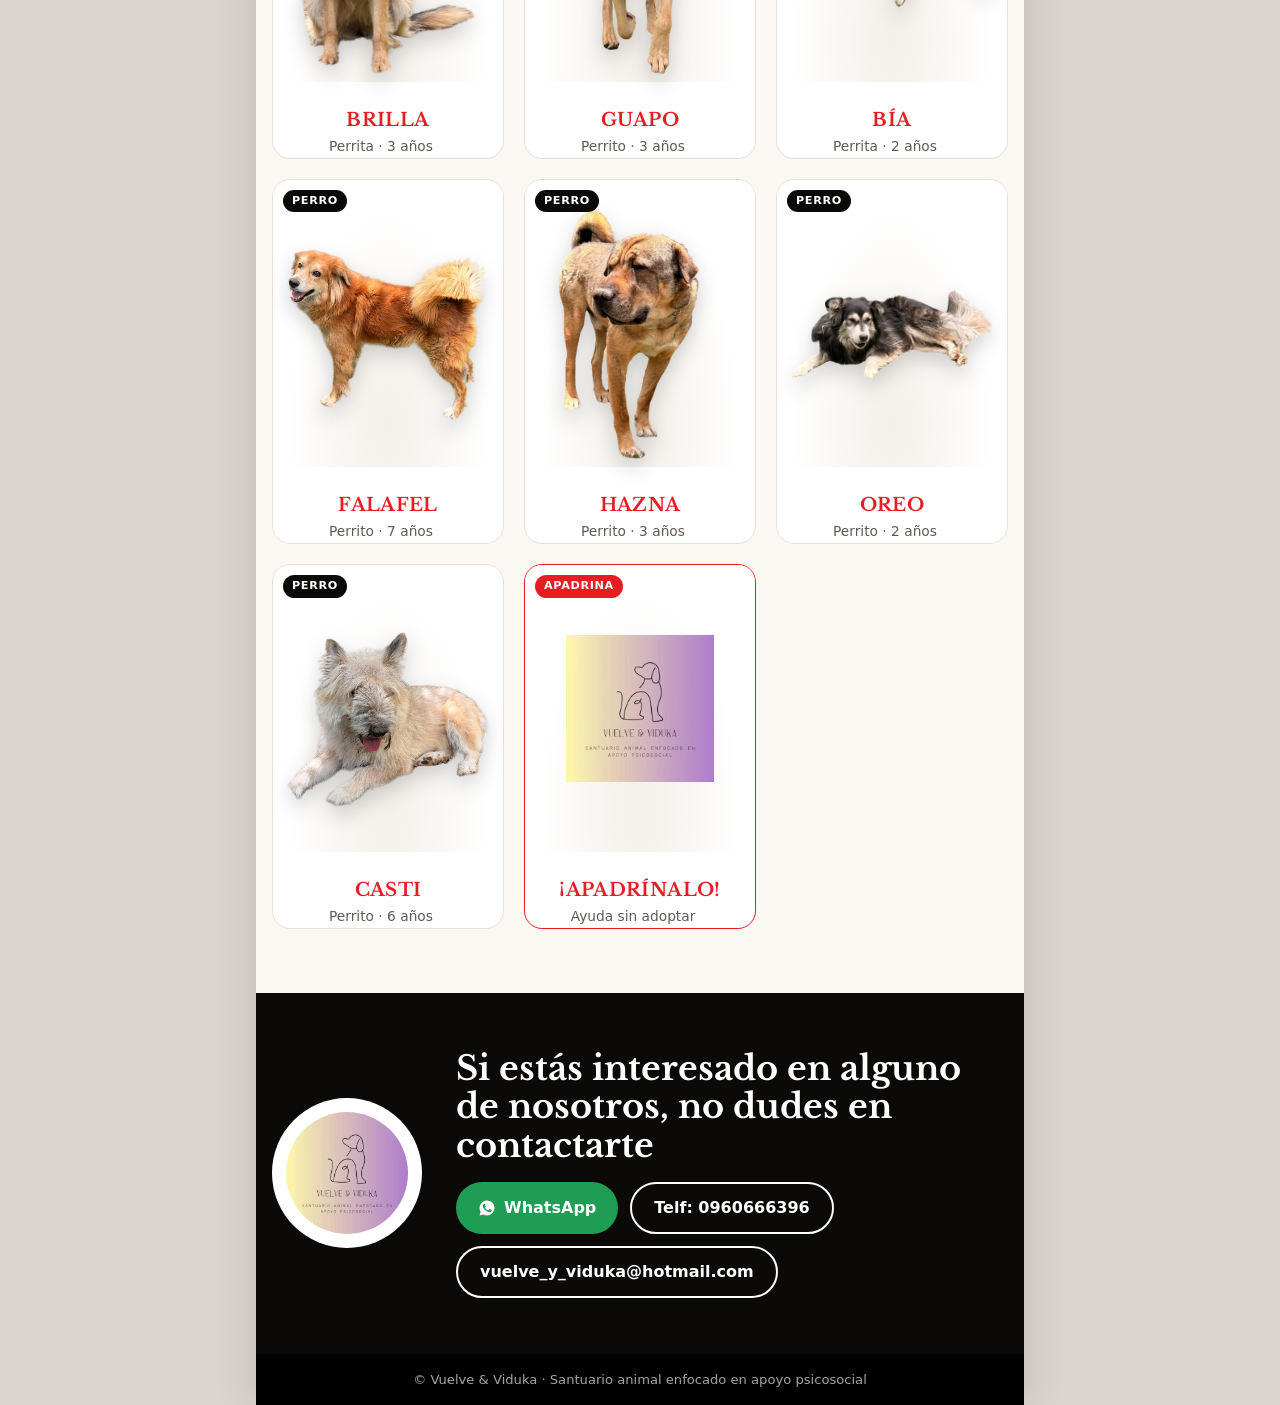
<file: vuelve-y-viduka/index.html>
<!doctype html>
<html lang="es">
  <head>
    <meta charset="utf-8" />
    <meta name="viewport" content="width=device-width, initial-scale=1" />
    <title>Vuelve & Viduka · Catálogo de adopción</title>
    <meta
      name="description"
      content="Conoce a los perritos de Vuelve & Viduka que esperan un hogar. Ven a la feria de adopción."
    />
    <link rel="icon" href="img/logo.webp" type="image/webp" />
    <link rel="preconnect" href="https://fonts.googleapis.com" />
    <link rel="preconnect" href="https://fonts.gstatic.com" crossorigin />
    <link
      href="https://fonts.googleapis.com/css2?family=Libre+Baskerville:wght@400;700&display=swap"
      rel="stylesheet"
    />
    <link rel="stylesheet" href="../comun/css/styles.css" />
  </head>
  <body>
    <header class="top">
      <div class="wrap">
        <a class="brand" href="#inicio" aria-label="Vuelve & Viduka, inicio">
          <img src="img/logo.webp" alt="" width="44" height="44" />
          <span><b>Vuelve & Viduka</b><small>Santuario animal · apoyo psicosocial</small></span>
        </a>
        <nav aria-label="Principal">
          <a class="cta" href="#contacto">Contacto</a>
        </nav>
      </div>
    </header>

    <main id="inicio">
      <section class="hero">
        <img
          class="deco d-left"
          src="../comun/img/capas/perros_1_izquierda.webp"
          alt=""
        />
        <img
          class="deco d-right"
          src="../comun/img/capas/perros_3_derecha.webp"
          alt=""
        />
        <img
          class="deco d-top"
          src="../comun/img/capas/perros_2_centro_superior.webp"
          alt=""
        />
        <div class="wrap">
          <div class="inner">
            <p class="kicker">Conoce a quienes</p>
            <h1>esperan un hogar</h1>
            <p class="lead">
              Perritos rescatados que buscan familia. Cada uno tiene una
              historia y está listo para empezar la suya contigo.
            </p>
            <a class="btn" href="#peluditos">Ver peluditos</a>
          </div>
        </div>
      </section>

      <section class="catalog" id="peluditos" aria-labelledby="t-masc">
        <div class="wrap">
          <div class="bar">
            <h2 id="t-masc">Peluditos en adopción <span id="count"></span></h2>
          </div>
          <ul class="grid" id="grid"></ul>
          <p class="empty" id="empty">
            Estamos actualizando las fichas. Escríbenos para conocer los
            peluditos disponibles.
          </p>
        </div>
      </section>
    </main>

    <section class="contact" id="contacto">
      <div class="wrap">
        <img
          src="img/logo.webp"
          alt="Logo de Vuelve & Viduka"
          width="150"
          height="150"
          loading="lazy"
        />
        <div>
          <h2>
            Si estás interesado en alguno de nosotros, no dudes en contactarte
          </h2>
          <div class="row">
            <a
              class="btn wa"
              id="wa-main"
              href="#"
              target="_blank"
              rel="noopener"
              ><svg viewBox="0 0 24 24" aria-hidden="true">
                <path
                  d="M12.04 2a9.9 9.9 0 0 0-8.5 14.95L2 22l5.2-1.5A9.9 9.9 0 1 0 12.04 2Zm5.8 14.05c-.25.7-1.45 1.33-2 1.4-.5.07-1.13.1-1.8-.12-.42-.13-.95-.31-1.63-.6-2.87-1.24-4.74-4.13-4.88-4.32-.14-.19-1.17-1.56-1.17-2.97 0-1.42.74-2.12 1-2.4.27-.3.58-.37.78-.37h.56c.18 0 .43-.07.67.52.25.6.85 2.07.92 2.22.08.15.13.33.03.52-.1.2-.15.31-.3.48l-.45.52c-.15.15-.3.31-.13.6.18.3.78 1.28 1.67 2.07 1.14 1.02 2.1 1.33 2.4 1.48.3.15.47.13.65-.08.18-.2.75-.88.95-1.18.2-.3.4-.25.67-.15.27.1 1.73.82 2.03.97.3.15.5.22.57.35.08.12.08.72-.17 1.42Z"
                /></svg
              >WhatsApp</a
            >
            <a class="btn ghost" href="tel:+593960666396">Telf: 0960666396</a>
            <a class="btn ghost" href="mailto:vuelve_y_viduka@hotmail.com"
              >vuelve_y_viduka@hotmail.com</a
            >
          </div>
        </div>
      </div>
    </section>
    <footer>© Vuelve & Viduka · Santuario animal enfocado en apoyo psicosocial</footer>

    <!-- Tablet y escritorio (≥ 768 px): modal de una ficha -->
    <dialog id="dlgm" aria-label="Ficha del peludito">
      <div class="sheet" id="sheet">
        <div class="panel">
          <button class="m-close" id="m-close" aria-label="Cerrar">×</button>
          <div id="mficha"></div>
          <aside class="info">
            <p class="eyebrow" id="i-eyebrow">Perro en adopción</p>
            <h3 id="i-name"></h3>
            <div class="chips" id="i-chips"></div>
            <p class="note" id="i-text"></p>
            <p class="note">Escríbenos y coordinamos la adopción.</p>
            <div class="actions">
              <a
                class="btn wa"
                id="i-wa"
                href="#"
                target="_blank"
                rel="noopener"
                ><svg viewBox="0 0 24 24" aria-hidden="true">
                  <path
                    d="M12.04 2a9.9 9.9 0 0 0-8.5 14.95L2 22l5.2-1.5A9.9 9.9 0 1 0 12.04 2Zm5.8 14.05c-.25.7-1.45 1.33-2 1.4-.5.07-1.13.1-1.8-.12-.42-.13-.95-.31-1.63-.6-2.87-1.24-4.74-4.13-4.88-4.32-.14-.19-1.17-1.56-1.17-2.97 0-1.42.74-2.12 1-2.4.27-.3.58-.37.78-.37h.56c.18 0 .43-.07.67.52.25.6.85 2.07.92 2.22.08.15.13.33.03.52-.1.2-.15.31-.3.48l-.45.52c-.15.15-.3.31-.13.6.18.3.78 1.28 1.67 2.07 1.14 1.02 2.1 1.33 2.4 1.48.3.15.47.13.65-.08.18-.2.75-.88.95-1.18.2-.3.4-.25.67-.15.27.1 1.73.82 2.03.97.3.15.5.22.57.35.08.12.08.72-.17 1.42Z"
                  /></svg
                ><span>Quiero adoptar</span></a
              >
              <a class="btn dark" href="tel:+593960666396"
                >Llamar · 0960666396</a
              >
              <a class="btn ghost" id="i-mail" href="#">Escribir por correo</a>
            </div>
            <div class="navrow">
              <button class="btn ghost" id="prev">← Anterior</button>
              <button class="btn ghost" id="next">Siguiente →</button>
            </div>
          </aside>
        </div>
      </div>
    </dialog>

    <!-- Móvil (< 768 px): todas las fichas en un solo scroll -->
    <dialog id="dlg" aria-label="Fichas de adopción">
      <span class="counter" id="counter" aria-live="polite"></span>
      <button class="close" id="close" aria-label="Volver al catálogo">
        ×
      </button>
      <div class="feed" id="feed"></div>
      <div class="adoptbar">
        <p class="who" style="margin: 0">Adopta a <span id="b-name"></span></p>
        <a class="btn wa" id="b-wa" href="#" target="_blank" rel="noopener"
          ><svg viewBox="0 0 24 24" aria-hidden="true">
            <path
              d="M12.04 2a9.9 9.9 0 0 0-8.5 14.95L2 22l5.2-1.5A9.9 9.9 0 1 0 12.04 2Zm5.8 14.05c-.25.7-1.45 1.33-2 1.4-.5.07-1.13.1-1.8-.12-.42-.13-.95-.31-1.63-.6-2.87-1.24-4.74-4.13-4.88-4.32-.14-.19-1.17-1.56-1.17-2.97 0-1.42.74-2.12 1-2.4.27-.3.58-.37.78-.37h.56c.18 0 .43-.07.67.52.25.6.85 2.07.92 2.22.08.15.13.33.03.52-.1.2-.15.31-.3.48l-.45.52c-.15.15-.3.31-.13.6.18.3.78 1.28 1.67 2.07 1.14 1.02 2.1 1.33 2.4 1.48.3.15.47.13.65-.08.18-.2.75-.88.95-1.18.2-.3.4-.25.67-.15.27.1 1.73.82 2.03.97.3.15.5.22.57.35.08.12.08.72-.17 1.42Z"
            /></svg
          ><span>Quiero adoptar</span></a
        >
        <a class="btn ghost" href="tel:+593960666396"
          ><span>Llamar<span class="hide-sm"> · 0960666396</span></span></a
        >
        <a class="btn ghost" id="b-mail" href="#">Correo</a>
      </div>
    </dialog>

    <script src="js/pets.js"></script>
    <script src="../comun/js/app.js"></script>
  </body>
</html>
</file>
<file: comun/css/styles.css>
/* Libre Baskerville Bold (OFL) recortada a los glifos usados, para que la ficha se vea igual sin internet.
   Lo que no esté en estos recortes se toma de Google Fonts (con internet) o de Georgia. */
@font-face {
  font-family: "LB Ficha";
  src: url(../fonts/LibreBaskerville-Bold-a.woff) format("woff");
  font-weight: 700;
  font-display: block;
  unicode-range: U+0020, U+003A, U+0041-0045, U+0047-0055, U+005A, U+0061, U+0063, U+0065, U+006E-006F;
}
@font-face {
  font-family: "LB Ficha";
  src: url(../fonts/LibreBaskerville-Bold-b.woff) format("woff");
  font-weight: 700;
  font-display: block;
  unicode-range: U+0020, U+003A, U+0041-0043, U+0047, U+0049, U+004C, U+004F, U+0052, U+0054, U+0061-0067, U+0069-006A, U+006C-0070, U+0072-0073, U+0075, U+0079, U+00F3;
}
:root {
  /* Glifos del PDF original (Libre Baskerville Bold, OFL) para la ficha sin internet */
  --red: #e71d26;
  --red-dark: #b9141a;
  --ink: #0b0a09;
  --paper: #edeae6;
  --cream: #fbf8f4;
  --line: #e6e0d8;
  --muted: #5f5a54;
  --serif:
    "Libre Baskerville", "Baskerville", "Georgia", "Times New Roman", serif;
  --sans:
    system-ui, -apple-system, "Segoe UI", Roboto, Helvetica, Arial, sans-serif;
}
* {
  box-sizing: border-box;
}
html {
  scroll-behavior: smooth;
}
#peluditos,
#contacto {
  scroll-margin-top: 64px;
}
html {
  background: #d9d4cc;
}
body {
  margin: 0 auto;
  max-width: 768px;
  box-shadow: 0 0 40px rgba(0, 0, 0, 0.12);
  background: var(--cream);
  color: var(--ink);
  font-family: var(--sans);
  line-height: 1.5;
  -webkit-font-smoothing: antialiased;
}
img {
  display: block;
}
a {
  color: inherit;
}
.wrap {
  width: min(1180px, 100% - 32px);
  margin-inline: auto;
}

/* ---------- Cabecera ---------- */
.top {
  position: sticky;
  top: 0;
  z-index: 20;
  background: rgba(251, 248, 244, 0.92);
  backdrop-filter: blur(8px);
  border-bottom: 1px solid var(--line);
}
.top .wrap {
  display: flex;
  align-items: center;
  gap: 14px;
  height: var(--headh, 64px);
}
.brand {
  display: flex;
  align-items: center;
  gap: 12px;
  text-decoration: none;
}
.brand img {
  width: 44px;
  height: 44px;
  border-radius: 50%;
  background: #fff;
  object-fit: contain;
  padding: 2px;
  border: 1px solid var(--line);
}
.brand b {
  font-family: var(--serif);
  font-size: 1.25rem;
  letter-spacing: 0.04em;
}
.brand small {
  display: block;
  font-size: 0.68rem;
  letter-spacing: 0.06em;
  text-transform: uppercase;
  color: var(--muted);
  line-height: 1.1;
}
.top nav {
  margin-left: auto;
  display: flex;
  gap: 6px;
}
.top nav a {
  text-decoration: none;
  font-weight: 600;
  font-size: 0.92rem;
  padding: 8px 14px;
  border-radius: 999px;
}
.top nav a:hover {
  background: var(--paper);
}
.top nav a.cta {
  background: var(--red);
  color: #fff;
}
.top nav a.cta:hover {
  background: var(--red-dark);
}

/* ---------- Hero ---------- */
.hero {
  position: relative;
  overflow: hidden;
  background: #fff;
  border-bottom: 1px solid var(--line);
}
.hero .deco {
  position: absolute;
  pointer-events: none;
  user-select: none;
}
/* Cabecera + hero ocupan el 100 % del alto visible (above the fold).
   svh = alto estable en móvil (descontando la barra del navegador); vh como respaldo. */
:root {
  --headh: 64px;
  --pw: min(100vw, 768px);
}
.hero {
  --blob: min(560px, calc(var(--pw) * 0.86), 52svh);
  display: flex;
  align-items: flex-start;
  min-height: calc(100vh - var(--headh) - 1px);
  min-height: calc(100svh - var(--headh) - 1px);
  padding-top: calc(var(--blob) * 0.33);
}
.hero > .wrap {
  width: 100%;
}
.hero .d-top {
  top: calc(var(--blob) * -0.14);
  left: 50%;
  width: var(--blob);
  transform: translateX(-50%);
}
.hero .d-left {
  left: 0;
  top: 0;
  width: max(
    clamp(64px, calc(var(--pw) * 0.2), 300px),
    calc((100svh - var(--headh) - 1px) / 6.85)
  );
}
.hero .d-right {
  right: 0;
  top: 0;
  width: max(
    clamp(56px, calc(var(--pw) * 0.18), 260px),
    calc((100svh - var(--headh) - 1px) / 5.85)
  );
}
.hero .inner {
  position: relative;
  text-align: center;
  padding: 2em 0 clamp(20px, 4svh, 48px);
  max-width: 640px;
  margin-inline: auto;
}
@media (max-width: 560px) {
  .hero .inner {
    padding-inline: 2em;
  }
  .brand small {
    display: none;
  }
  .hero .d-left,
  .hero .d-right {
    opacity: 0.9;
  }
  .hero .d-left {
    transform: translateX(-24%);
  }
  .hero .d-right {
    transform: translateX(24%);
  }
  .hero .inner h1 {
    font-size: clamp(2.2rem, 6.4vw, 1.9rem);
  }
}
.hero .kicker {
  font-family: var(--serif);
  font-size: 1.05rem;
  margin: 0;
}
.hero h1 {
  font-family: var(--serif);
  font-size: clamp(2rem, 5.4vw, 3.6rem);
  line-height: 1.1;
  margin: 0.15em 0 0.4em;
  color: var(--red);
}
.hero p.lead {
  margin: 0 auto 1.4em;
  max-width: 46ch;
  color: #2b2825;
  font-size: 1.05rem;
}
/* Pantallas bajas (móvil horizontal, ventanas chatas): compactar para que siga cabiendo */
@media (max-height: 620px) {
  .hero {
    --blob: min(560px, calc(var(--pw) * 0.86), 40svh);
  }
  .hero h1 {
    font-size: clamp(1.6rem, 4.4vw, 2.4rem);
  }
  .hero p.lead {
    font-size: 0.95rem;
    margin-bottom: 1em;
  }
  .btn {
    padding: 10px 20px;
  }
}
.btn {
  display: inline-flex;
  align-items: center;
  gap: 8px;
  border: 0;
  cursor: pointer;
  font: inherit;
  font-weight: 700;
  text-decoration: none;
  padding: 12px 22px;
  border-radius: 999px;
  background: var(--red);
  color: #fff;
  transition:
    background 0.15s,
    transform 0.15s;
}
.btn:hover {
  background: var(--red-dark);
}
.btn:active {
  transform: translateY(1px);
}
.btn.ghost {
  background: #fff;
  color: var(--ink);
  border: 2px solid var(--ink);
}
.btn.ghost:hover {
  background: var(--ink);
  color: #fff;
}
.btn.wa {
  background: #1f9d55;
}
.btn.wa:hover {
  background: #17803f;
}
.btn.dark {
  background: var(--ink);
}
.btn.dark:hover {
  background: #2a2724;
}
.btn svg {
  width: 18px;
  height: 18px;
  fill: currentColor;
  flex: none;
}
:focus-visible {
  outline: 3px solid var(--ink);
  outline-offset: 2px;
}

/* ---------- Catálogo ---------- */
.catalog {
  padding: 44px 0 64px;
}
.bar {
  display: flex;
  flex-wrap: wrap;
  align-items: center;
  gap: 12px;
  margin-bottom: 26px;
}
.bar h2 {
  font-family: var(--serif);
  font-size: 1.6rem;
  margin: 0 auto 0 0;
}
.bar h2 span {
  color: var(--red);
}
.pills {
  display: flex;
  gap: 8px;
  flex-wrap: wrap;
}
.pill {
  font: inherit;
  font-weight: 600;
  font-size: 0.92rem;
  padding: 8px 16px;
  border-radius: 999px;
  border: 2px solid var(--ink);
  background: #fff;
  cursor: pointer;
}
.pill[aria-pressed="true"] {
  background: var(--ink);
  color: #fff;
}
.pill:hover:not([aria-pressed="true"]) {
  background: var(--paper);
}
.grid {
  display: grid;
  gap: 20px;
  grid-template-columns: repeat(auto-fill, minmax(210px, 1fr));
  list-style: none;
  margin: 0;
  padding: 0;
}
.grid li {
  display: flex;
}
.card {
  position: relative;
  height: 100%;
  background: #fff;
  border: 1px solid var(--line);
  border-radius: 18px;
  overflow: hidden;
  cursor: pointer;
  text-align: center;
  padding: 0;
  font: inherit;
  color: inherit;
  width: 100%;
  transition:
    transform 0.18s,
    box-shadow 0.18s,
    border-color 0.18s;
  display: block;
}
.card:hover {
  transform: translateY(-4px);
  box-shadow: 0 14px 30px -14px rgba(0, 0, 0, 0.35);
  border-color: var(--ink);
}
.card .ph {
  position: relative;
  display: block;
  aspect-ratio: 4/5;
  background: radial-gradient(ellipse at 50% 85%, #f3efe9 0, #fff 62%);
}
/* Huella detrás del peludito (queda tras la foto; se tiñe un poco más al pasar el cursor) */
.card .ph::before {
  content: "";
  position: absolute;
  inset: 0;
  pointer-events: none;
  opacity: 0.11;
  transition:
    opacity 0.25s,
    transform 0.25s;
}
.card:hover .ph::before {
  opacity: 0.18;
  transform: rotate(-4deg) scale(1.03);
}
.card .ph img {
  position: absolute;
  left: 14px;
  top: 30px;
  width: calc(100% - 28px);
  height: calc(100% - 38px);
  object-fit: contain;
  filter: drop-shadow(0 8px 10px rgba(0, 0, 0, 0.18));
}
.card .meta {
  padding: 8px 14px 18px;
}
.card .nm {
  font-family: var(--serif);
  font-weight: 700;
  font-size: 1.15rem;
  color: var(--red);
  letter-spacing: 0.02em;
  text-transform: uppercase;
  display: block;
}
.card .sub {
  font-size: 0.86rem;
  color: var(--muted);
}
.card .tag {
  z-index: 2;
  position: absolute;
  top: 10px;
  left: 10px;
  font-size: 0.7rem;
  font-weight: 700;
  letter-spacing: 0.06em;
  text-transform: uppercase;
  background: var(--ink);
  color: #fff;
  padding: 3px 9px;
  border-radius: 999px;
}
.empty {
  display: none;
  text-align: center;
  color: var(--muted);
  padding: 40px 0;
}

/* ---------- Ficha (diseño original por capas) ----------
   Contenedor con la proporción de la página (810 × 1012,5 pt = 4:5); capas en %, textos en cqw.
   Las capas vienen de una página A4: Canva las muestra al mismo ancho y recortadas arriba y abajo
   (3509/2481 − 1,25) / 2 / 1,25 = 6,57 % de la altura. */
.ficha {
  position: relative;
  container-type: inline-size;
  aspect-ratio: 810/1012.5;
  background: #fff;
  overflow: hidden;
  width: 100%;
  color: #000;
}
.ficha > * {
  position: absolute;
  margin: 0;
}
.ficha img {
  user-select: none;
  -webkit-user-drag: none;
}
.ficha .l,
.ficha .c,
.ficha .r {
  top: -6.57%;
  height: auto;
  z-index: 0;
}
.ficha .l {
  left: 0;
  width: 20.64%;
}
.ficha .c {
  left: 20.64%;
  width: 55.18%;
}
.ficha .r {
  left: 75.82%;
  width: 24.18%;
}
.ficha .pet {
  z-index: 1;
  object-fit: contain;
}
.ficha .hello {
  z-index: 2;
  left: 0;
  right: 0;
  top: 14.78%;
  text-align: center;
  font-family: "LB Ficha", var(--serif);
  font-weight: 700;
  font-size: 5.185cqw;
  line-height: 1;
  white-space: nowrap;
}
.ficha .pname {
  z-index: 2;
  left: 0;
  right: 0;
  top: 21%;
  text-align: center;
  font-family: "LB Ficha", var(--serif);
  font-weight: 700;
  color: var(--red);
  text-transform: uppercase;
  font-size: 7.406cqw;
  line-height: 1;
  white-space: nowrap;
}
.ficha .story {
  z-index: 2;
  left: 20.835%;
  width: 58.33%;
  top: 74.35%;
  font-family:
    "Helvetica Neue", Helvetica, Arial, "Liberation Sans", sans-serif;
  font-size: 3.209cqw;
  line-height: 1.3846;
  letter-spacing: -0.022em;
}
.ficha .pname.full {
  font-family: var(--serif);
}
/* Ficha final "Apadrínalo": logo de la fundación en el lugar de la foto */
.ficha .logo-big {
  z-index: 1;
  left: 30%;
  top: 34%;
  width: 40%;
  height: 32%;
  object-fit: contain;
}
/* Títulos un poco más abajo y texto un poco más arriba que en las fichas de peluditos */
.ficha.apadrina .hello {
  top: 18%;
}
.ficha.apadrina .pname {
  top: 24.3%;
}
.ficha.apadrina .story {
  top: 70%;
}
.card.apadrina {
  border-color: var(--red);
}
.card.apadrina .tag {
  background: var(--red);
}
.card.apadrina .ph img {
  left: 18%;
  top: 22%;
  width: 64%;
  height: 56%;
  filter: none;
}
/* Cada renglón respeta el corte del original y se justifica igual (el último a la izquierda) */
.ficha .story span {
  display: block;
  text-align: justify;
  text-align-last: justify;
  white-space: nowrap;
}
.ficha .story span:last-child {
  text-align-last: left;
}

/* ---------- Vista de adopción: todas las fichas en un solo scroll ---------- */
dialog#dlg {
  border: 0;
  padding: 0;
  margin: 0;
  background: #2a2421;
  max-width: none;
  max-height: none;
  width: 100vw;
  height: 100dvh;
  overflow: hidden;
  color: var(--ink);
}
dialog#dlg::backdrop {
  background: #2a2421;
}
.feed {
  height: 100%;
  overflow-y: auto;
  overscroll-behavior: contain;
  scroll-snap-type: y proximity;
  --barh: 76px;
  padding: 16px 16px calc(var(--barh) + 16px);
}
.feed article {
  scroll-snap-align: center;
  scroll-margin-block: 16px calc(var(--barh) + 16px);
  display: flex;
  justify-content: center;
  margin: 0 auto 24px;
}
.feed article:last-child {
  margin-bottom: 0;
}
/* Cada ficha cabe completa en pantalla: el ancho se limita por la altura disponible (4:5) */
.feed .ficha {
  width: min(100%, 640px, calc((100dvh - var(--barh) - 32px) * 0.8));
  border-radius: 6px;
  box-shadow: 0 18px 50px rgba(0, 0, 0, 0.45);
}
.close {
  position: fixed;
  top: 14px;
  right: 14px;
  z-index: 10;
  width: 44px;
  height: 44px;
  border-radius: 50%;
  border: 0;
  background: #fff;
  color: var(--ink);
  font-size: 1.5rem;
  line-height: 1;
  cursor: pointer;
  display: grid;
  place-items: center;
  box-shadow: 0 4px 14px rgba(0, 0, 0, 0.35);
}
.close:hover {
  background: var(--red);
  color: #fff;
}
.counter {
  position: fixed;
  top: 14px;
  left: 14px;
  z-index: 10;
  background: rgba(255, 255, 255, 0.92);
  border-radius: 999px;
  padding: 8px 14px;
  font-size: 0.85rem;
  font-weight: 700;
}
/* Barra de contacto fija */
.adoptbar {
  position: fixed;
  left: 0;
  right: 0;
  bottom: 0;
  z-index: 10;
  min-height: 76px;
  display: flex;
  align-items: center;
  justify-content: center;
  flex-wrap: wrap;
  gap: 10px;
  padding: 12px 16px;
  background: var(--ink);
  color: #fff;
}
.adoptbar .who {
  font-family: var(--serif);
  font-weight: 700;
  font-size: 1.05rem;
  margin-right: 8px;
}
.adoptbar .who span {
  color: var(--red);
}
.adoptbar .btn {
  padding: 10px 18px;
  font-size: 0.92rem;
}
.adoptbar .btn.ghost {
  background: transparent;
  color: #fff;
  border-color: #fff;
}
.adoptbar .btn.ghost:hover {
  background: #fff;
  color: var(--ink);
}
@media (max-width: 620px) {
  .feed {
    --barh: 112px;
    padding-inline: 0;
  }
  .feed .ficha {
    border-radius: 0;
  }
  .adoptbar .who {
    width: 100%;
    text-align: center;
    margin: 0;
  }
  .adoptbar .btn {
    padding: 9px 14px;
    font-size: 0.85rem;
  }
  .adoptbar .hide-sm {
    display: none;
  }
}

/* ---------- Tablet y escritorio: modal con ficha + panel de información ---------- */
dialog#dlgm {
  border: 0;
  padding: 0;
  background: transparent;
  max-width: none;
  max-height: none;
  width: 100%;
  height: 100%;
  overflow: auto;
}
dialog#dlgm::backdrop {
  background: rgba(11, 10, 9, 0.72);
  backdrop-filter: blur(3px);
}
#dlgm .sheet {
  min-height: 100%;
  display: grid;
  place-items: center;
  padding: 16px;
}
#dlgm .panel {
  position: relative;
  display: grid;
  grid-template-columns:
    minmax(0, min(560px, calc((100vh - 48px) * 0.8)))
    minmax(260px, 340px);
  background: #fff;
  border-radius: 22px;
  overflow: hidden;
  box-shadow: 0 30px 80px rgba(0, 0, 0, 0.5);
  width: max-content;
  max-width: 100%;
}
#dlgm .info {
  padding: 30px 26px;
  display: flex;
  flex-direction: column;
  gap: 14px;
  background: var(--cream);
  border-left: 1px solid var(--line);
}
#dlgm .eyebrow {
  font-size: 0.78rem;
  letter-spacing: 0.08em;
  text-transform: uppercase;
  color: var(--muted);
  margin: 0;
}
#dlgm h3 {
  font-family: var(--serif);
  font-size: 1.9rem;
  line-height: 1.1;
  margin: 0;
  color: var(--red);
  text-transform: uppercase;
}
#dlgm .chips {
  display: flex;
  gap: 8px;
  flex-wrap: wrap;
}
#dlgm .chip {
  font-size: 0.82rem;
  font-weight: 600;
  background: #fff;
  border: 1px solid var(--line);
  border-radius: 999px;
  padding: 4px 12px;
}
#dlgm .note {
  margin: 0;
  color: #2b2825;
  font-size: 0.95rem;
}
#dlgm .actions {
  display: grid;
  gap: 10px;
  margin-top: 4px;
}
#dlgm .actions .btn {
  justify-content: center;
}
#dlgm .navrow {
  display: flex;
  gap: 8px;
  margin-top: auto;
  padding-top: 10px;
}
#dlgm .navrow .btn {
  flex: 1;
  justify-content: center;
  padding: 10px 12px;
  font-size: 0.9rem;
}
#dlgm .m-close {
  position: absolute;
  top: 10px;
  right: 10px;
  z-index: 10;
  width: 40px;
  height: 40px;
  border-radius: 50%;
  border: 0;
  background: var(--ink);
  color: #fff;
  font-size: 1.4rem;
  line-height: 1;
  cursor: pointer;
  display: grid;
  place-items: center;
}
#dlgm .m-close:hover {
  background: var(--red);
}
@media (max-width: 820px) {
  #dlgm .sheet {
    padding: 0;
    place-items: start center;
  }
  #dlgm .panel {
    grid-template-columns: 1fr;
    border-radius: 0;
    width: 100%;
    min-height: 100%;
  }
  #dlgm .info {
    border-left: 0;
    border-top: 1px solid var(--line);
  }
}

/* ---------- Contacto ---------- */
.contact {
  background: var(--ink);
  color: #fff;
  padding: 56px 0;
}
.contact .wrap {
  display: grid;
  grid-template-columns: auto 1fr;
  gap: 34px;
  align-items: center;
}
.contact img {
  width: 150px;
  height: 150px;
  border-radius: 50%;
  background: #fff;
  object-fit: contain;
  padding: 14px;
}
.contact h2 {
  font-family: var(--serif);
  font-size: clamp(1.5rem, 3.4vw, 2.1rem);
  line-height: 1.15;
  margin: 0 0 0.5em;
}
.contact .row {
  display: flex;
  flex-wrap: wrap;
  gap: 12px;
}
.contact a.btn.ghost {
  background: transparent;
  color: #fff;
  border-color: #fff;
}
.contact a.btn.ghost:hover {
  background: #fff;
  color: var(--ink);
}
@media (max-width: 620px) {
  .contact .wrap {
    grid-template-columns: 1fr;
    text-align: center;
    justify-items: center;
  }
  .contact .row {
    justify-content: center;
  }
}
footer {
  background: #000;
  color: #a9a39b;
  font-size: 0.82rem;
  text-align: center;
  padding: 16px;
}
@media (prefers-reduced-motion: reduce) {
  * {
    transition: none !important;
    scroll-behavior: auto !important;
  }
}

/* ---------- Ajustes: salud, vacío ---------- */
.empty.show {
  display: block;
}
.feed article {
  flex-direction: column;
  align-items: center;
  scroll-snap-align: start;
}
</file>
